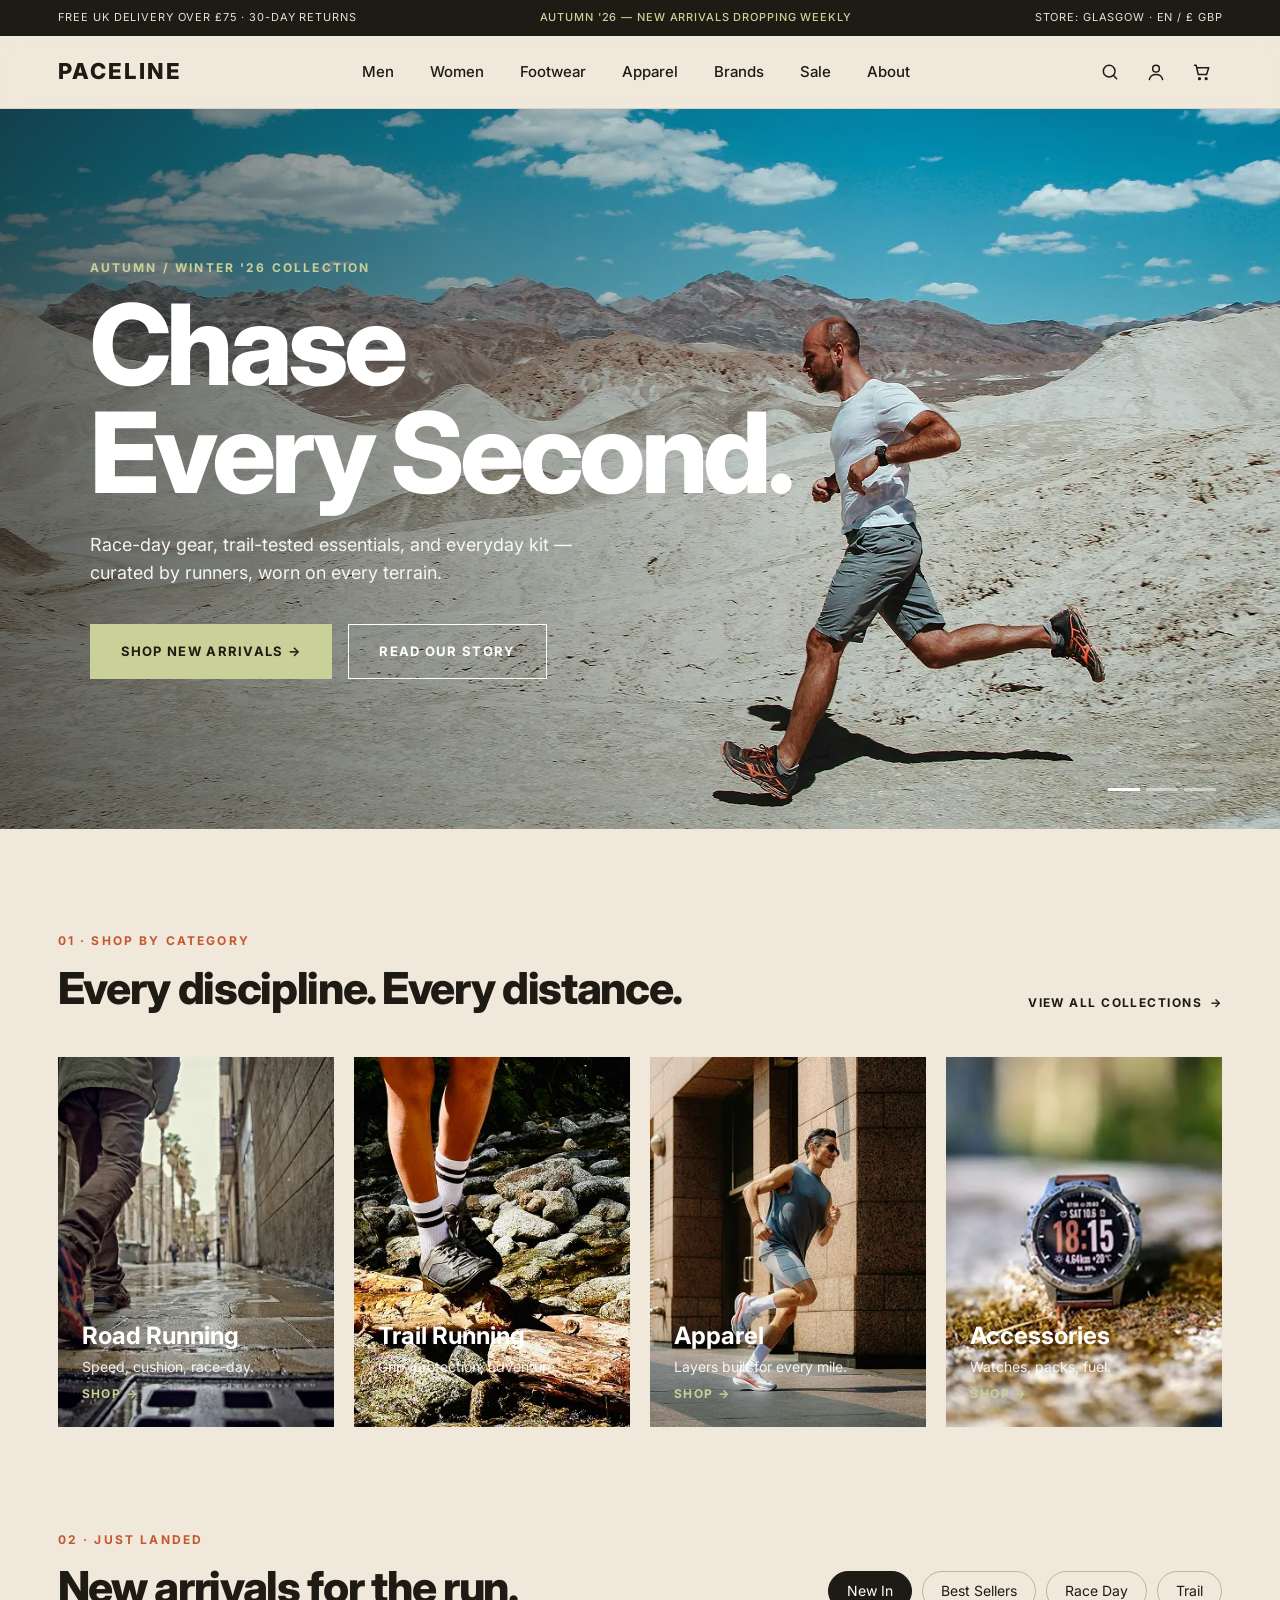
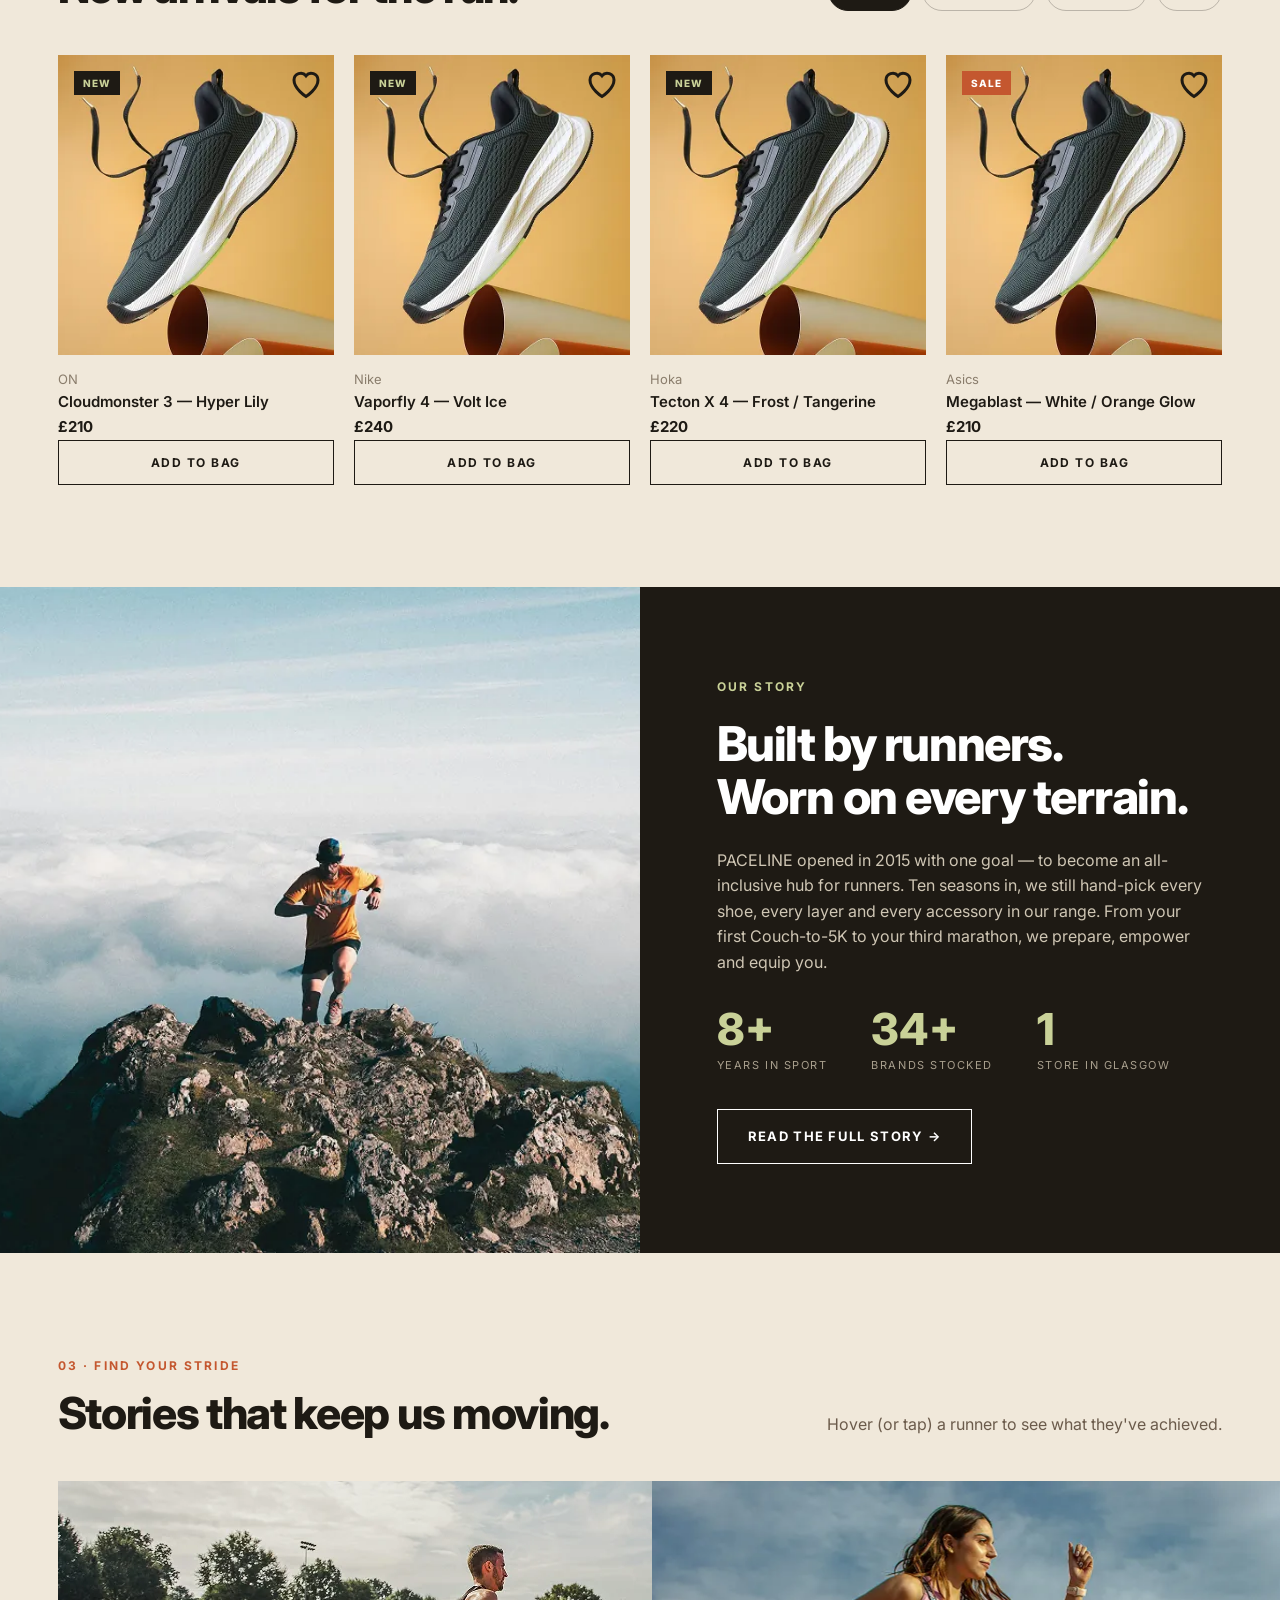
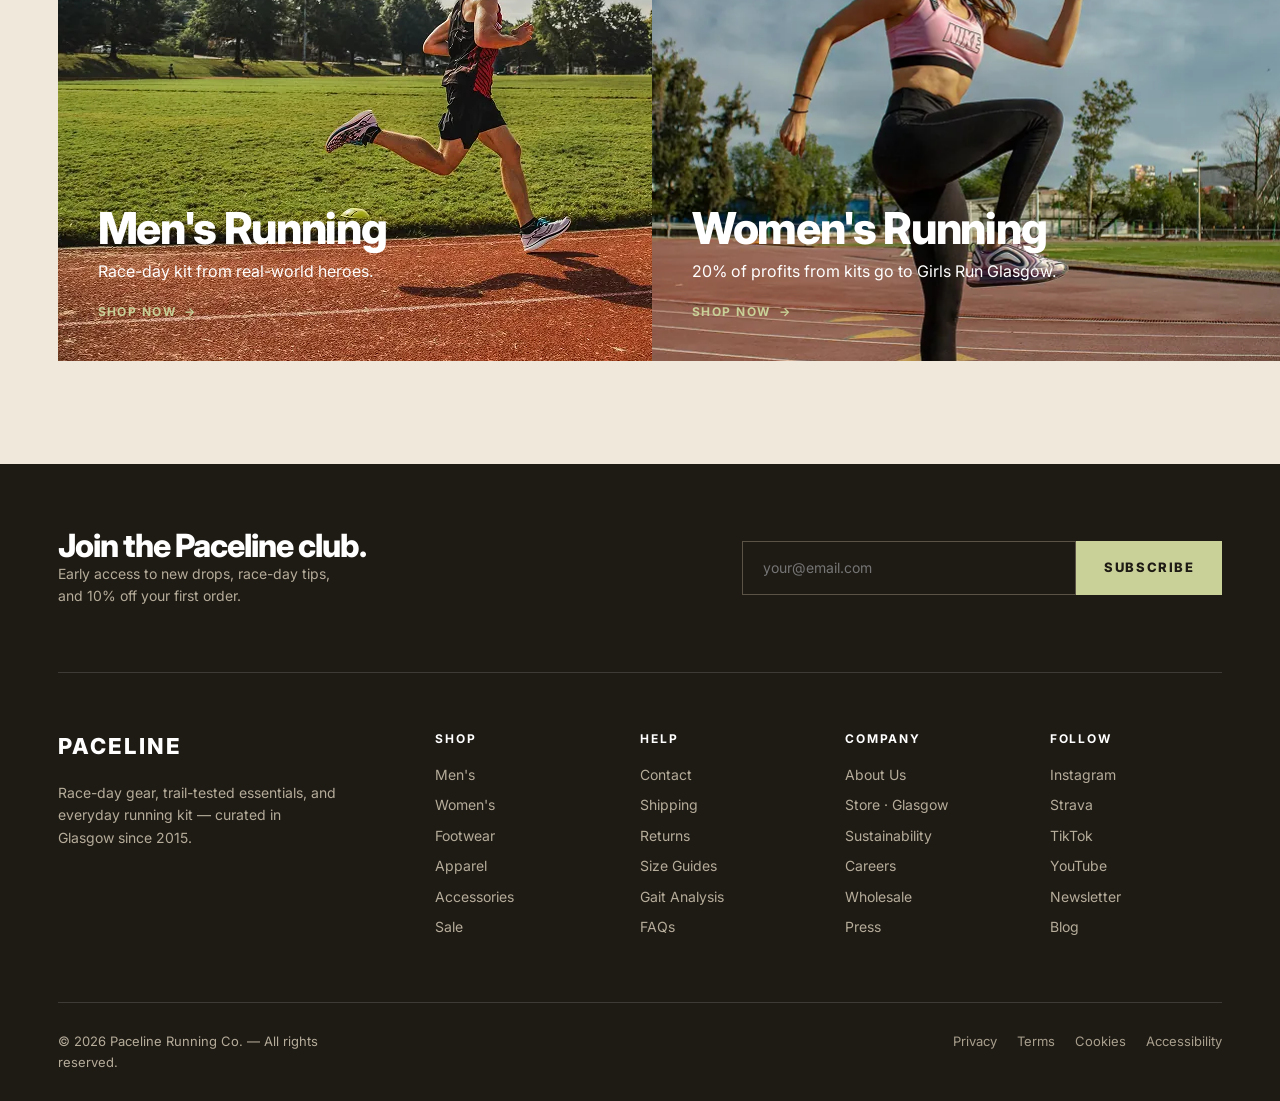
<file: index.html>
<!DOCTYPE html>
<html lang="en">
<head>
<meta charset="utf-8">
<meta name="viewport" content="width=device-width, initial-scale=1">
<title>Paceline — Chase Every Second</title>
<meta name="description" content="Race-day gear, trail-tested essentials and everyday running kit, curated by runners in Glasgow.">
<meta name="theme-color" content="#f0e8da">
<link rel="preconnect" href="https://fonts.googleapis.com"><link rel="preconnect" href="https://fonts.gstatic.com" crossorigin>
<link href="https://fonts.googleapis.com/css2?family=Inter:wght@400;500;600;700;800&display=swap" rel="stylesheet">
<link rel="stylesheet" href="css/style.css">
<script defer src="js/store.js"></script>
<script defer src="js/products.js"></script>
<script defer src="js/main.js"></script>
<script defer src="js/ui.js"></script>
</head>
<body data-page="home">
<a class="skip" href="#main">Skip to content</a>
<div id="top"></div>
<main id="main">

<!-- HERO: rotating, motivating captions over one image -->
<div class="hero">
  <img src="src/Home/hero_section/image1.webp" width="1440" height="720" alt="A runner striding across a sunlit desert ridge" fetchpriority="high">
  <div class="slide">
    <div class="eyebrow">Autumn / Winter '26 collection</div>
    <h1>Chase<br>Every Second.</h1>
    <p>Race-day gear, trail-tested essentials, and everyday kit — curated by runners, worn on every terrain.</p>
    <div class="cta"><a class="btn b-p" href="#arrivals">Shop new arrivals →</a><a class="btn b-o" href="about.html">Read our story</a></div>
  </div>
  <div class="slide">
    <div class="eyebrow">Progress over perfection</div>
    <h1>Every Step<br>Counts.</h1>
    <p>Your first mile matters as much as your thousandth. Lace up — future you is already proud.</p>
    <div class="cta"><a class="btn b-p" href="#categories">Find your discipline →</a><a class="btn b-o" href="#explore">Meet the runners</a></div>
  </div>
  <div class="slide">
    <div class="eyebrow">Your pace. Your race.</div>
    <h1>Run Your<br>Own Race.</h1>
    <p>Slow days, strong days, rainy days — they all move you forward. We'll keep the road beneath you.</p>
    <div class="cta"><a class="btn b-p" href="#arrivals">Shop new arrivals →</a><a class="btn b-o" href="about.html">Visit the store</a></div>
  </div>
  <div class="dots" role="group" aria-label="Choose slide"></div>
</div>

<!-- 01 CATEGORIES -->
<section id="categories"><div class="wrap">
  <div class="sh rv"><div><div class="eyebrow">01 · Shop by category</div><h2>Every discipline. Every distance.</h2></div><a class="link" href="brands.html">View all collections <span>→</span></a></div>
  <div class="grid4 rv">
    <a class="cat" href="footwear.html"><img loading="lazy" src="src/Home/category_section/image1.webp" width="313" height="420" alt=""><h3>Road Running</h3><p>Speed, cushion, race-day.</p><span class="link">Shop →</span></a>
    <a class="cat" href="footwear.html?type=Shoes"><img loading="lazy" src="src/Home/category_section/image2.webp" width="313" height="420" alt=""><h3>Trail Running</h3><p>Grip, protection, adventure.</p><span class="link">Shop →</span></a>
    <a class="cat" href="apparel.html"><img loading="lazy" src="src/Home/category_section/image3.webp" width="313" height="420" alt=""><h3>Apparel</h3><p>Layers built for every mile.</p><span class="link">Shop →</span></a>
    <a class="cat" href="apparel.html?type=Accessories"><img loading="lazy" src="src/Home/category_section/image4.webp" width="313" height="420" alt=""><h3>Accessories</h3><p>Watches, packs, fuel.</p><span class="link">Shop →</span></a>
  </div>
</div></section>

<!-- 02 NEW ARRIVALS -->
<section id="arrivals" style="padding-top:0"><div class="wrap">
  <div class="sh rv"><div><div class="eyebrow">02 · Just landed</div><h2>New arrivals for the run.</h2></div>
    <div class="tabs" role="group" aria-label="Filter products">
      <button data-f="new" aria-pressed="true">New In</button><button data-f="bs" aria-pressed="false">Best Sellers</button><button data-f="race" aria-pressed="false">Race Day</button><button data-f="trail" aria-pressed="false">Trail</button>
    </div></div>
  <div class="grid4 rv">
    <article class="pc" data-tags="new bs"><div class="ph"><span class="tag">NEW</span><button class="heart" aria-pressed="false" aria-label="Save to wishlist"><svg width="18" height="18" viewBox="0 0 24 24" fill="none" stroke="currentColor" stroke-width="2"><path d="M12 21s-8-5-8-11a4.5 4.5 0 0 1 8-2.8A4.5 4.5 0 0 1 20 10c0 6-8 11-8 11z"/></svg></button><img loading="lazy" src="src/Home/arrivals_section/image.webp" width="313" height="340" alt="Dark running shoe with white midsole"></div><small>ON</small><h3>Cloudmonster 3 — Hyper Lily</h3><b>£210</b><button class="add" data-add data-id="p0">Add to bag</button></article>
    <article class="pc" data-tags="new race"><div class="ph"><span class="tag">NEW</span><button class="heart" aria-pressed="false" aria-label="Save to wishlist"><svg width="18" height="18" viewBox="0 0 24 24" fill="none" stroke="currentColor" stroke-width="2"><path d="M12 21s-8-5-8-11a4.5 4.5 0 0 1 8-2.8A4.5 4.5 0 0 1 20 10c0 6-8 11-8 11z"/></svg></button><img loading="lazy" src="src/Home/arrivals_section/image.webp" width="313" height="340" alt="Dark running shoe with white midsole"></div><small>Nike</small><h3>Vaporfly 4 — Volt Ice</h3><b>£240</b><button class="add" data-add data-id="p1">Add to bag</button></article>
    <article class="pc" data-tags="new bs trail"><div class="ph"><span class="tag">NEW</span><button class="heart" aria-pressed="false" aria-label="Save to wishlist"><svg width="18" height="18" viewBox="0 0 24 24" fill="none" stroke="currentColor" stroke-width="2"><path d="M12 21s-8-5-8-11a4.5 4.5 0 0 1 8-2.8A4.5 4.5 0 0 1 20 10c0 6-8 11-8 11z"/></svg></button><img loading="lazy" src="src/Home/arrivals_section/image.webp" width="313" height="340" alt="Dark running shoe with white midsole"></div><small>Hoka</small><h3>Tecton X 4 — Frost / Tangerine</h3><b>£220</b><button class="add" data-add data-id="p2">Add to bag</button></article>
    <article class="pc" data-tags="new race"><div class="ph"><span class="tag s">SALE</span><button class="heart" aria-pressed="false" aria-label="Save to wishlist"><svg width="18" height="18" viewBox="0 0 24 24" fill="none" stroke="currentColor" stroke-width="2"><path d="M12 21s-8-5-8-11a4.5 4.5 0 0 1 8-2.8A4.5 4.5 0 0 1 20 10c0 6-8 11-8 11z"/></svg></button><img loading="lazy" src="src/Home/arrivals_section/image.webp" width="313" height="340" alt="Dark running shoe with white midsole"></div><small>Asics</small><h3>Megablast — White / Orange Glow</h3><b>£210</b><button class="add" data-add data-id="p3">Add to bag</button></article>
  </div>
</div></section>

<!-- STORY -->
<section class="story dark">
  <img loading="lazy" src="src/Home/story_section/image.webp" width="720" height="620" alt="A trail runner on a rocky summit above the clouds">
  <div class="txt rv">
    <div class="eyebrow">Our story</div>
    <h2>Built by runners.<br>Worn on every terrain.</h2>
    <p>PACELINE opened in 2015 with one goal — to become an all-inclusive hub for runners. Ten seasons in, we still hand-pick every shoe, every layer and every accessory in our range. From your first Couch-to-5K to your third marathon, we prepare, empower and equip you.</p>
    <div class="stats"><div><b data-n="10" data-s="+">10+</b><span>Years in sport</span></div><div><b data-n="40" data-s="+">40+</b><span>Brands stocked</span></div><div><b data-n="1">1</b><span>Store in Glasgow</span></div></div>
    <div><a class="btn b-o" href="about.html">Read the full story →</a></div>
  </div>
</section>

<!-- EXPLORE: hover for runner achievements -->
<section id="explore"><div class="wrap">
  <div class="sh rv"><div><div class="eyebrow">03 · Find your stride</div><h2>Stories that keep us moving.</h2></div><p style="color:var(--clay)">Hover (or tap) a runner to see what they've achieved.</p></div>
  <div class="fgrid rv">
    <div class="hv" tabindex="0"><img loading="lazy" src="src/Home/explore_section/image_male.webp" width="644" height="480" alt="Male runner sprinting on a running track">
      <h3>Men's Running</h3><p>Race-day kit from real-world heroes.</p><a class="link" href="men.html">Shop now <span>→</span></a>
      <div class="tip"><strong>Dan K. · Club pacer</strong>Took 9 minutes off his marathon in one season and now paces 3:30 groups every Wednesday.</div></div>
    <div class="hv" tabindex="0"><img loading="lazy" src="src/Home/explore_section/image_female.webp" width="643" height="480" alt="Female runner driving her knee up during a track session">
      <h3>Women's Running</h3><p>20% of profits from kits go to Girls Run Glasgow.</p><a class="link" href="women.html">Shop now <span>→</span></a>
      <div class="tip"><strong>Maya T. · Paceline club captain</strong>Went from Couch-to-5K to a 3:12 marathon in 18 months — now she coaches 40+ first-time runners every season. Your turn next.</div></div>
  </div>
</div></section>

</main>
<div id="ftr"></div>
</body>
</html>
</file>
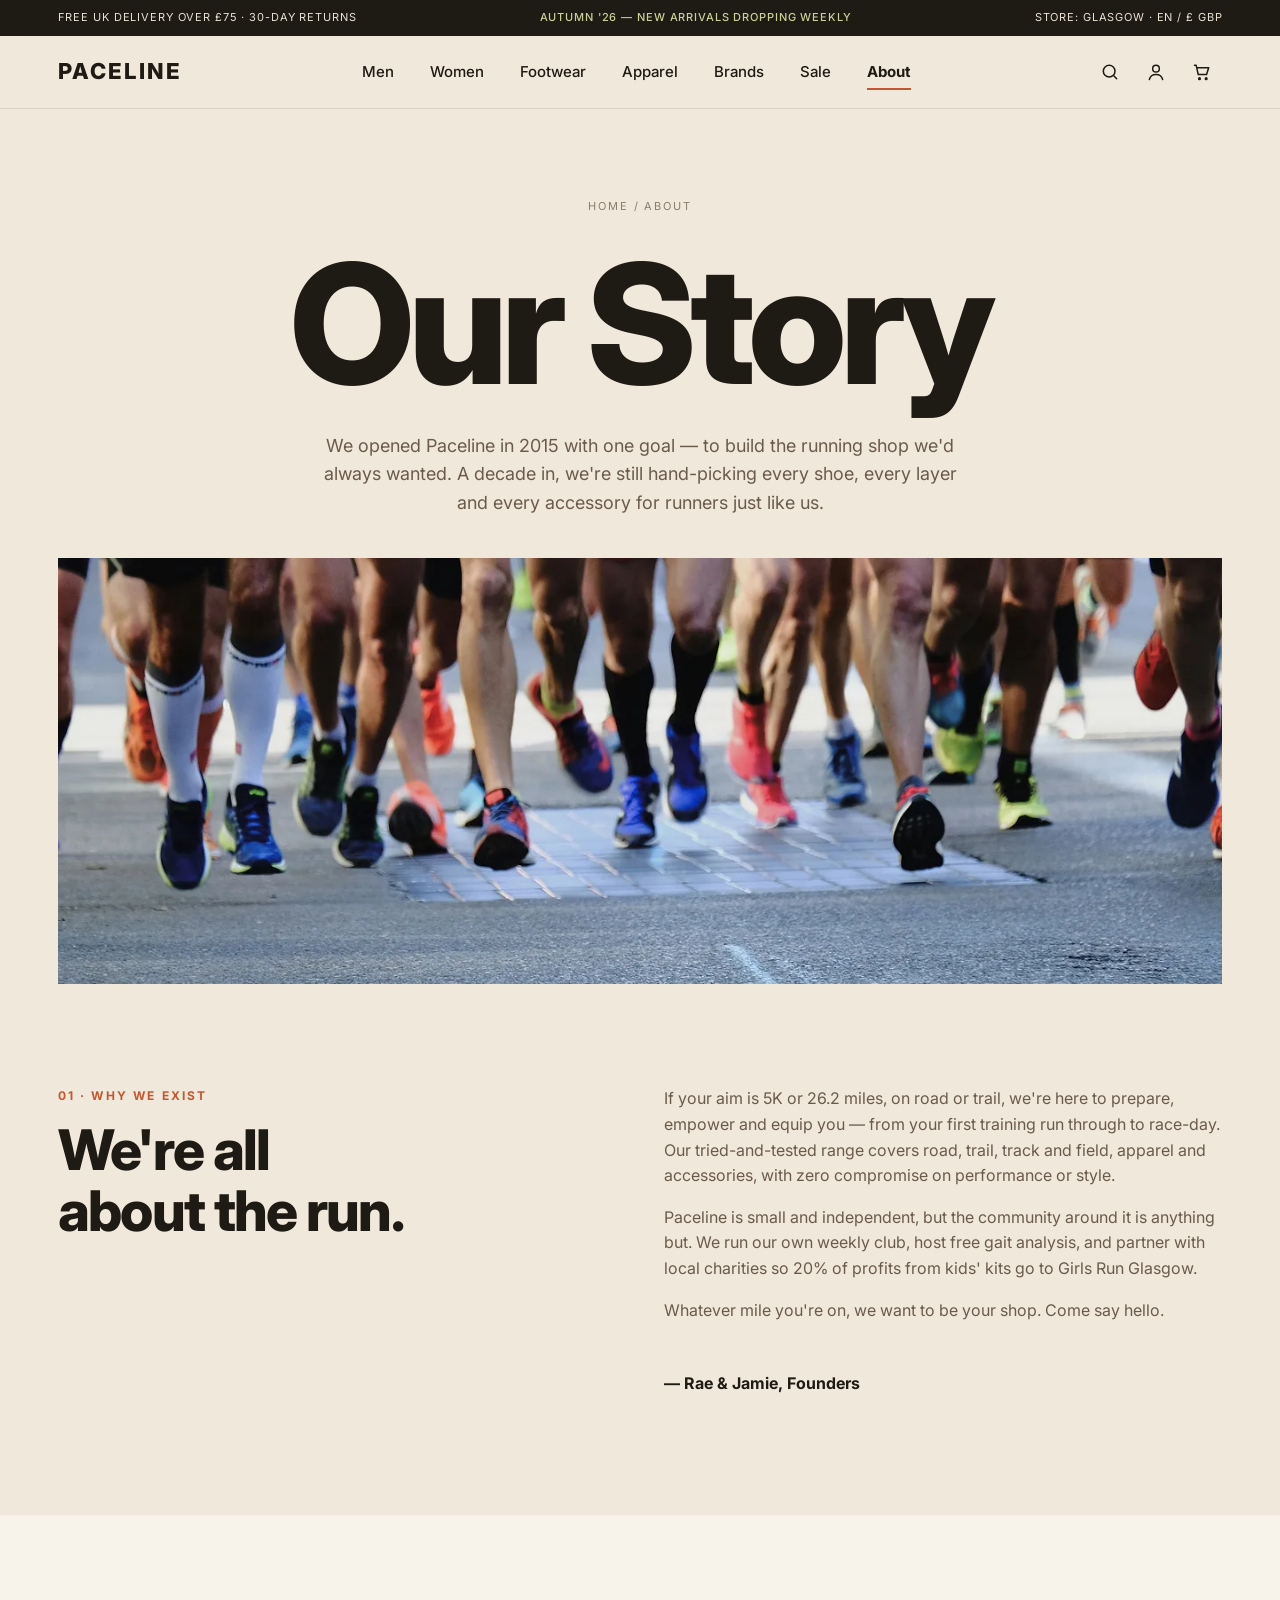
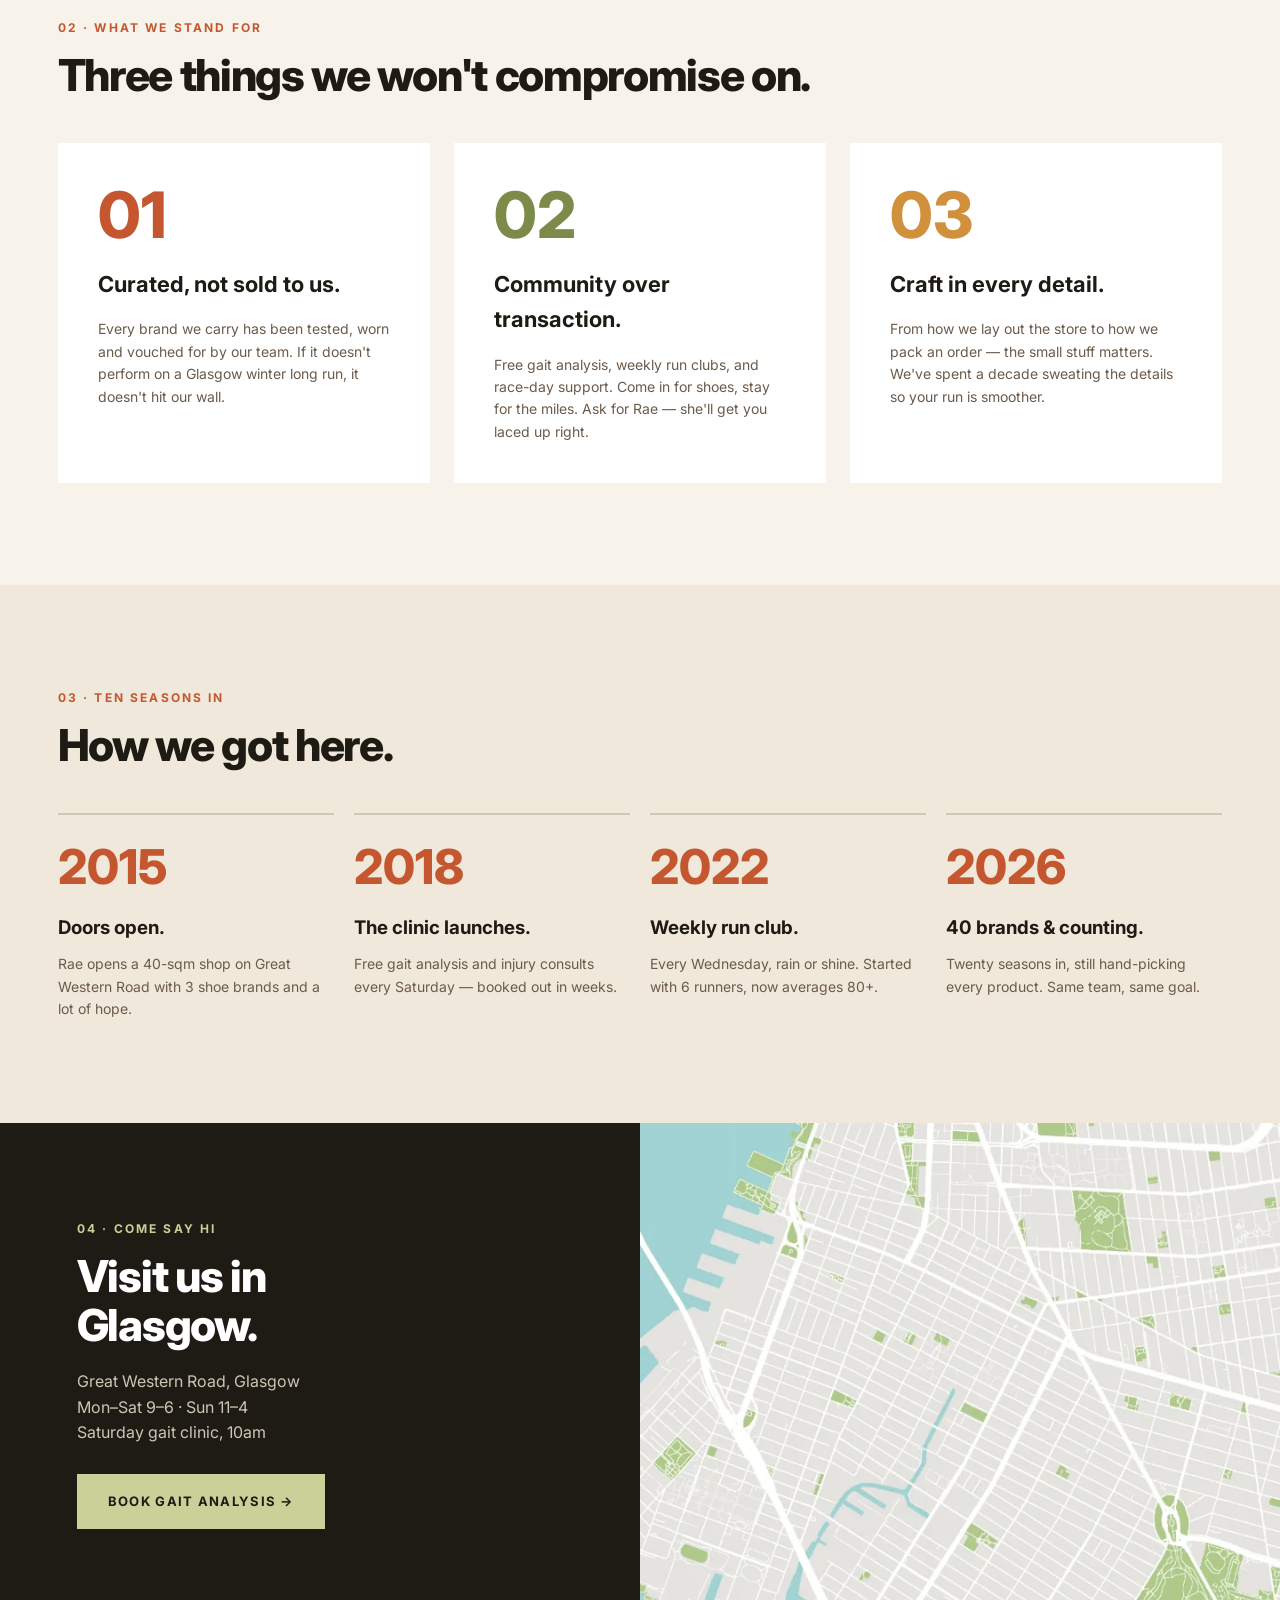
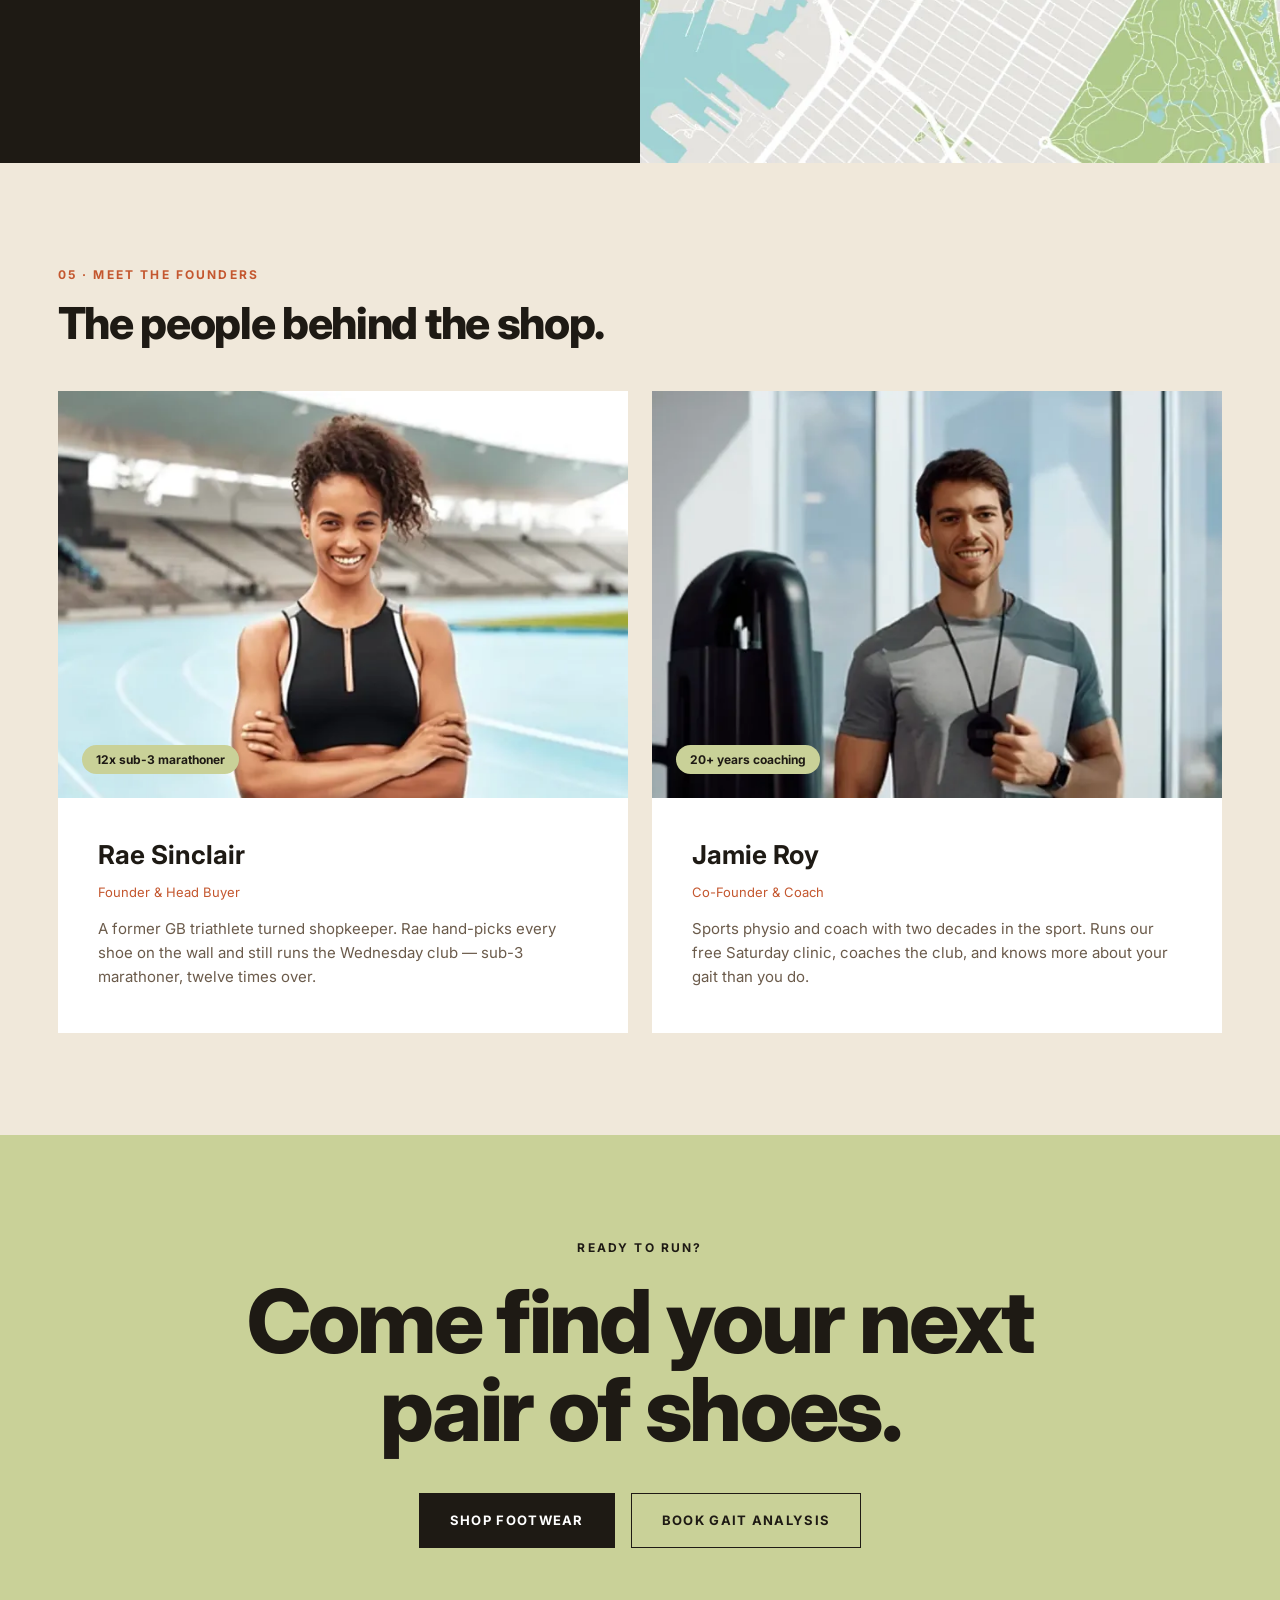
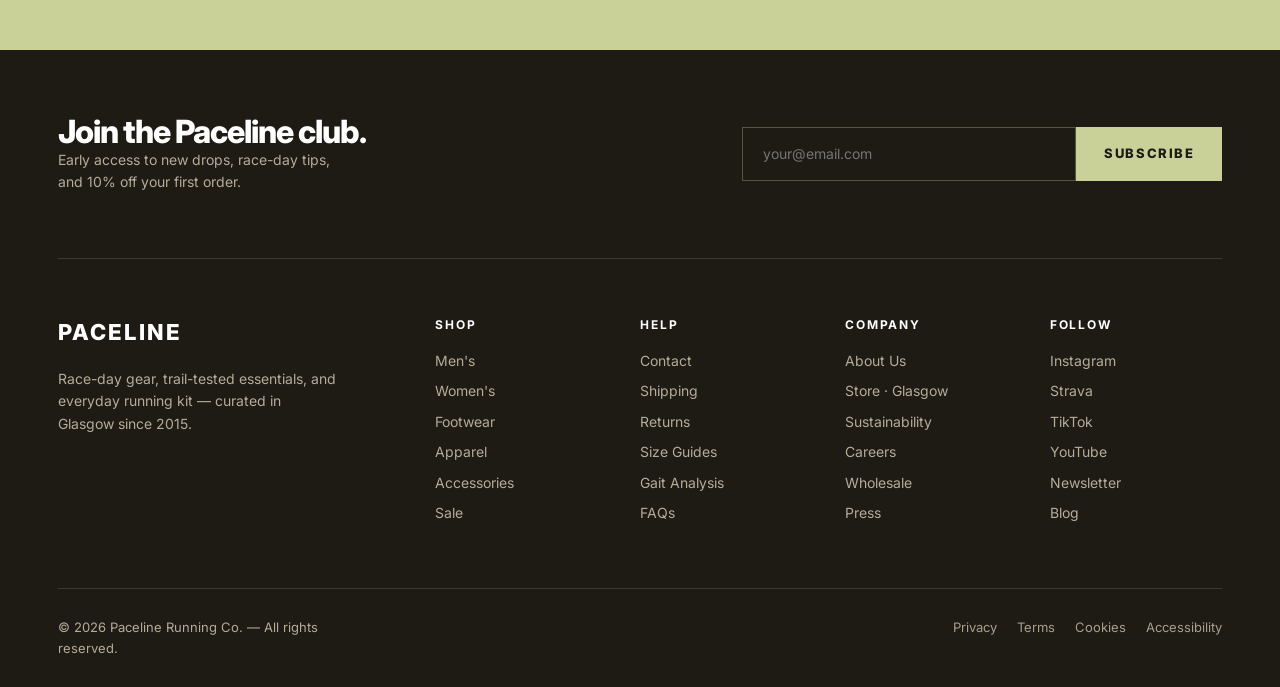
<file: about.html>
<!DOCTYPE html>
<html lang="en">
<head>
<meta charset="utf-8">
<meta name="viewport" content="width=device-width, initial-scale=1">
<title>Our Story — Paceline</title>
<meta name="description" content="Meet the runners behind Paceline, Glasgow's independent running shop since 2015.">
<meta name="theme-color" content="#f0e8da">
<link rel="preconnect" href="https://fonts.googleapis.com"><link rel="preconnect" href="https://fonts.gstatic.com" crossorigin>
<link href="https://fonts.googleapis.com/css2?family=Inter:wght@400;500;600;700;800&display=swap" rel="stylesheet">
<link rel="stylesheet" href="css/style.css">
<script defer src="js/store.js"></script>
<script defer src="js/products.js"></script>
<script defer src="js/main.js"></script>
<script defer src="js/ui.js"></script>
</head>
<body data-page="about">
<a class="skip" href="#main">Skip to content</a>
<div id="top"></div>
<main id="main">

<div class="wrap ah">
  <div class="crumb"><a href="index.html">Home</a> / About</div>
  <h1>Our Story</h1>
  <p>We opened Paceline in 2015 with one goal — to build the running shop we'd always wanted. A decade in, we're still hand-picking every shoe, every layer and every accessory for runners just like us.</p>
</div>
<div class="wrap wide"><img src="src/About/main_story_section/image_joggers.webp" width="1312" height="480" alt="A pack of marathon runners' legs and shoes mid-stride" fetchpriority="high"></div>

<section><div class="wrap why rv">
  <div><div class="eyebrow">01 · Why we exist</div><h2>We're all<br>about the run.</h2></div>
  <div>
    <p>If your aim is 5K or 26.2 miles, on road or trail, we're here to prepare, empower and equip you — from your first training run through to race-day. Our tried-and-tested range covers road, trail, track and field, apparel and accessories, with zero compromise on performance or style.</p>
    <p>Paceline is small and independent, but the community around it is anything but. We run our own weekly club, host free gait analysis, and partner with local charities so 20% of profits from kids' kits go to Girls Run Glasgow.</p>
    <p>Whatever mile you're on, we want to be your shop. Come say hello.</p>
    <p style="margin-top:48px;color:var(--bark)"><b>— Rae &amp; Jamie, Founders</b></p>
  </div>
</div></section>

<section class="alt"><div class="wrap">
  <div class="eyebrow rv">02 · What we stand for</div><h2 class="rv" style="margin-bottom:44px">Three things we won't compromise on.</h2>
  <div class="vals rv">
    <div class="card"><b class="n" style="color:var(--terra)">01</b><h3>Curated, not sold to us.</h3><p>Every brand we carry has been tested, worn and vouched for by our team. If it doesn't perform on a Glasgow winter long run, it doesn't hit our wall.</p></div>
    <div class="card"><b class="n" style="color:var(--moss)">02</b><h3>Community over transaction.</h3><p>Free gait analysis, weekly run clubs, and race-day support. Come in for shoes, stay for the miles. Ask for Rae — she'll get you laced up right.</p></div>
    <div class="card"><b class="n" style="color:var(--ochre)">03</b><h3>Craft in every detail.</h3><p>From how we lay out the store to how we pack an order — the small stuff matters. We've spent a decade sweating the details so your run is smoother.</p></div>
  </div>
</div></section>

<section><div class="wrap">
  <div class="eyebrow rv">03 · Ten seasons in</div><h2 class="rv" style="margin-bottom:44px">How we got here.</h2>
  <div class="tl rv">
    <div><b>2015</b><h3>Doors open.</h3><p>Rae opens a 40-sqm shop on Great Western Road with 3 shoe brands and a lot of hope.</p></div>
    <div><b>2018</b><h3>The clinic launches.</h3><p>Free gait analysis and injury consults every Saturday — booked out in weeks.</p></div>
    <div><b>2022</b><h3>Weekly run club.</h3><p>Every Wednesday, rain or shine. Started with 6 runners, now averages 80+.</p></div>
    <div><b>2026</b><h3>40 brands &amp; counting.</h3><p>Twenty seasons in, still hand-picking every product. Same team, same goal.</p></div>
  </div>
</div></section>

<section class="visit dark">
  <div class="txt rv"><div class="eyebrow">04 · Come say hi</div><h2>Visit us in<br>Glasgow.</h2><address>Great Western Road, Glasgow<br>Mon–Sat 9–6 · Sun 11–4<br>Saturday gait clinic, 10am</address><p style="margin-top:28px"><a class="btn b-p" href="gait.html">Book gait analysis →</a></p></div>
  <img loading="lazy" src="src/About/visit_us_section/map.webp" width="720" height="720" alt="Map showing the Paceline store location">
</section>

<!-- FOUNDERS: hover for achievements -->
<section><div class="wrap">
  <div class="eyebrow rv">05 · Meet the founders</div><h2 class="rv" style="margin-bottom:44px">The people behind the shop.</h2>
  <div class="fgrid rv">
    <article class="fc"><div class="hv" tabindex="0"><img loading="lazy" src="src/About/founders_section/image1.webp" width="644" height="460" alt="Rae Sinclair smiling with arms crossed on a running track"><span class="pill">12x sub-3 marathoner</span>
      <div class="tip"><strong>Achievements</strong>Former GB triathlete · twelve sub-3 marathons · still leads the Wednesday club and proves every runner can go further.</div></div>
      <div><h3>Rae Sinclair</h3><em>Founder &amp; Head Buyer</em><p>A former GB triathlete turned shopkeeper. Rae hand-picks every shoe on the wall and still runs the Wednesday club — sub-3 marathoner, twelve times over.</p></div></article>
    <article class="fc"><div class="hv" tabindex="0"><img loading="lazy" src="src/About/founders_section/image2.webp" width="644" height="460" alt="Jamie Roy holding a tablet and stopwatch"><span class="pill">20+ years coaching</span>
      <div class="tip"><strong>Achievements</strong>Sports physio &amp; coach · two decades guiding runners to PBs · runs our free Saturday gait clinic.</div></div>
      <div><h3>Jamie Roy</h3><em>Co-Founder &amp; Coach</em><p>Sports physio and coach with two decades in the sport. Runs our free Saturday clinic, coaches the club, and knows more about your gait than you do.</p></div></article>
  </div>
</div></section>

<section class="band"><div class="wrap rv">
  <div class="eyebrow">Ready to run?</div><h2>Come find your next<br>pair of shoes.</h2>
  <div class="cta"><a class="btn b-k" href="index.html#arrivals">Shop footwear</a><a class="btn b-d" href="gait.html">Book gait analysis</a></div>
</div></section>

</main>
<div id="ftr"></div>
</body>
</html>
</file>
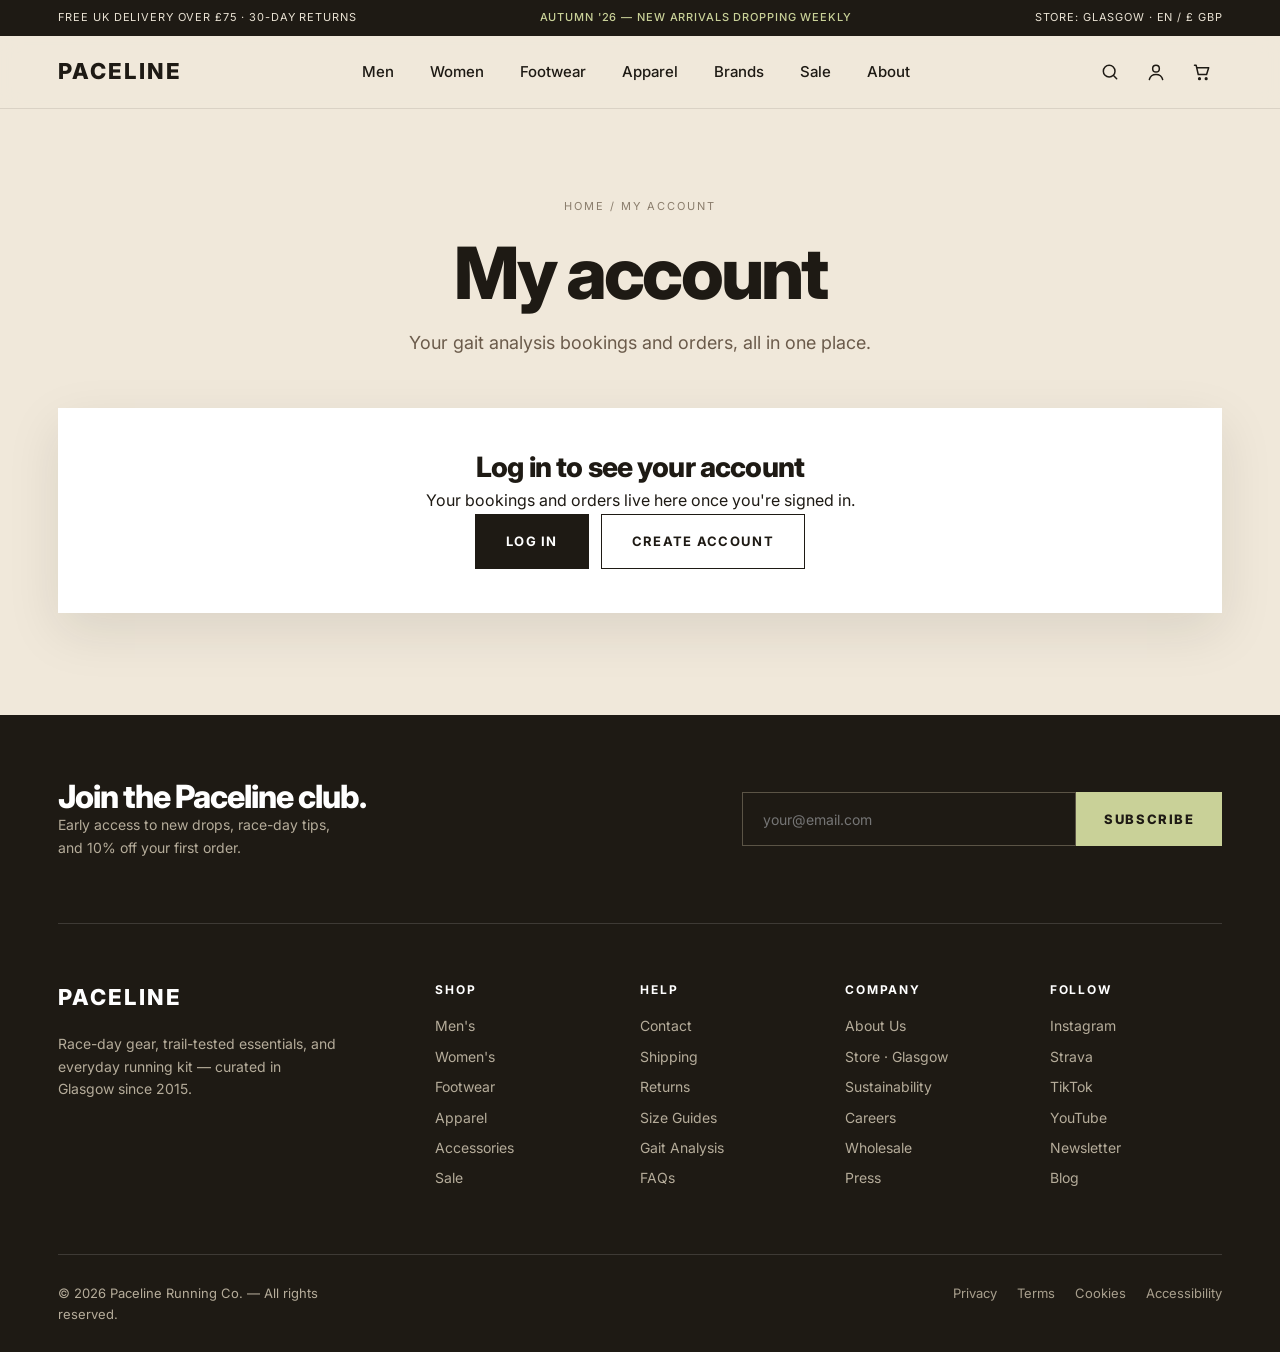
<file: account.html>
<!DOCTYPE html>
<html lang="en">
<head>
<meta charset="utf-8">
<meta name="viewport" content="width=device-width, initial-scale=1">
<title>My Account — Paceline</title>
<meta name="description" content="Manage your Paceline bookings and orders.">
<meta name="theme-color" content="#f0e8da">
<link rel="preconnect" href="https://fonts.googleapis.com"><link rel="preconnect" href="https://fonts.gstatic.com" crossorigin>
<link href="https://fonts.googleapis.com/css2?family=Inter:wght@400;500;600;700;800&display=swap" rel="stylesheet">
<link rel="stylesheet" href="css/style.css">
<script defer src="js/store.js"></script>
<script defer src="js/products.js"></script>
<script defer src="js/main.js"></script>
<script defer src="js/ui.js"></script>
<script defer src="js/account.js"></script>
</head>
<body data-page="account">
<a class="skip" href="#main">Skip to content</a>
<div id="top"></div>
<main id="main">

<div class="wrap ah sp">
  <div class="crumb"><a href="index.html">Home</a> / My account</div>
  <h1 class="long">My account</h1>
  <p>Your gait analysis bookings and orders, all in one place.</p>
</div>
<section style="padding-top:10px"><div class="wrap" id="acc"></div></section>
</main>
<div id="ftr"></div>
</body>
</html>
</file>
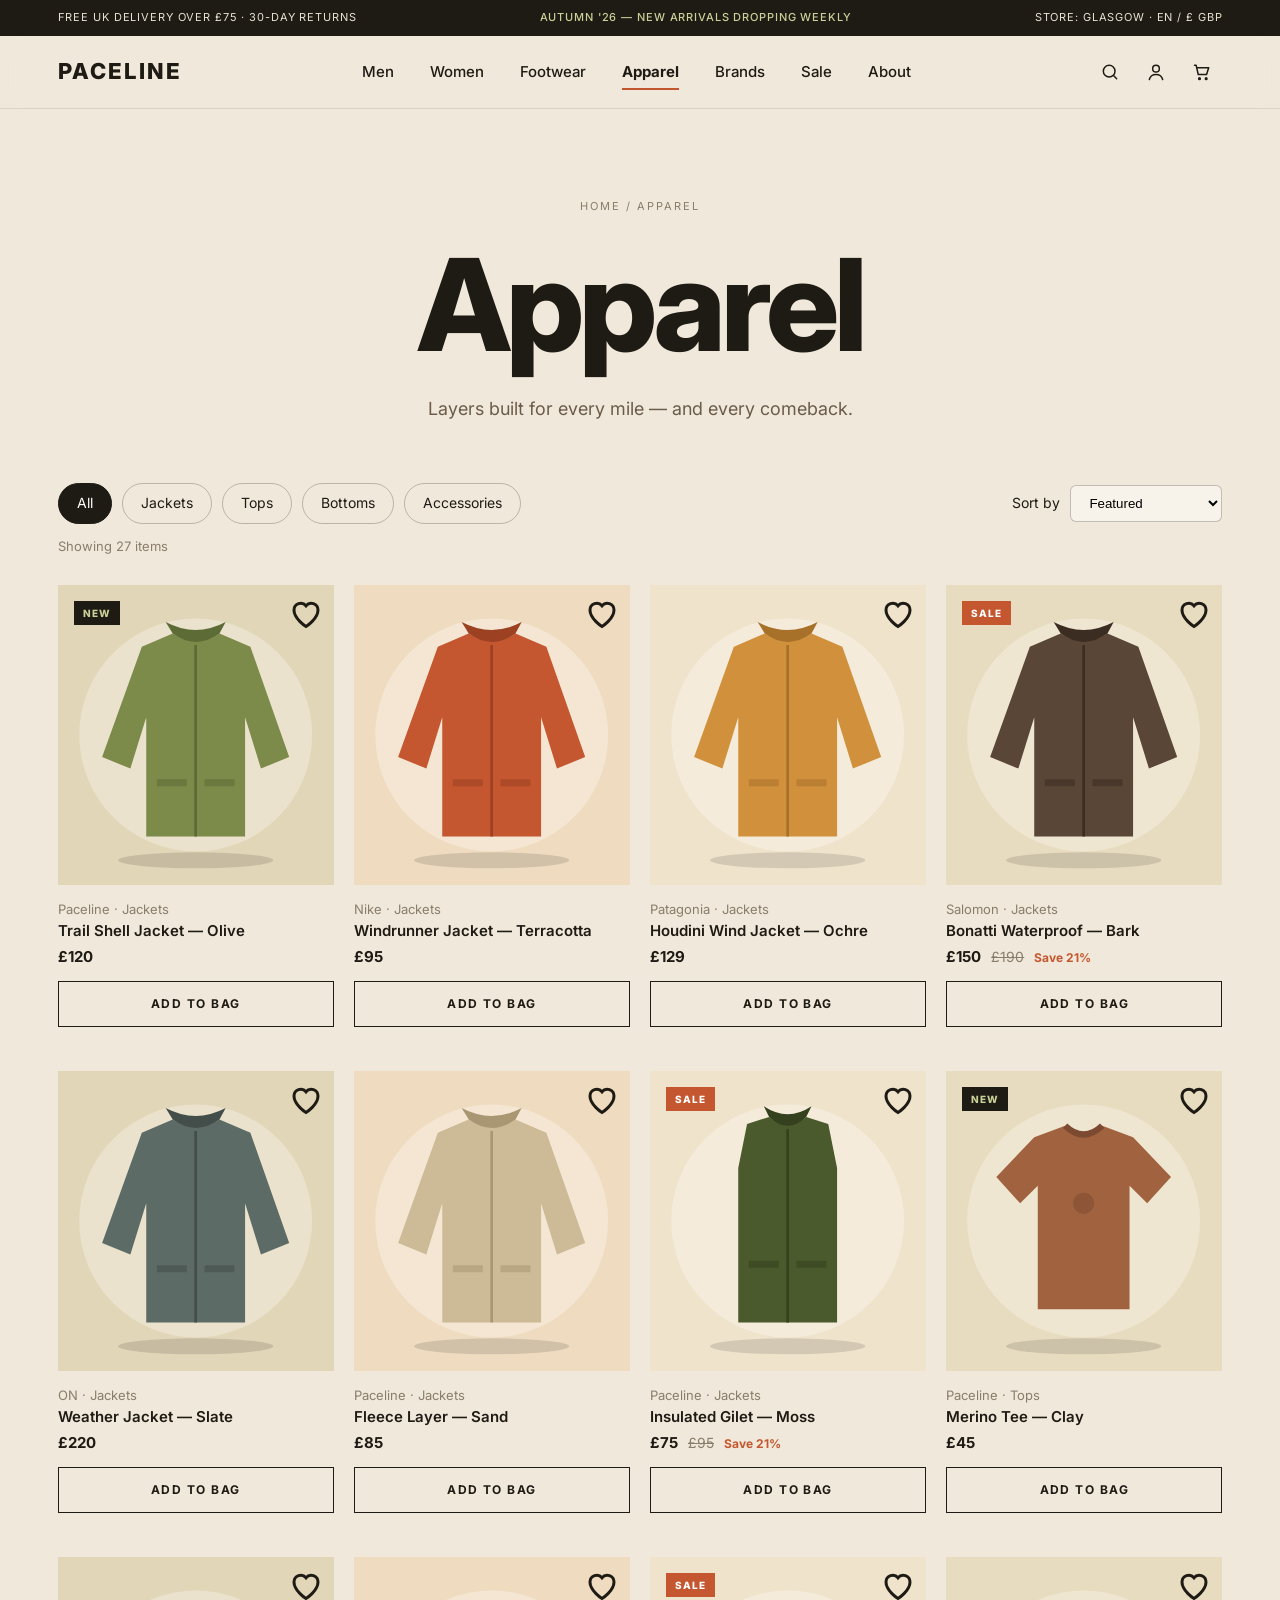
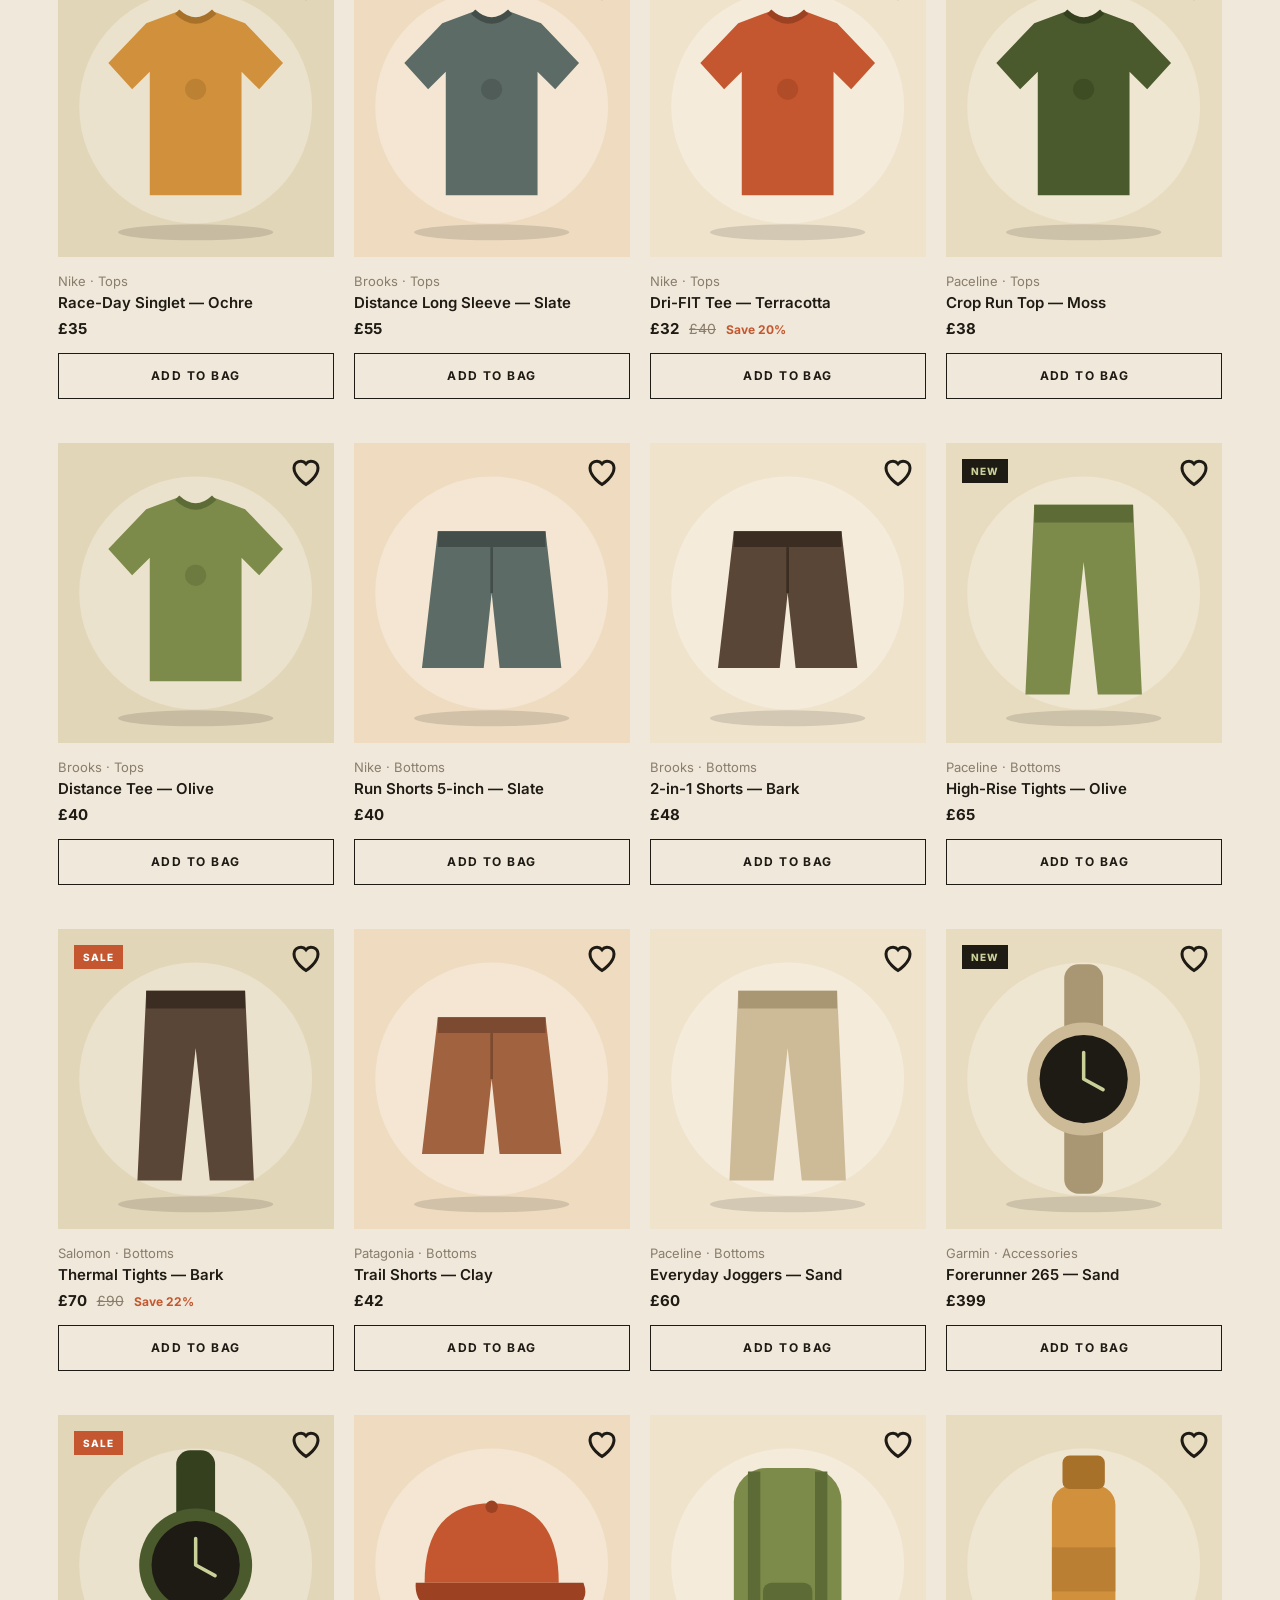
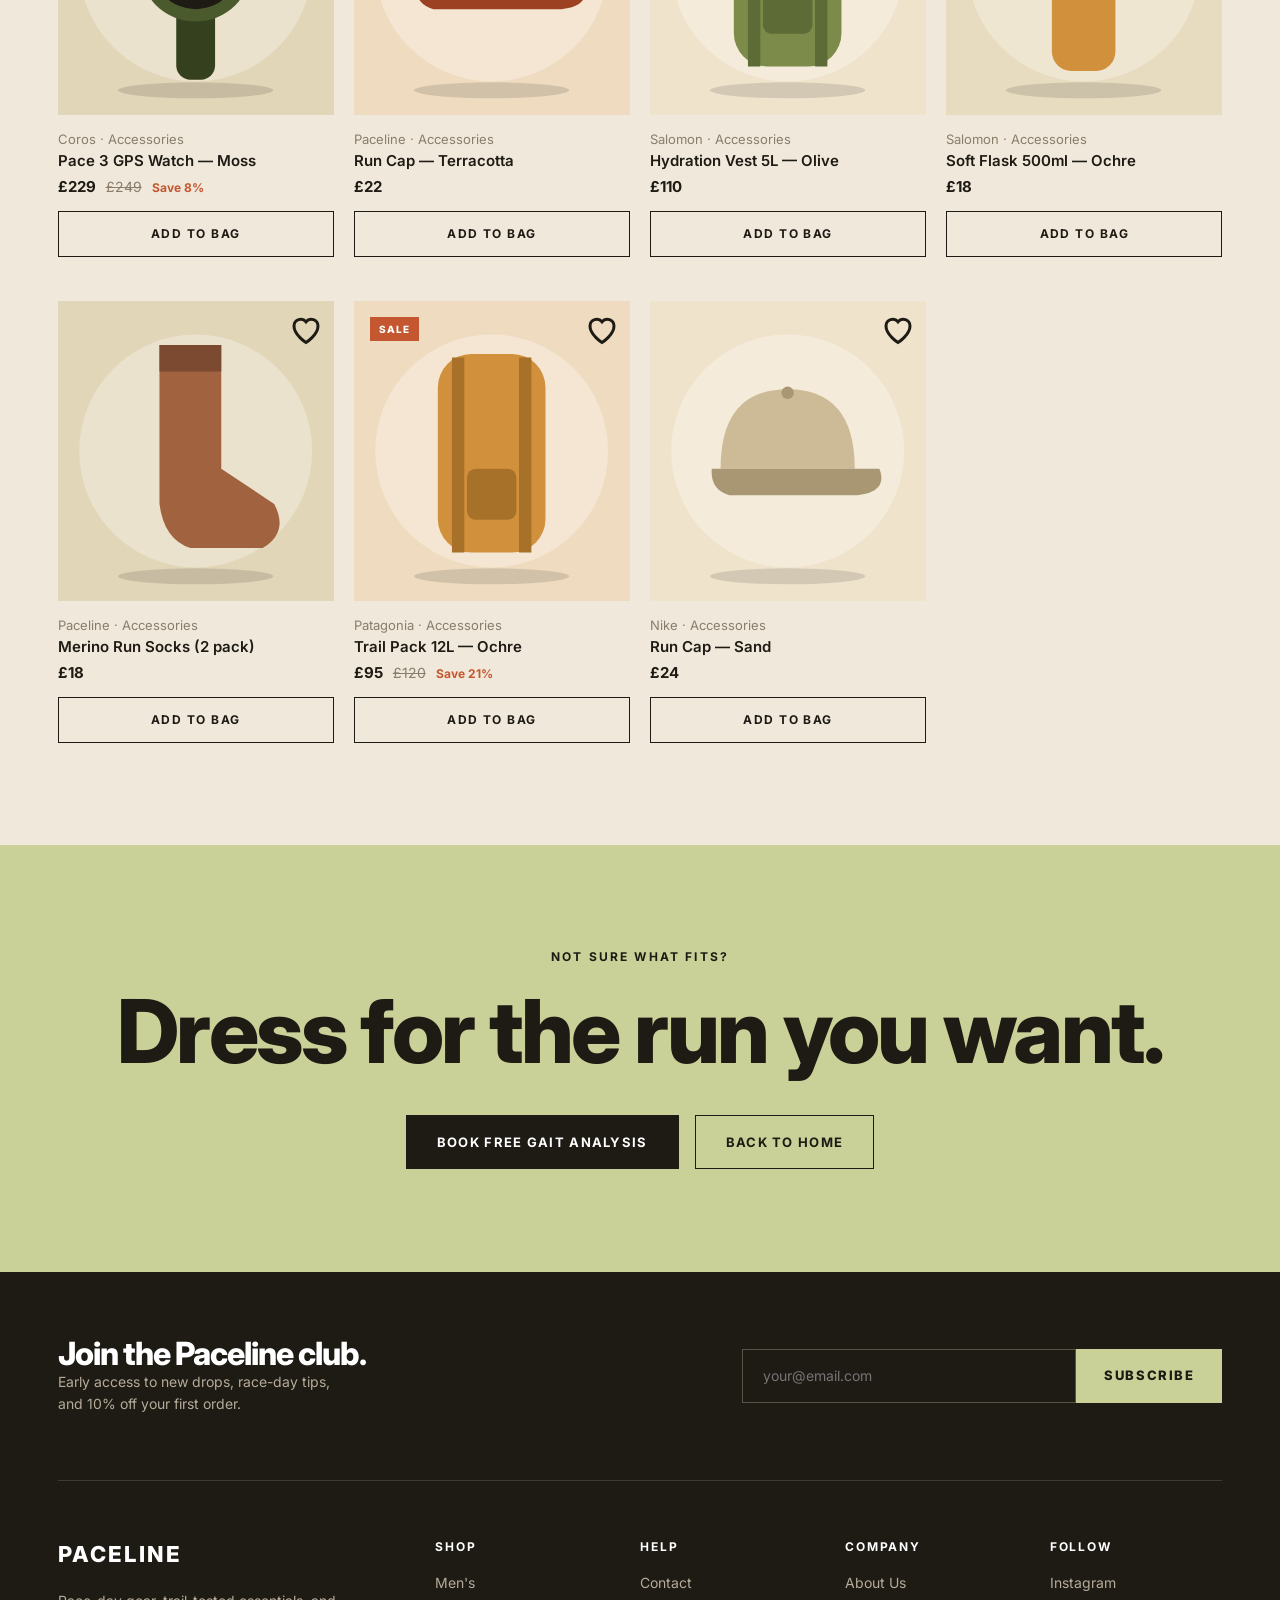
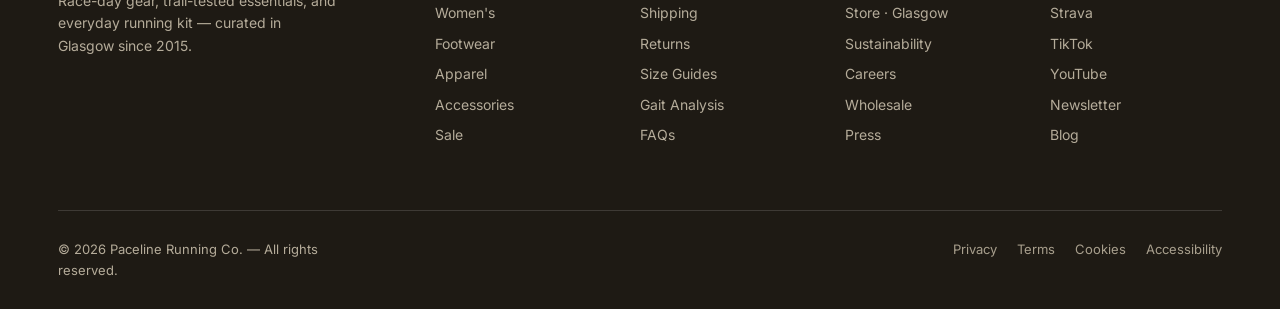
<file: apparel.html>
<!DOCTYPE html>
<html lang="en">
<head>
<meta charset="utf-8">
<meta name="viewport" content="width=device-width, initial-scale=1">
<title>Apparel — Paceline</title>
<meta name="description" content="Jackets, tops, bottoms and accessories for runners.">
<meta name="theme-color" content="#f0e8da">
<link rel="preconnect" href="https://fonts.googleapis.com"><link rel="preconnect" href="https://fonts.gstatic.com" crossorigin>
<link href="https://fonts.googleapis.com/css2?family=Inter:wght@400;500;600;700;800&display=swap" rel="stylesheet">
<link rel="stylesheet" href="css/style.css">
<script defer src="js/store.js"></script>
<script defer src="js/products.js"></script>
<script defer src="js/main.js"></script>
<script defer src="js/ui.js"></script>
<script defer src="js/shop.js"></script>
</head>
<body data-page="apparel" data-cat="apparel" data-filter="group">
<a class="skip" href="#main">Skip to content</a>
<div id="top"></div>
<main id="main">

<div class="wrap ah sp">
  <div class="crumb"><a href="index.html">Home</a> / Apparel</div>
  <h1>Apparel</h1>
  <p id="pcap">Layers built for every mile — and every comeback.</p>
  
</div>

<section style="padding-top:20px"><div class="wrap">
  <div class="shopbar">
    <div class="fl" id="filters" role="group" aria-label="Filter products"></div>
    <label class="srt">Sort by
      <select id="sort"><option value="feat">Featured</option><option value="low">Price: low to high</option><option value="high">Price: high to low</option><option value="az">Name: A–Z</option></select>
    </label>
  </div>
  <p id="count" role="status"></p>
  <div class="grid4" id="grid"></div>
</div></section>

<section class="band"><div class="wrap rv">
  <div class="eyebrow">Not sure what fits?</div><h2>Dress for the run you want.</h2>
  <div class="cta"><a class="btn b-k" href="gait.html">Book free gait analysis</a><a class="btn b-d" href="index.html">Back to home</a></div>
</div></section>
</main>
<div id="ftr"></div>
</body>
</html>
</file>
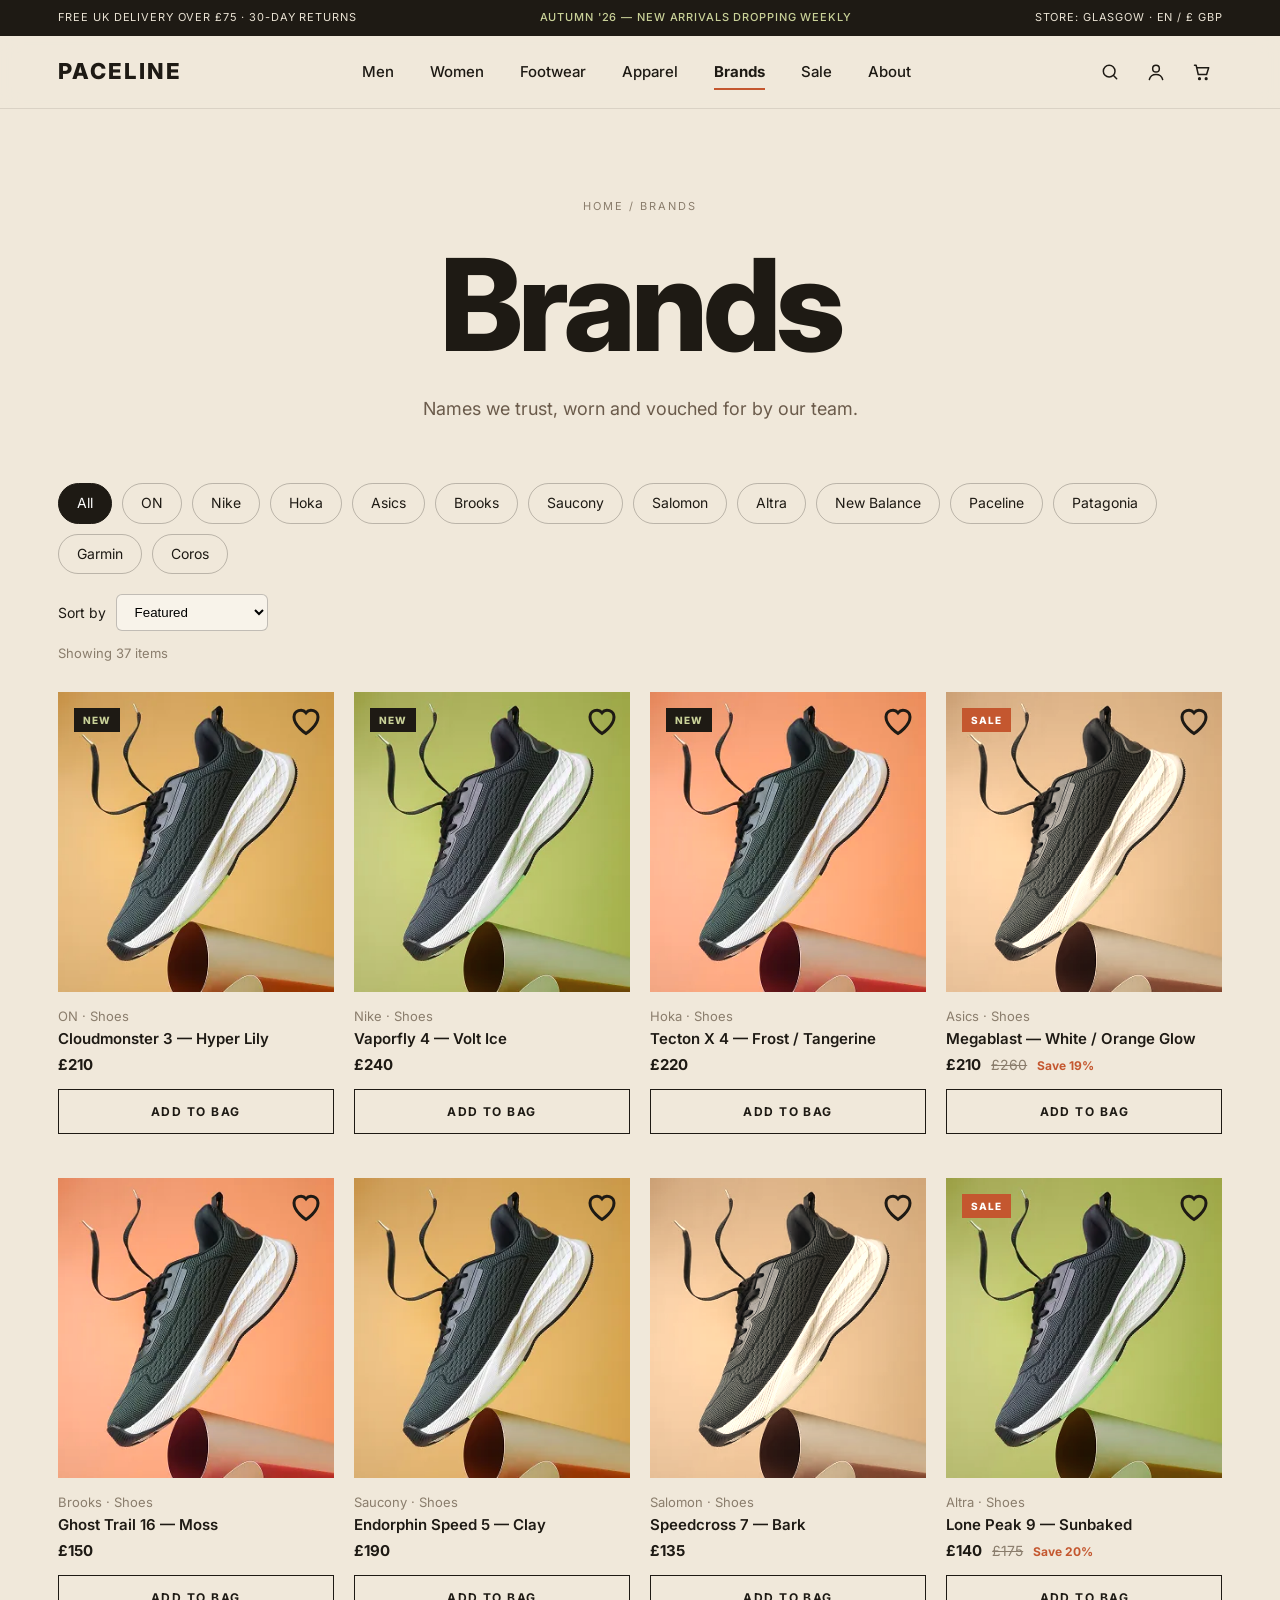
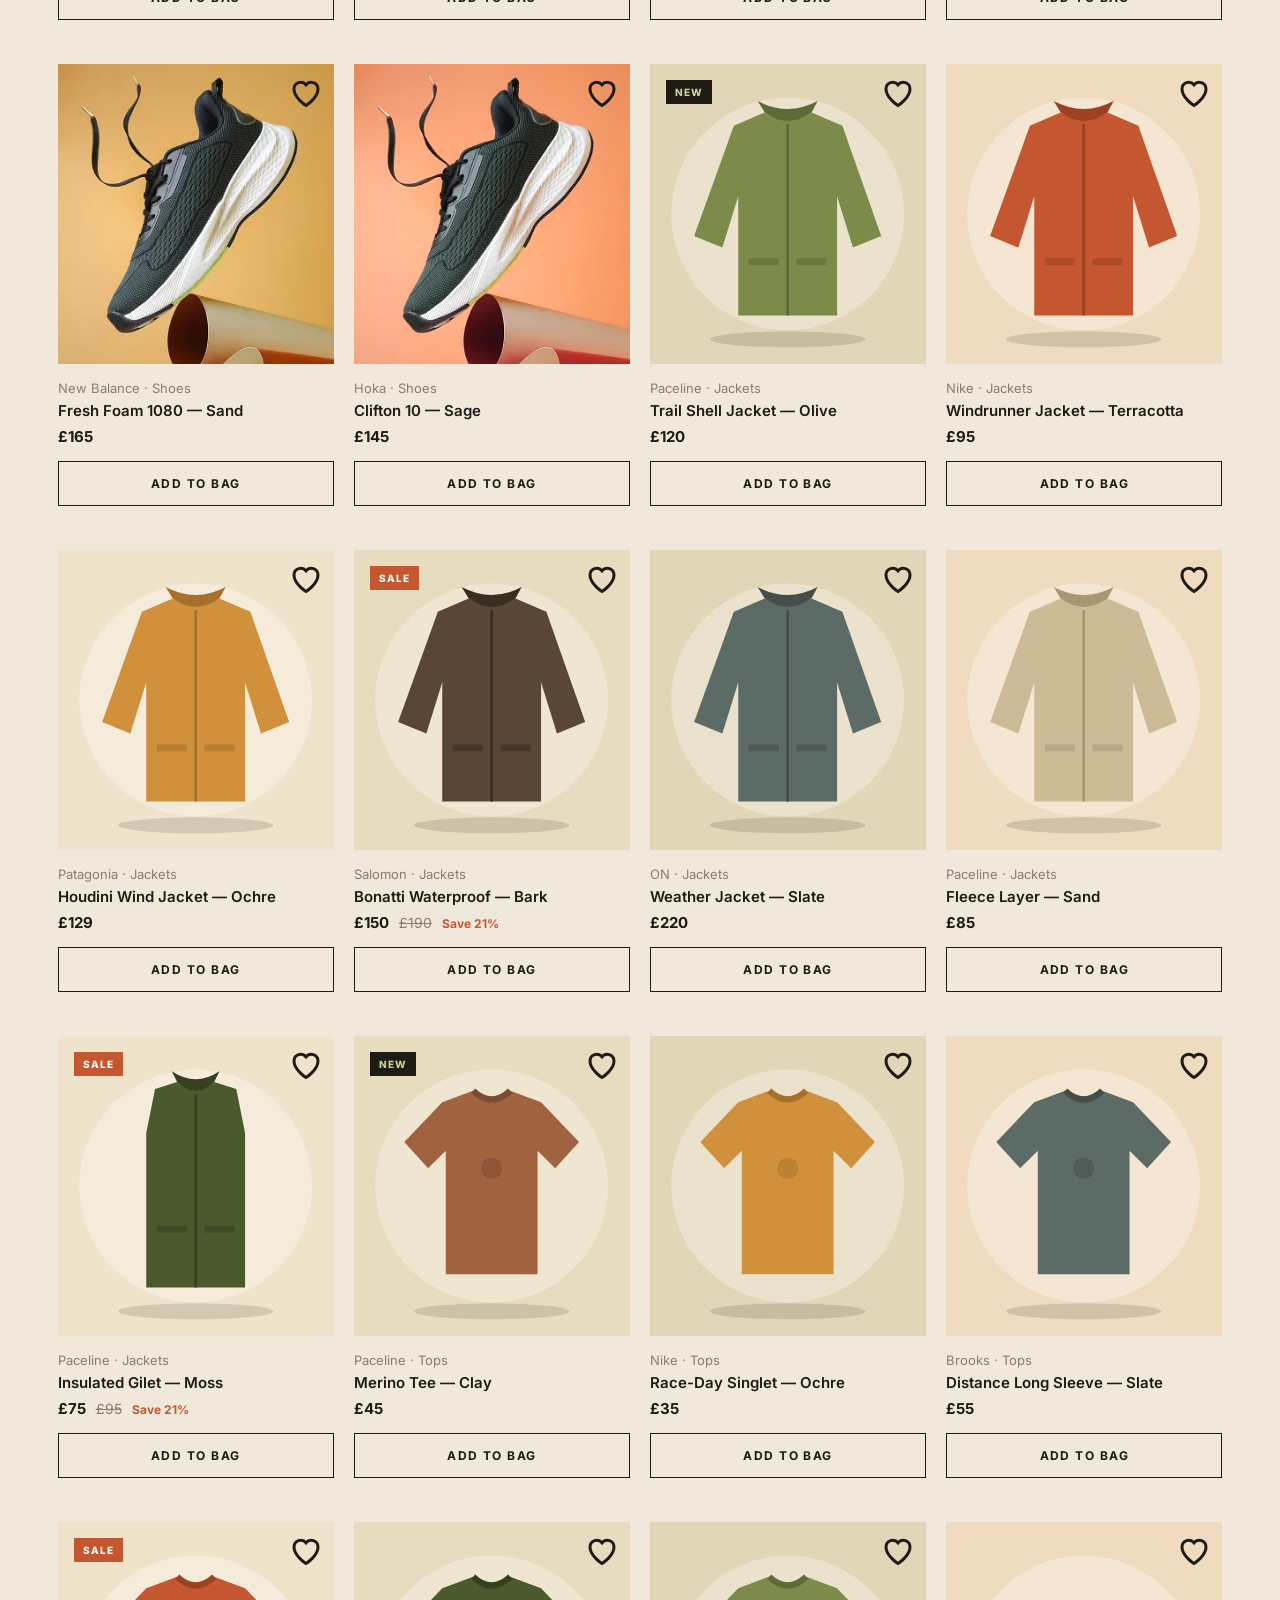
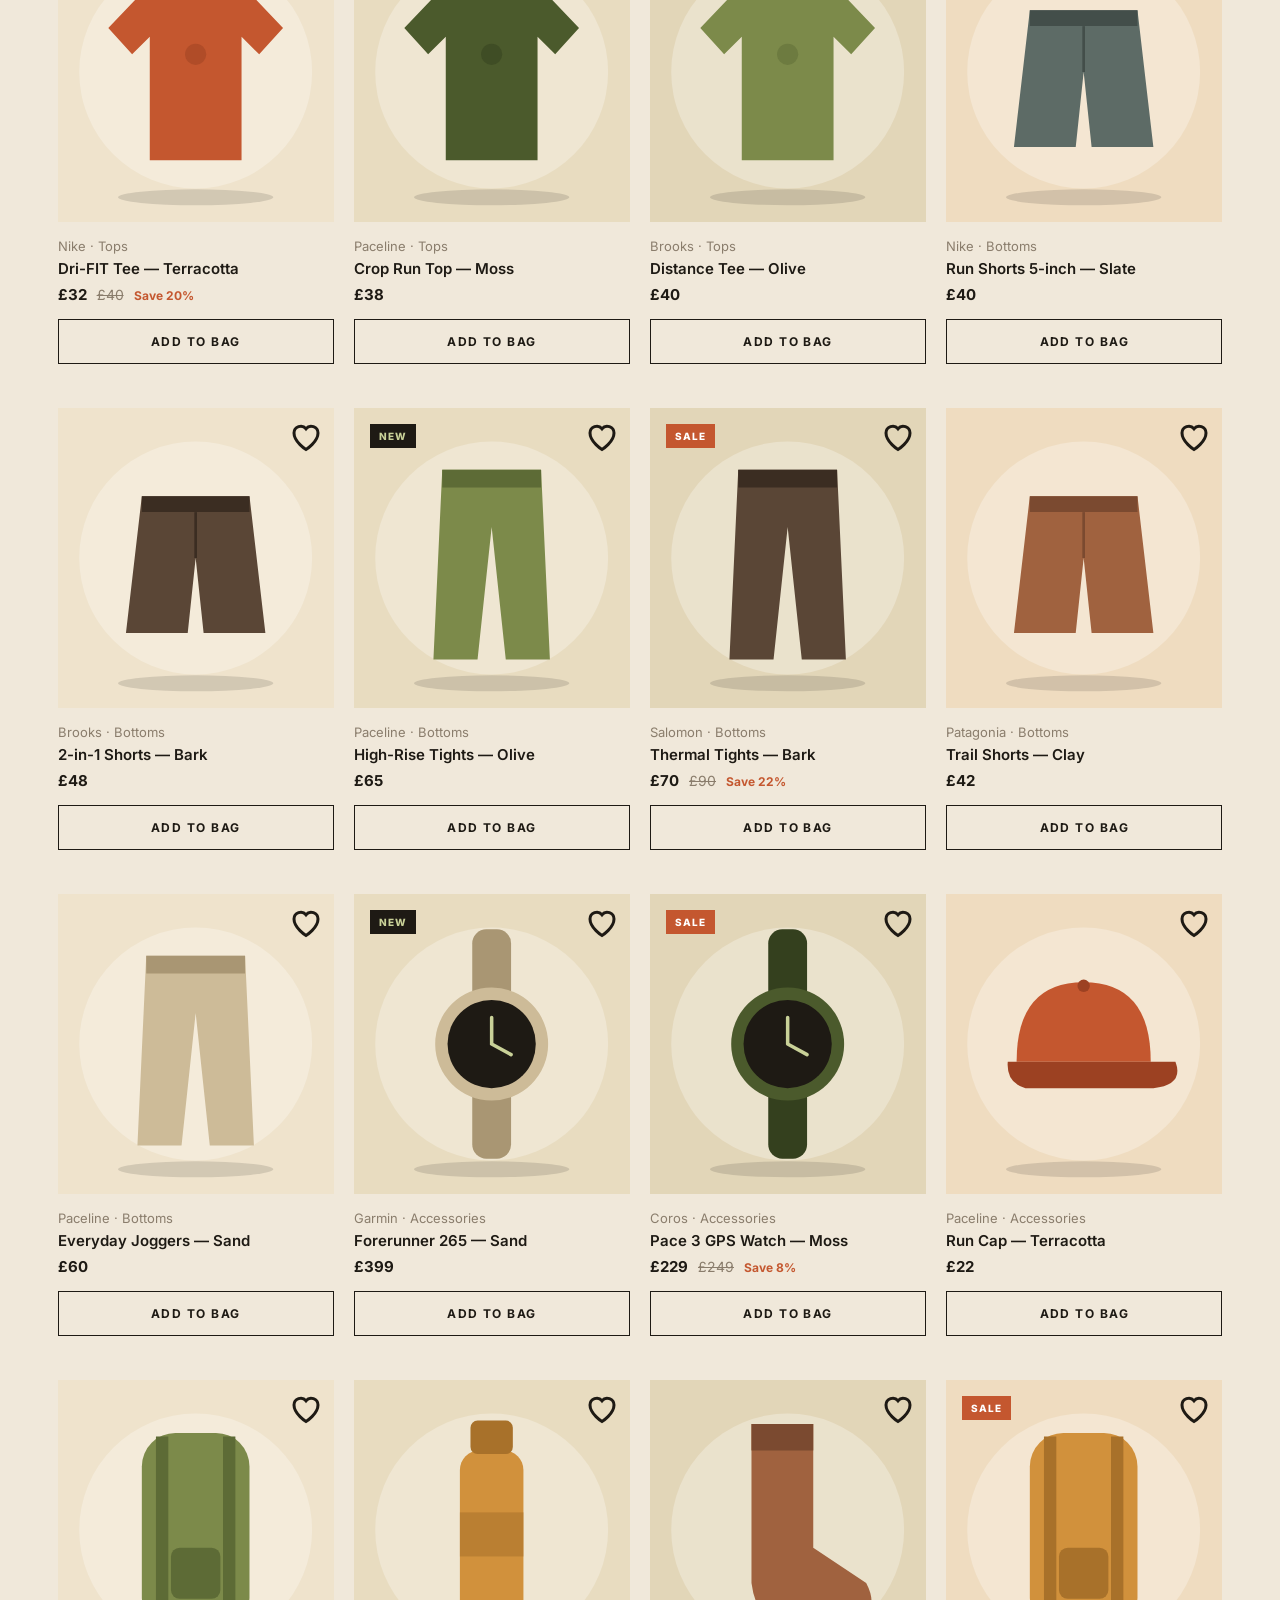
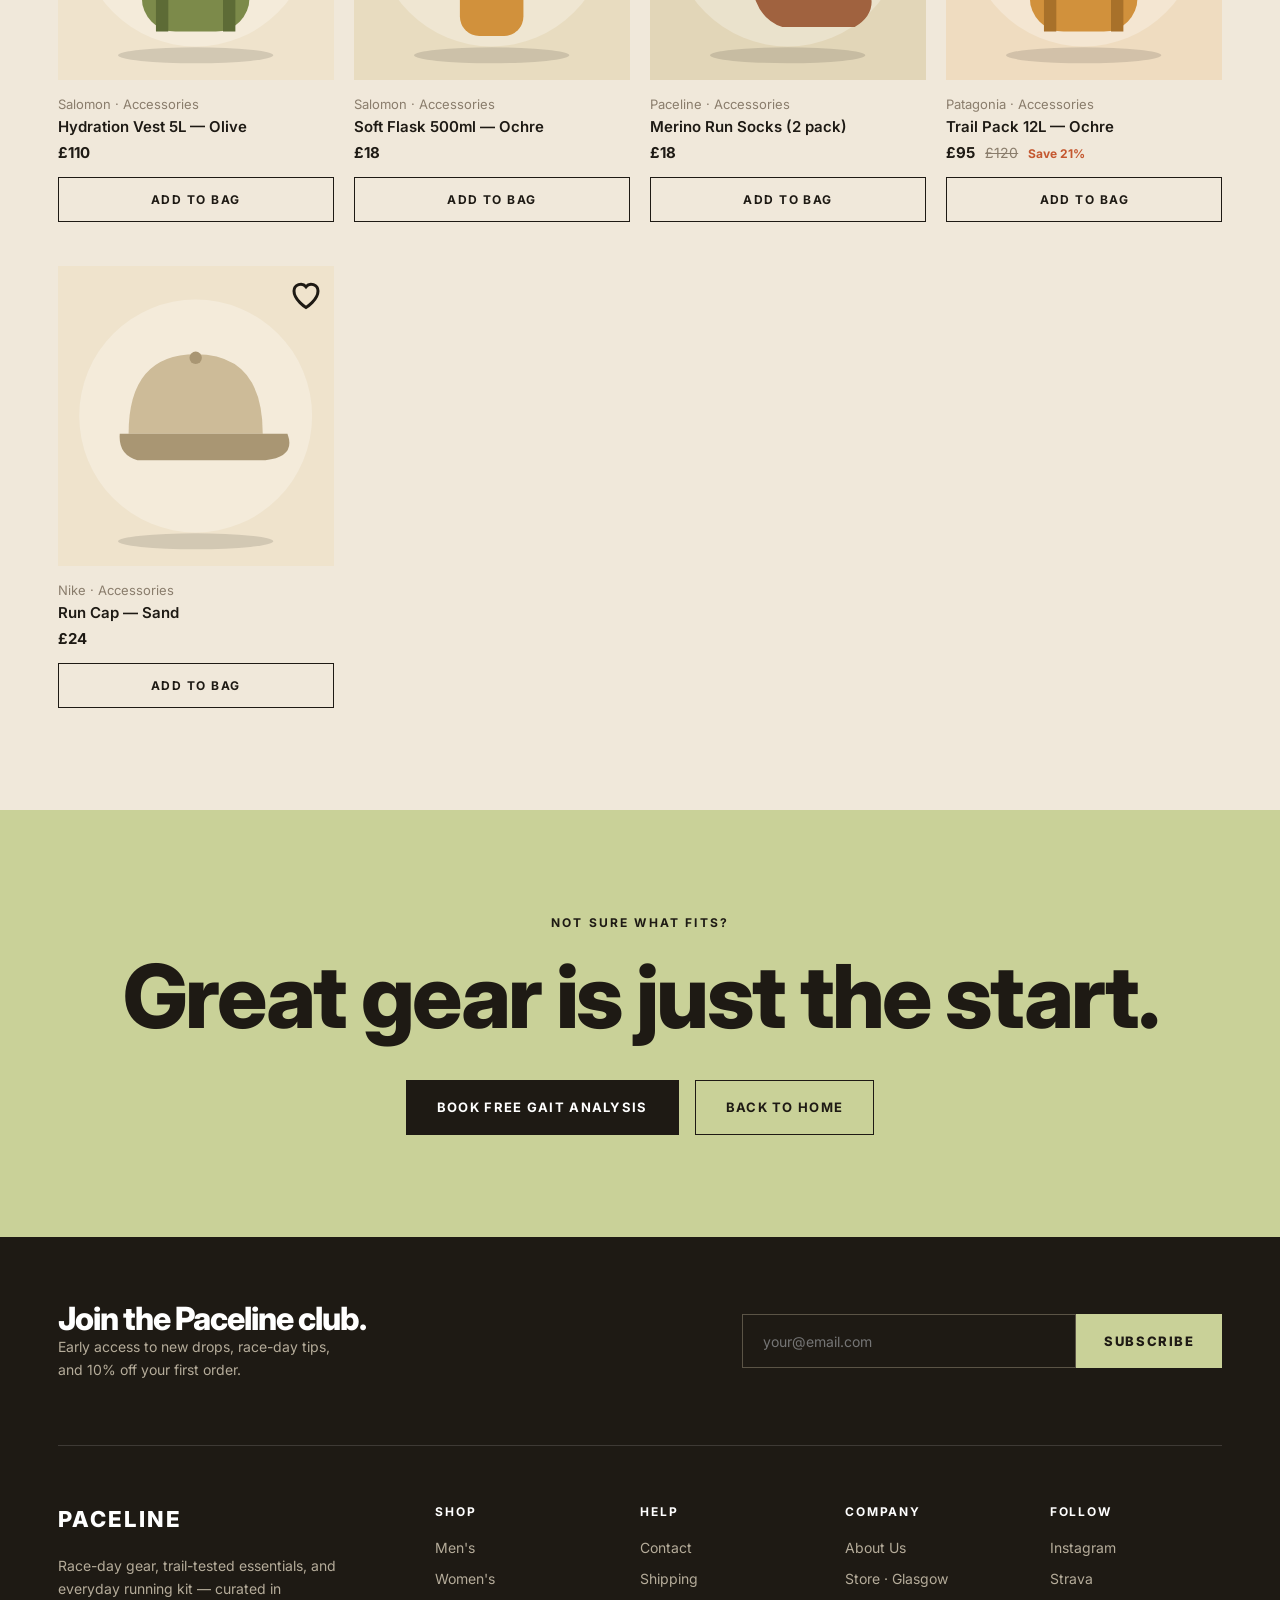
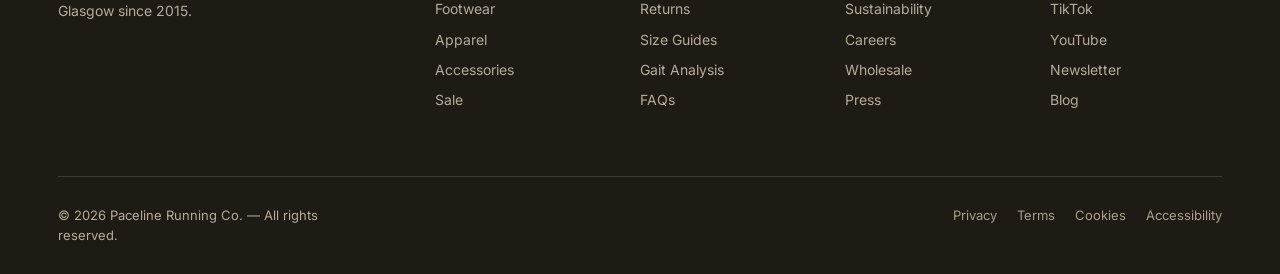
<file: brands.html>
<!DOCTYPE html>
<html lang="en">
<head>
<meta charset="utf-8">
<meta name="viewport" content="width=device-width, initial-scale=1">
<title>Brands — Paceline</title>
<meta name="description" content="Shop running brands including ON, Nike, Hoka, Asics, Brooks and more.">
<meta name="theme-color" content="#f0e8da">
<link rel="preconnect" href="https://fonts.googleapis.com"><link rel="preconnect" href="https://fonts.gstatic.com" crossorigin>
<link href="https://fonts.googleapis.com/css2?family=Inter:wght@400;500;600;700;800&display=swap" rel="stylesheet">
<link rel="stylesheet" href="css/style.css">
<script defer src="js/store.js"></script>
<script defer src="js/products.js"></script>
<script defer src="js/main.js"></script>
<script defer src="js/ui.js"></script>
<script defer src="js/shop.js"></script>
</head>
<body data-page="brands" data-cat="brands" data-filter="brand">
<a class="skip" href="#main">Skip to content</a>
<div id="top"></div>
<main id="main">

<div class="wrap ah sp">
  <div class="crumb"><a href="index.html">Home</a> / Brands</div>
  <h1>Brands</h1>
  <p id="pcap">Names we trust, worn and vouched for by our team.</p>
  
</div>

<section style="padding-top:20px"><div class="wrap">
  <div class="shopbar">
    <div class="fl" id="filters" role="group" aria-label="Filter products"></div>
    <label class="srt">Sort by
      <select id="sort"><option value="feat">Featured</option><option value="low">Price: low to high</option><option value="high">Price: high to low</option><option value="az">Name: A–Z</option></select>
    </label>
  </div>
  <p id="count" role="status"></p>
  <div class="grid4" id="grid"></div>
</div></section>

<section class="band"><div class="wrap rv">
  <div class="eyebrow">Not sure what fits?</div><h2>Great gear is just the start.</h2>
  <div class="cta"><a class="btn b-k" href="gait.html">Book free gait analysis</a><a class="btn b-d" href="index.html">Back to home</a></div>
</div></section>
</main>
<div id="ftr"></div>
</body>
</html>
</file>
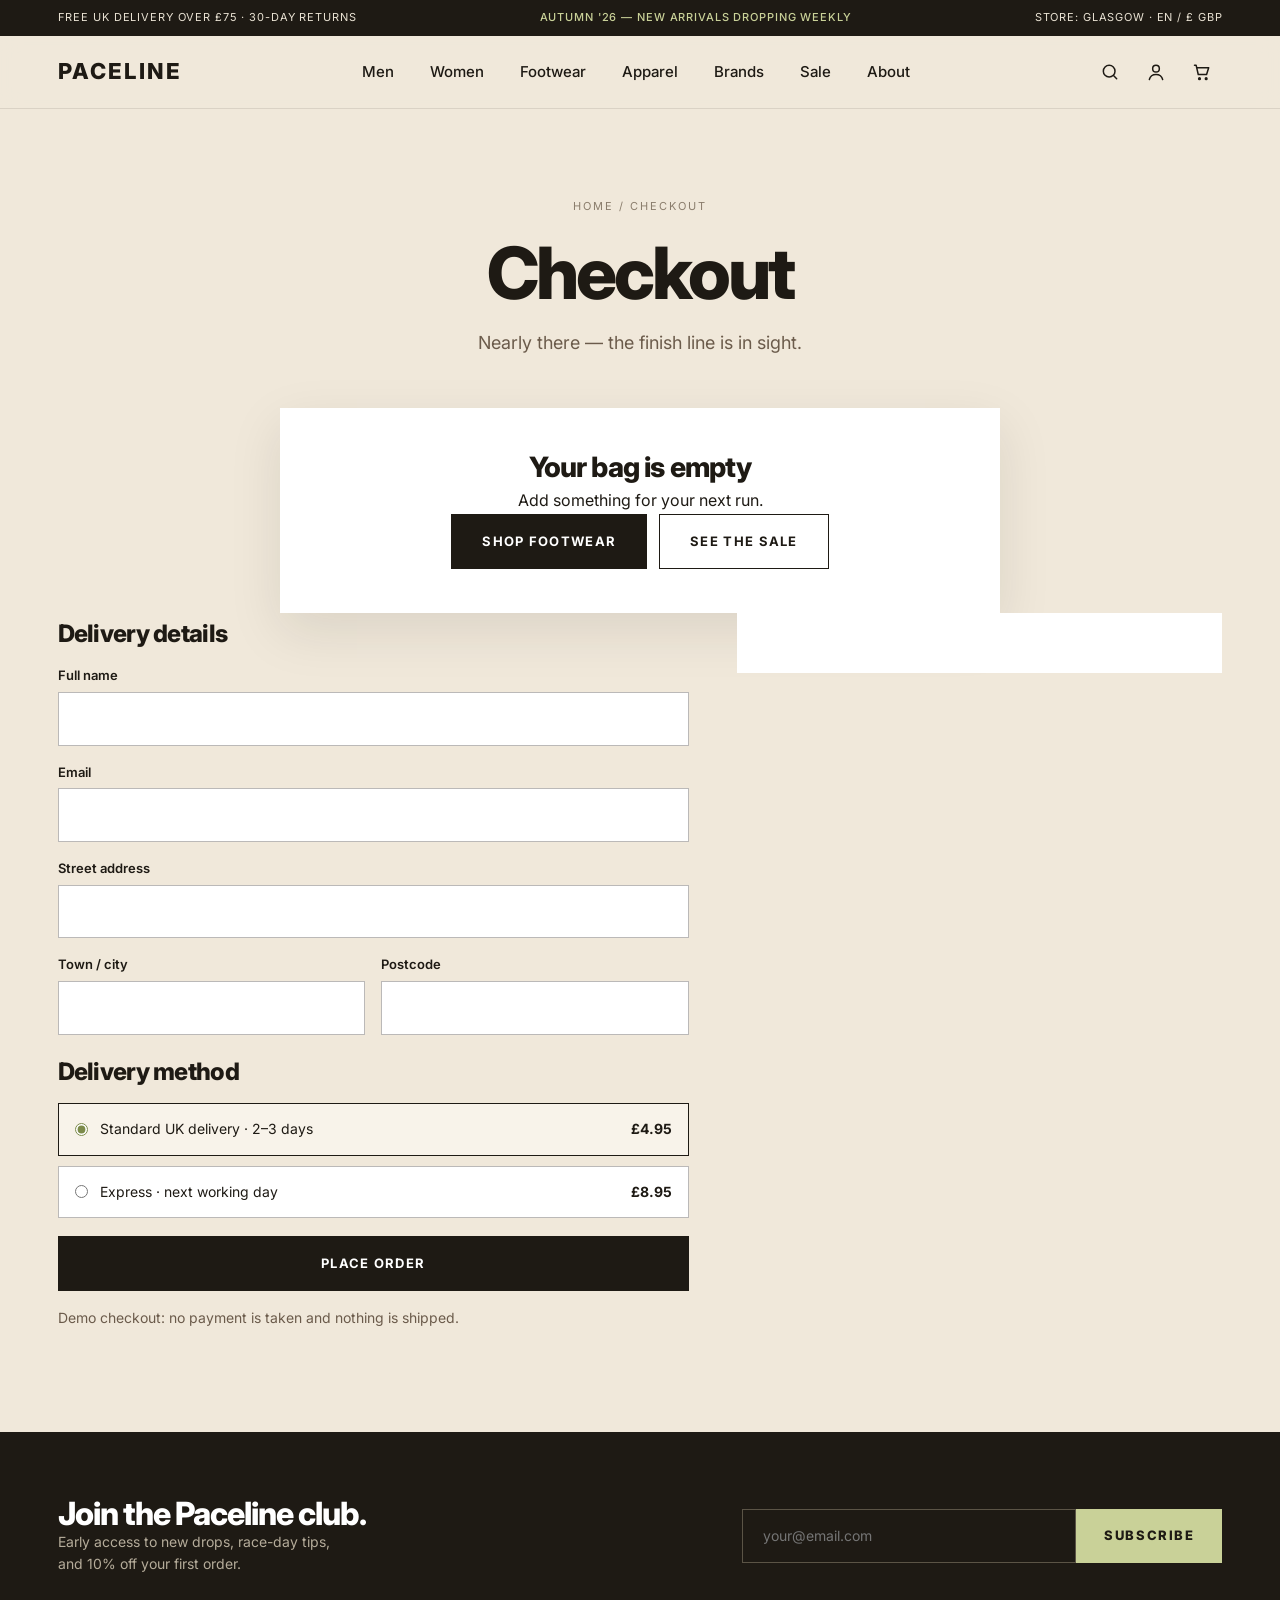
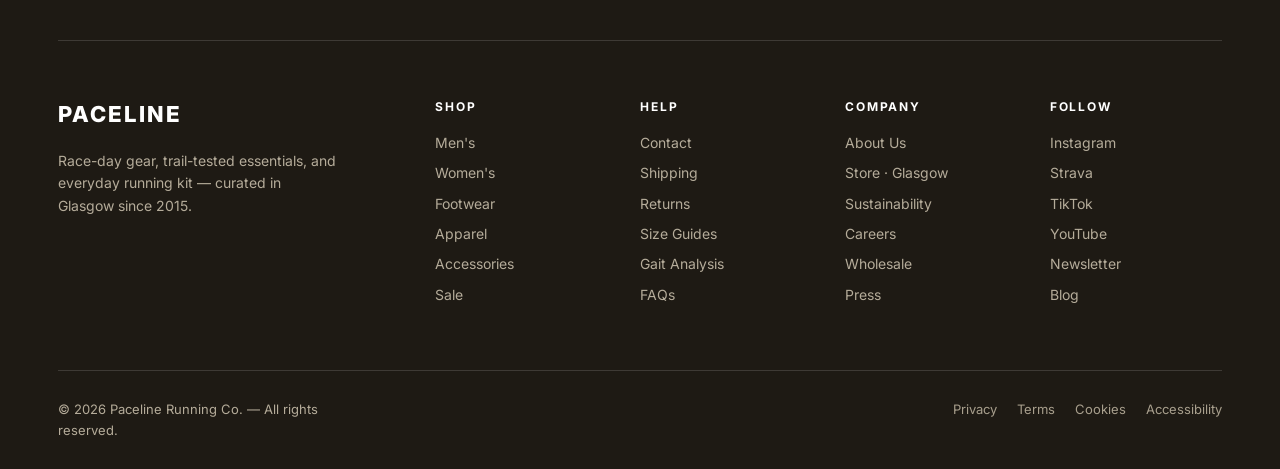
<file: checkout.html>
<!DOCTYPE html>
<html lang="en">
<head>
<meta charset="utf-8">
<meta name="viewport" content="width=device-width, initial-scale=1">
<title>Checkout — Paceline</title>
<meta name="description" content="Checkout – Paceline">
<meta name="theme-color" content="#f0e8da">
<link rel="preconnect" href="https://fonts.googleapis.com"><link rel="preconnect" href="https://fonts.gstatic.com" crossorigin>
<link href="https://fonts.googleapis.com/css2?family=Inter:wght@400;500;600;700;800&display=swap" rel="stylesheet">
<link rel="stylesheet" href="css/style.css">
<script defer src="js/store.js"></script>
<script defer src="js/products.js"></script>
<script defer src="js/main.js"></script>
<script defer src="js/ui.js"></script>
<script defer src="js/checkout.js"></script>
</head>
<body data-page="checkout">
<a class="skip" href="#main">Skip to content</a>
<div id="top"></div>
<main id="main">

<div class="wrap ah sp">
  <div class="crumb"><a href="index.html">Home</a> / Checkout</div>
  <h1 class="long">Checkout</h1>
  <p>Nearly there — the finish line is in sight.</p>
</div>
<section style="padding-top:10px"><div class="wrap">
  <div id="cempty" class="gcard conf cwrap" hidden><h2>Your bag is empty</h2><p>Add something for your next run.</p><div class="acts"><a class="btn b-k" href="footwear.html">Shop footwear</a><a class="btn b-d" href="sale.html">See the sale</a></div></div>
  <div id="cdone" class="gcard conf cwrap" hidden tabindex="-1" aria-live="polite"></div>
  <div class="co" id="co">
    <form id="cform" novalidate>
      <h2>Delivery details</h2>
      <div class="fld"><label for="name">Full name</label><input id="name" autocomplete="name" aria-describedby="e-name"><span class="err" id="e-name" aria-live="polite"></span></div>
      <div class="fld"><label for="email">Email</label><input id="email" type="email" autocomplete="email" aria-describedby="e-email"><span class="err" id="e-email" aria-live="polite"></span></div>
      <div class="fld"><label for="address">Street address</label><input id="address" autocomplete="street-address" aria-describedby="e-address"><span class="err" id="e-address" aria-live="polite"></span></div>
      <div class="row2">
        <div class="fld"><label for="city">Town / city</label><input id="city" autocomplete="address-level2" aria-describedby="e-city"><span class="err" id="e-city" aria-live="polite"></span></div>
        <div class="fld"><label for="postcode">Postcode</label><input id="postcode" autocomplete="postal-code" aria-describedby="e-postcode"><span class="err" id="e-postcode" aria-live="polite"></span></div>
      </div>
      <h2>Delivery method</h2>
      <div class="radios" role="radiogroup" aria-label="Delivery method">
        <label class="rad"><input type="radio" name="method" value="standard" checked><span>Standard UK delivery · 2–3 days</span><b id="d-std">£4.95</b></label>
        <label class="rad"><input type="radio" name="method" value="express"><span>Express · next working day</span><b>£8.95</b></label>
      </div>
      <button class="btn b-k" id="place" style="width:100%;justify-content:center">Place order</button>
      <p class="note">Demo checkout: no payment is taken and nothing is shipped.</p>
    </form>
    <aside class="cs" id="csum" aria-label="Order summary"></aside>
  </div>
</div></section>
</main>
<div id="ftr"></div>
</body>
</html>
</file>
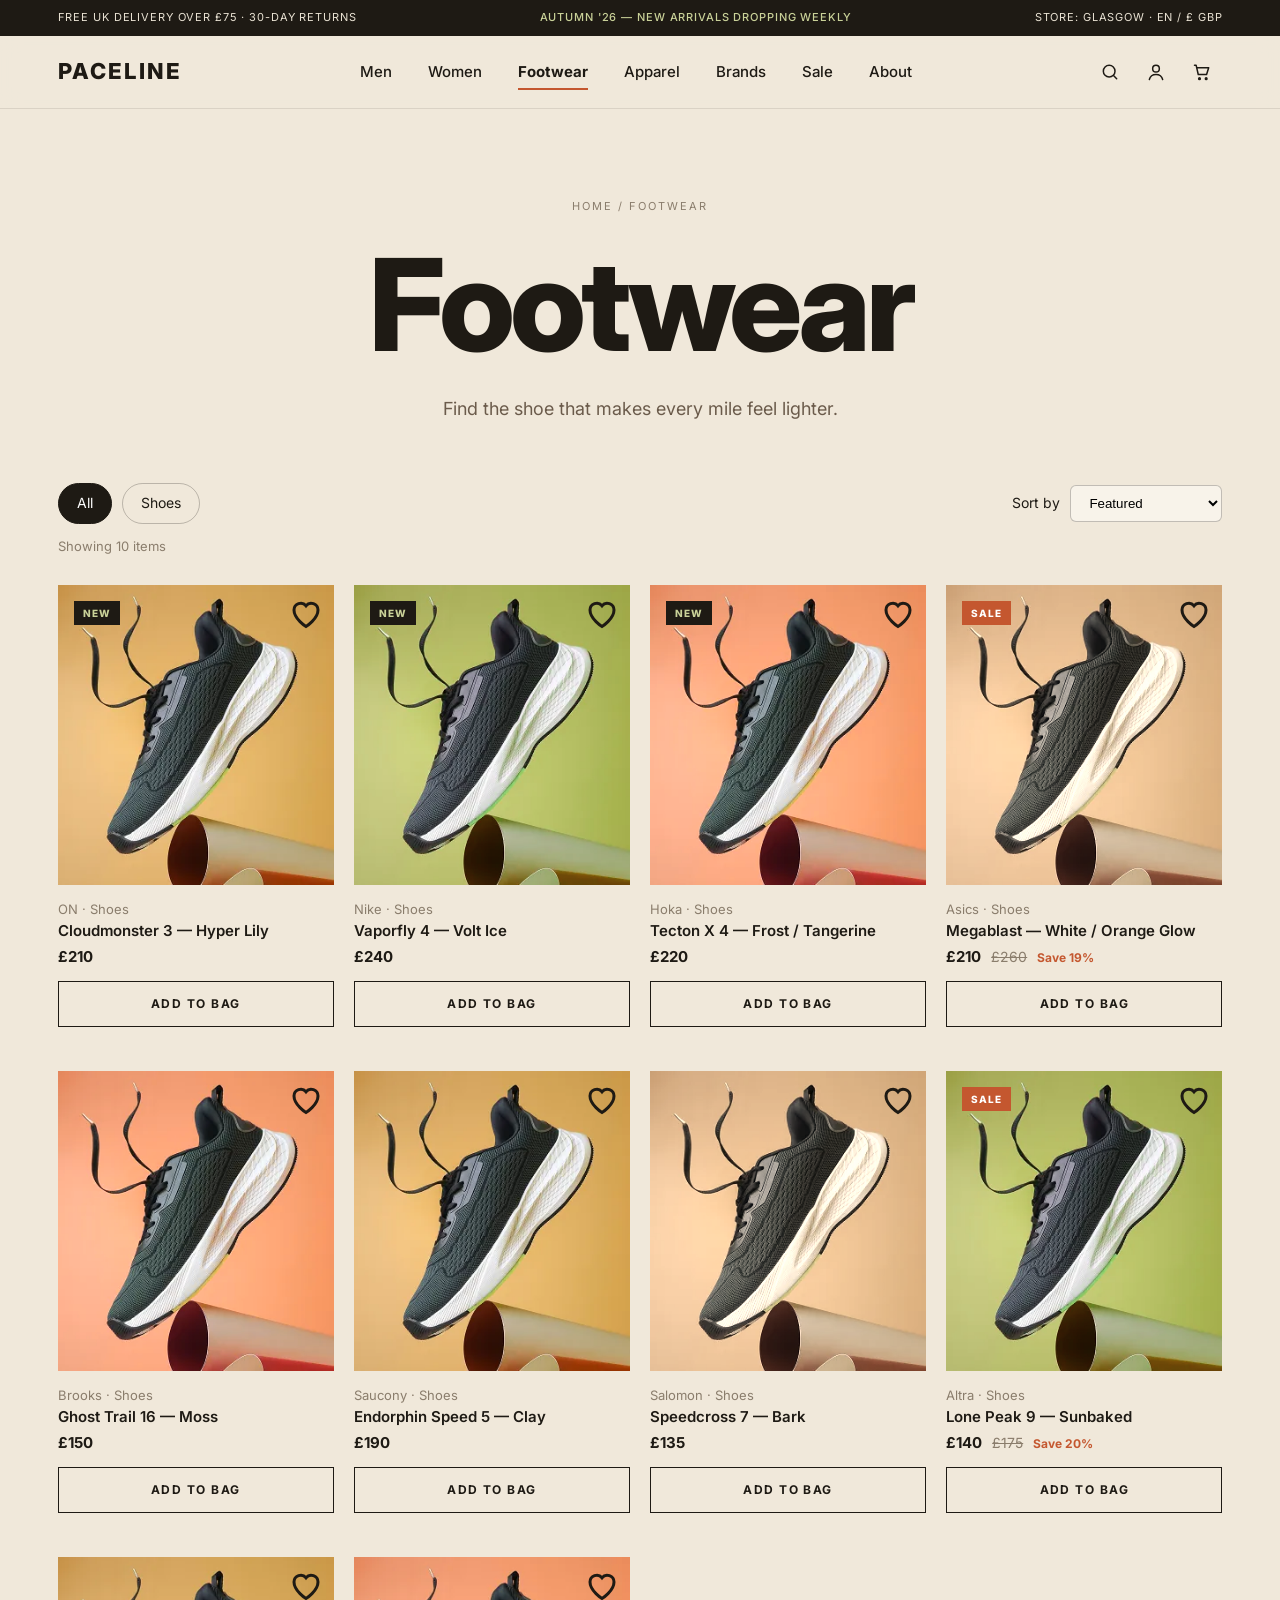
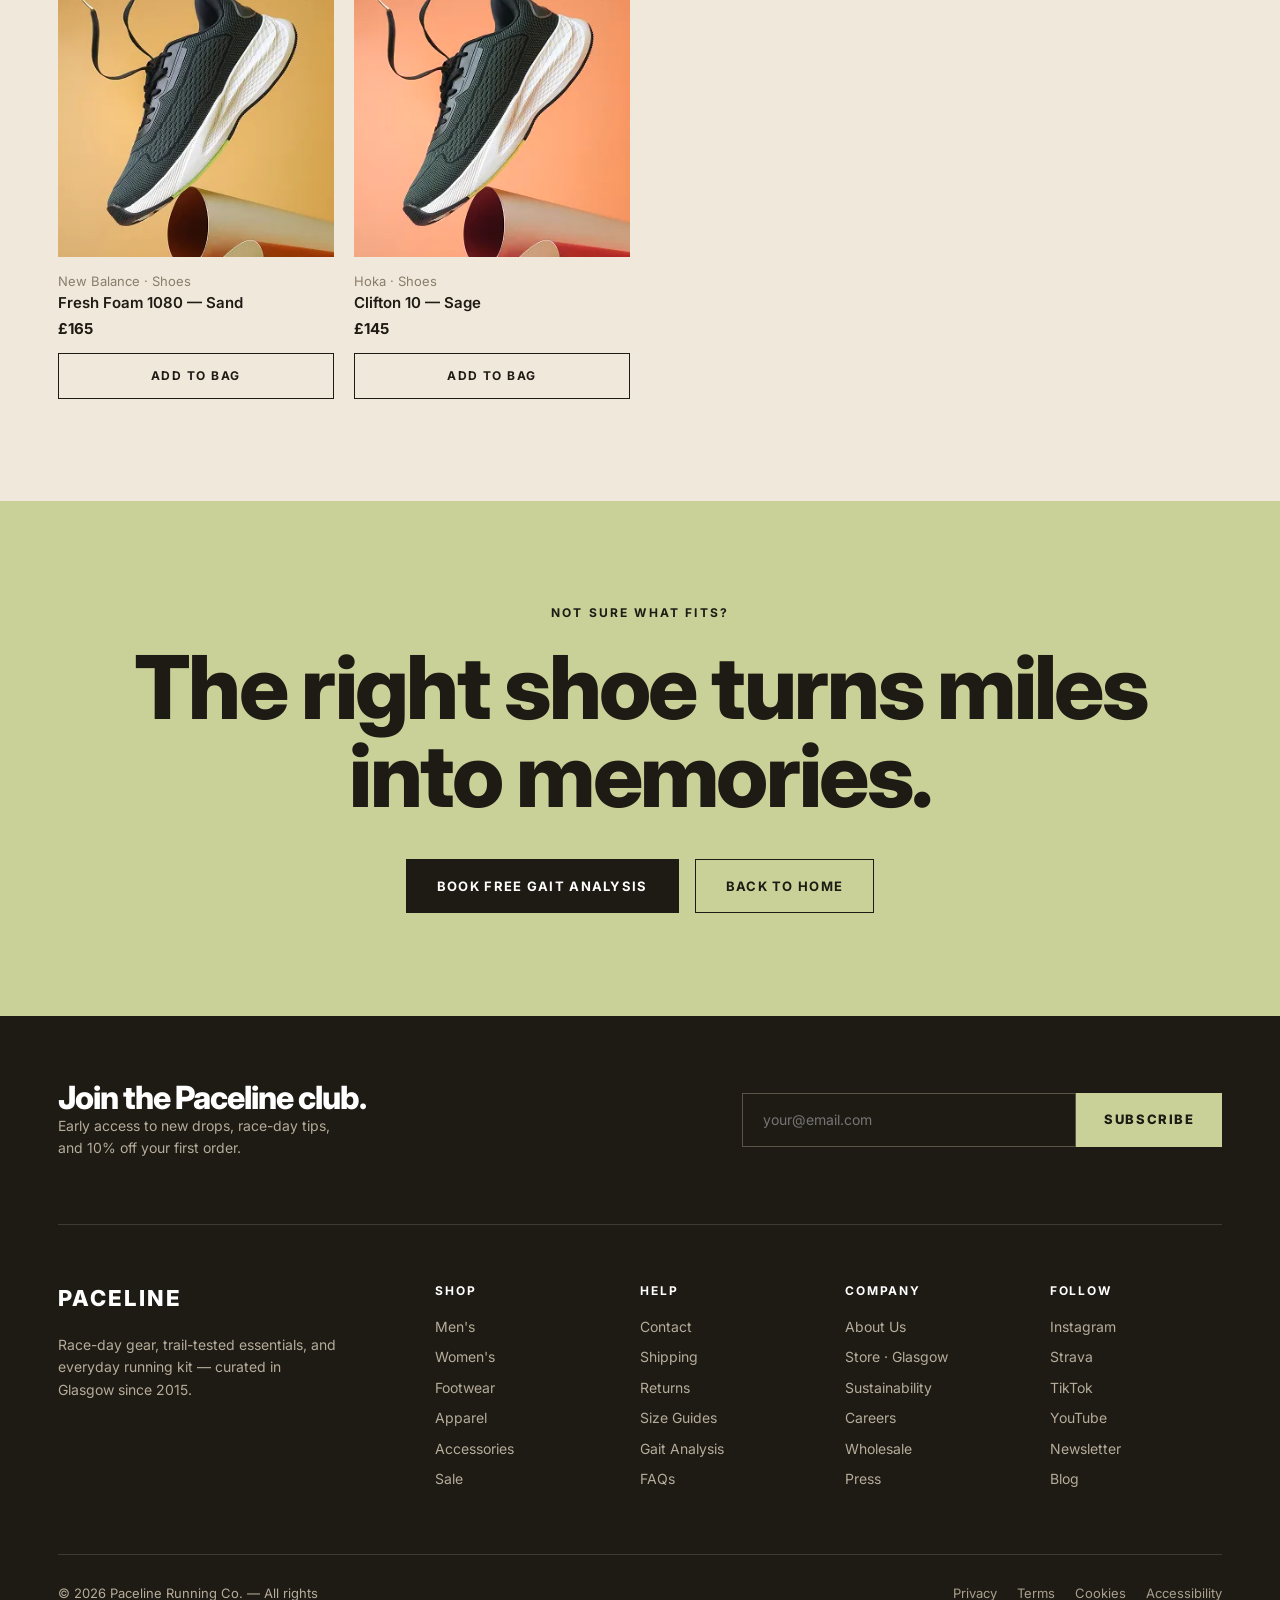
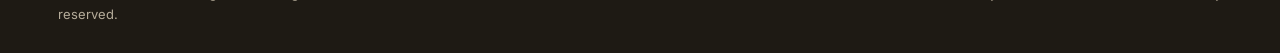
<file: footwear.html>
<!DOCTYPE html>
<html lang="en">
<head>
<meta charset="utf-8">
<meta name="viewport" content="width=device-width, initial-scale=1">
<title>Footwear — Paceline</title>
<meta name="description" content="Road and trail running shoes from the brands we trust.">
<meta name="theme-color" content="#f0e8da">
<link rel="preconnect" href="https://fonts.googleapis.com"><link rel="preconnect" href="https://fonts.gstatic.com" crossorigin>
<link href="https://fonts.googleapis.com/css2?family=Inter:wght@400;500;600;700;800&display=swap" rel="stylesheet">
<link rel="stylesheet" href="css/style.css">
<script defer src="js/store.js"></script>
<script defer src="js/products.js"></script>
<script defer src="js/main.js"></script>
<script defer src="js/ui.js"></script>
<script defer src="js/shop.js"></script>
</head>
<body data-page="footwear" data-cat="footwear" data-filter="group">
<a class="skip" href="#main">Skip to content</a>
<div id="top"></div>
<main id="main">

<div class="wrap ah sp">
  <div class="crumb"><a href="index.html">Home</a> / Footwear</div>
  <h1>Footwear</h1>
  <p id="pcap">Find the shoe that makes every mile feel lighter.</p>
  
</div>

<section style="padding-top:20px"><div class="wrap">
  <div class="shopbar">
    <div class="fl" id="filters" role="group" aria-label="Filter products"></div>
    <label class="srt">Sort by
      <select id="sort"><option value="feat">Featured</option><option value="low">Price: low to high</option><option value="high">Price: high to low</option><option value="az">Name: A–Z</option></select>
    </label>
  </div>
  <p id="count" role="status"></p>
  <div class="grid4" id="grid"></div>
</div></section>

<section class="band"><div class="wrap rv">
  <div class="eyebrow">Not sure what fits?</div><h2>The right shoe turns miles into memories.</h2>
  <div class="cta"><a class="btn b-k" href="gait.html">Book free gait analysis</a><a class="btn b-d" href="index.html">Back to home</a></div>
</div></section>
</main>
<div id="ftr"></div>
</body>
</html>
</file>
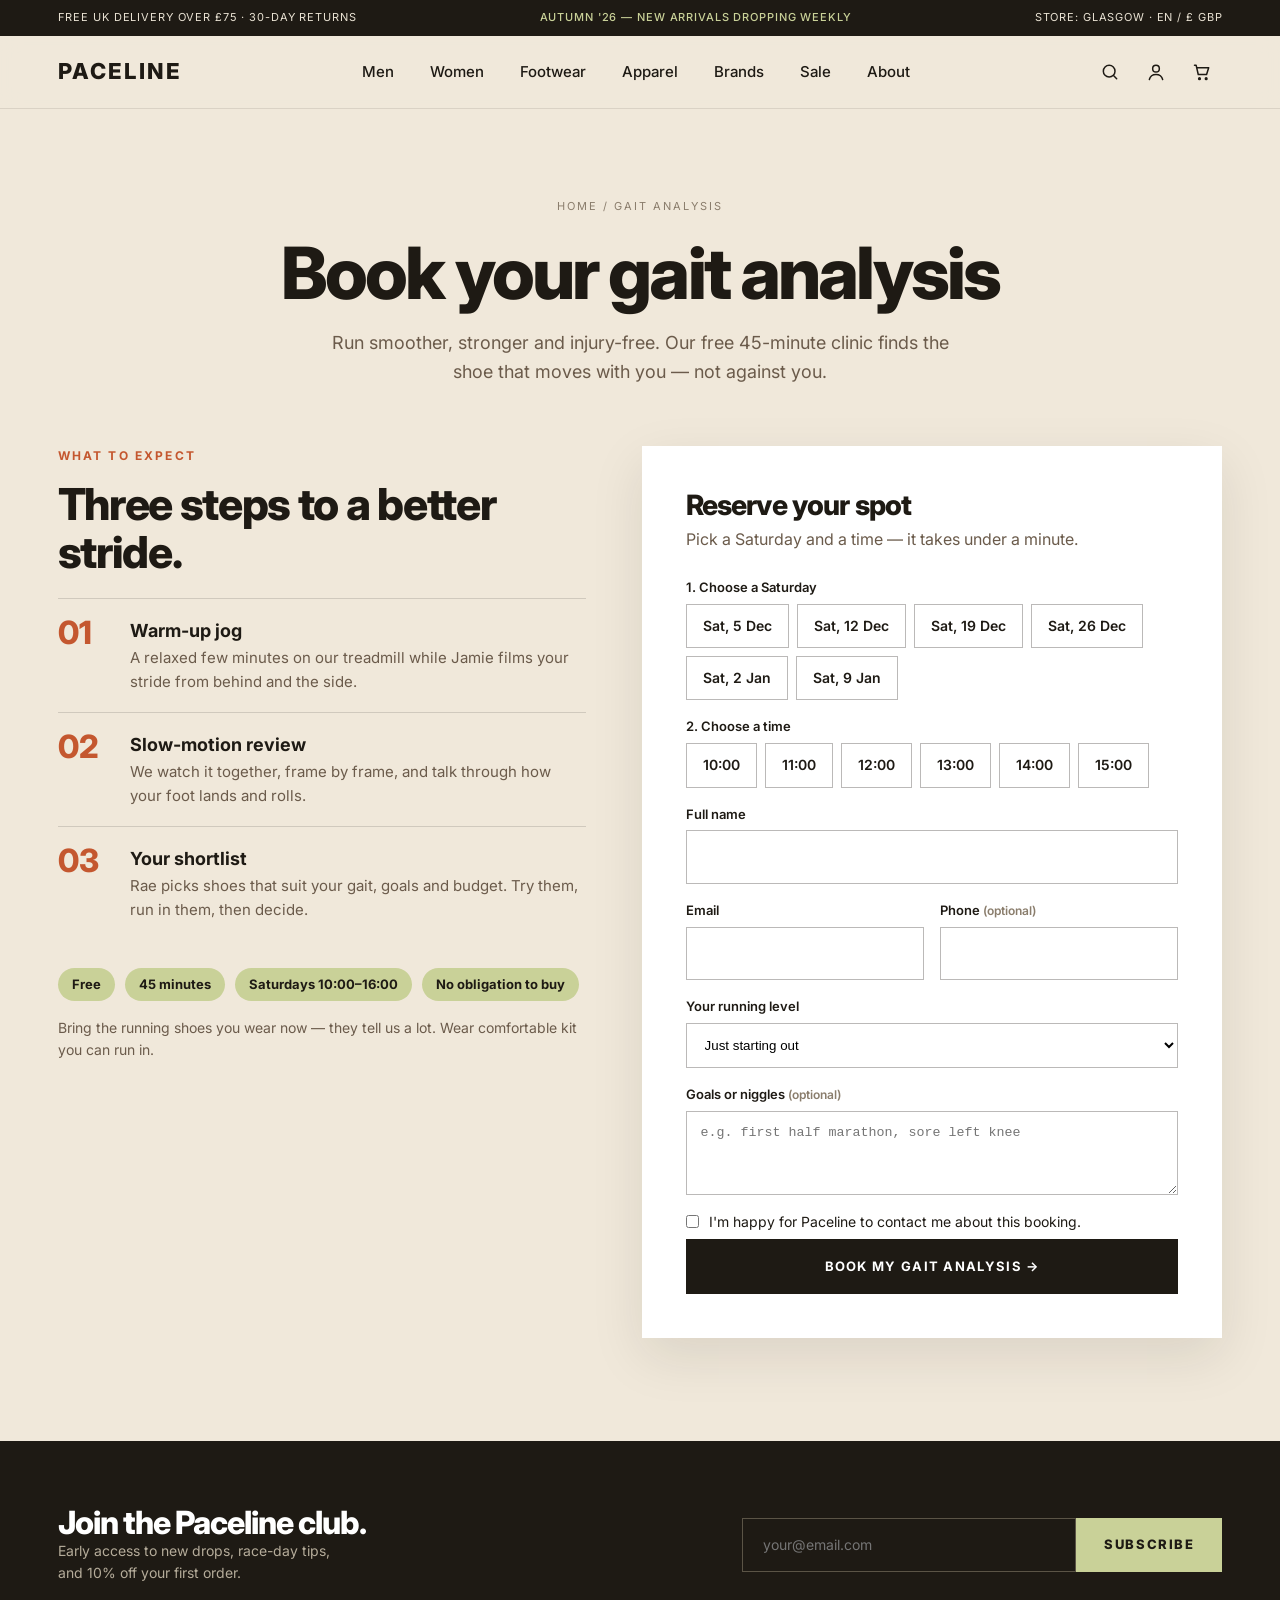
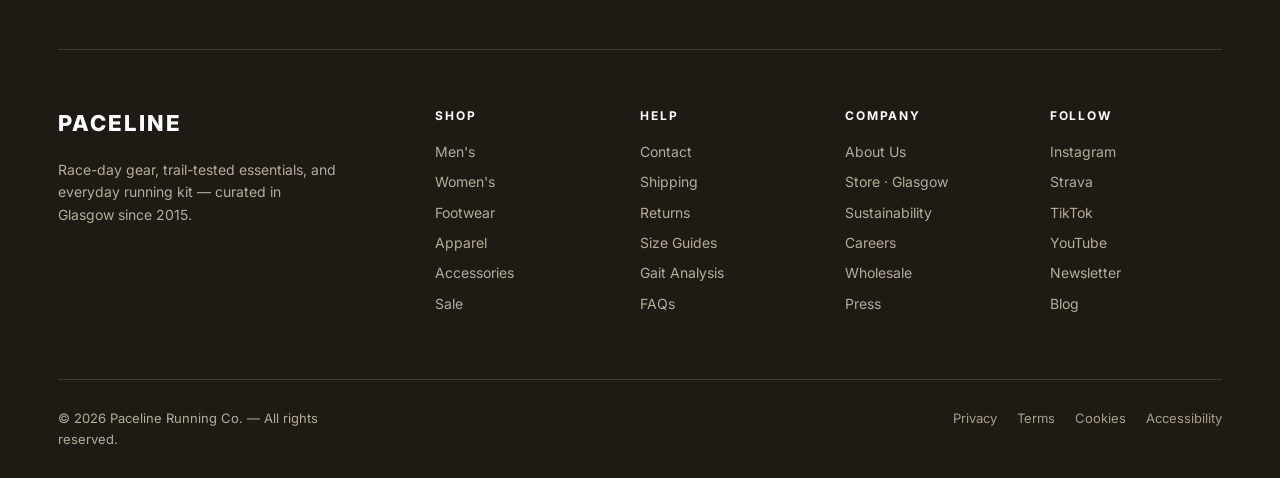
<file: gait.html>
<!DOCTYPE html>
<html lang="en">
<head>
<meta charset="utf-8">
<meta name="viewport" content="width=device-width, initial-scale=1">
<title>Book a Gait Analysis — Paceline</title>
<meta name="description" content="Book a free 45-minute gait analysis at Paceline, Glasgow.">
<meta name="theme-color" content="#f0e8da">
<link rel="preconnect" href="https://fonts.googleapis.com"><link rel="preconnect" href="https://fonts.gstatic.com" crossorigin>
<link href="https://fonts.googleapis.com/css2?family=Inter:wght@400;500;600;700;800&display=swap" rel="stylesheet">
<link rel="stylesheet" href="css/style.css">
<script defer src="js/store.js"></script>
<script defer src="js/products.js"></script>
<script defer src="js/main.js"></script>
<script defer src="js/ui.js"></script>
<script defer src="js/gait.js"></script>
</head>
<body data-page="gait">
<a class="skip" href="#main">Skip to content</a>
<div id="top"></div>
<main id="main">

<div class="wrap ah sp">
  <div class="crumb"><a href="index.html">Home</a> / Gait analysis</div>
  <h1 class="long">Book your gait analysis</h1>
  <p>Run smoother, stronger and injury-free. Our free 45-minute clinic finds the shoe that moves with you — not against you.</p>
</div>
<section style="padding-top:20px"><div class="wrap gait">
  <div>
    <div class="eyebrow">What to expect</div><h2>Three steps to a better stride.</h2>
    <ol class="steps">
      <li><div><b>Warm-up jog</b><p>A relaxed few minutes on our treadmill while Jamie films your stride from behind and the side.</p></div></li>
      <li><div><b>Slow-motion review</b><p>We watch it together, frame by frame, and talk through how your foot lands and rolls.</p></div></li>
      <li><div><b>Your shortlist</b><p>Rae picks shoes that suit your gait, goals and budget. Try them, run in them, then decide.</p></div></li>
    </ol>
    <ul class="facts"><li>Free</li><li>45 minutes</li><li>Saturdays 10:00–16:00</li><li>No obligation to buy</li></ul>
    <p class="note">Bring the running shoes you wear now — they tell us a lot. Wear comfortable kit you can run in.</p>
  </div>
  <div class="gcard" id="gcard">
    <form id="gform" novalidate>
      <h2>Reserve your spot</h2><p class="sub">Pick a Saturday and a time — it takes under a minute.</p>
      <fieldset class="fld"><legend>1. Choose a Saturday</legend><div class="chipset" id="dates"></div><span class="err" id="e-date" aria-live="polite"></span></fieldset>
      <fieldset class="fld"><legend>2. Choose a time</legend><div class="chipset" id="times"></div><span class="err" id="e-time" aria-live="polite"></span></fieldset>
      <div class="fld"><label for="name">Full name</label><input id="name" autocomplete="name" aria-describedby="e-name"><span class="err" id="e-name" aria-live="polite"></span></div>
      <div class="row2">
        <div class="fld"><label for="email">Email</label><input id="email" type="email" autocomplete="email" aria-describedby="e-email"><span class="err" id="e-email" aria-live="polite"></span></div>
        <div class="fld"><label for="phone">Phone <small>(optional)</small></label><input id="phone" type="tel" autocomplete="tel" aria-describedby="e-phone"><span class="err" id="e-phone" aria-live="polite"></span></div>
      </div>
      <div class="fld"><label for="exp">Your running level</label><select id="exp"><option>Just starting out</option><option>Casual runner</option><option>Regular (3+ runs a week)</option><option>Racing / training for an event</option><option>Returning from injury</option></select></div>
      <div class="fld"><label for="goal">Goals or niggles <small>(optional)</small></label><textarea id="goal" maxlength="300" placeholder="e.g. first half marathon, sore left knee"></textarea></div>
      <label class="chk"><input type="checkbox" id="consent" aria-describedby="e-consent"> <span>I'm happy for Paceline to contact me about this booking.</span></label>
      <span class="err" id="e-consent" aria-live="polite" style="display:block;margin:-8px 0 14px"></span>
      <button class="btn b-k" style="width:100%;justify-content:center">Book my gait analysis →</button>
    </form>
    <div id="gdone" class="conf" hidden tabindex="-1" aria-live="polite"></div>
  </div>
</div></section>
</main>
<div id="ftr"></div>
</body>
</html>
</file>
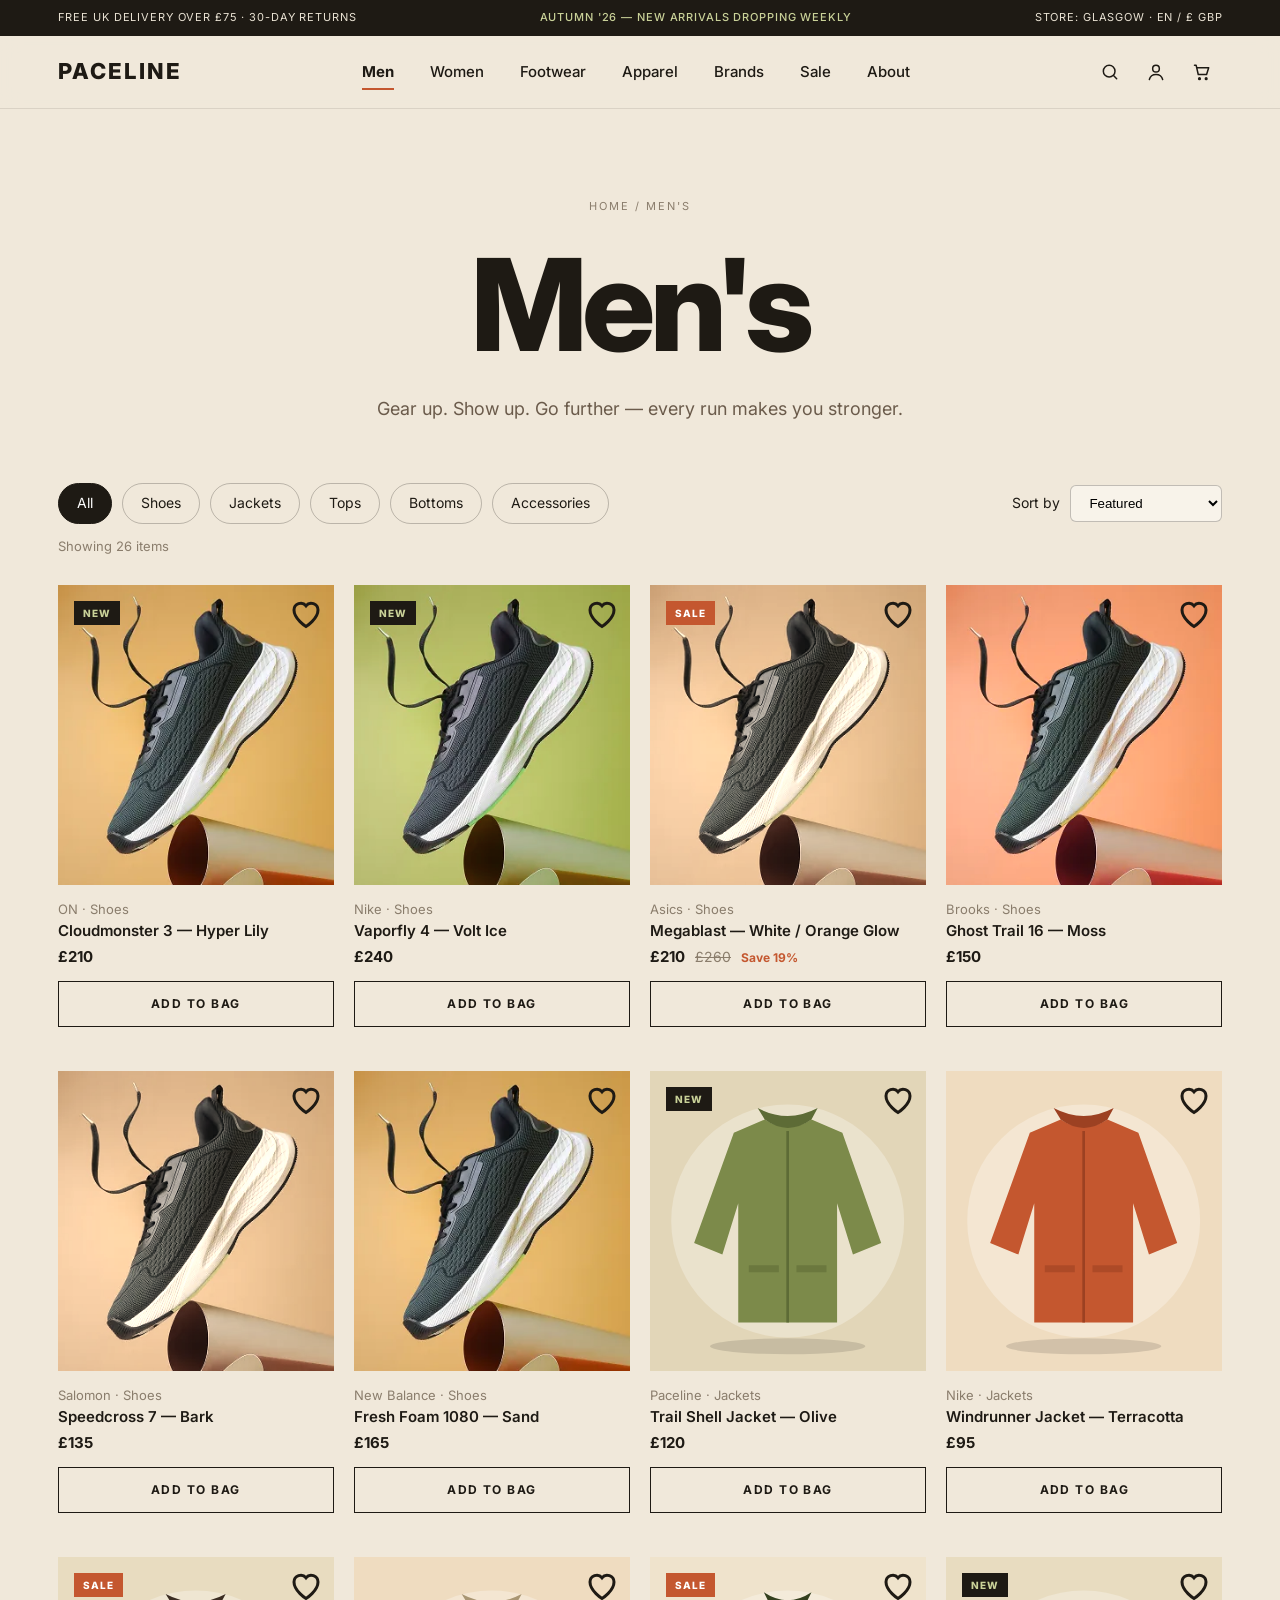
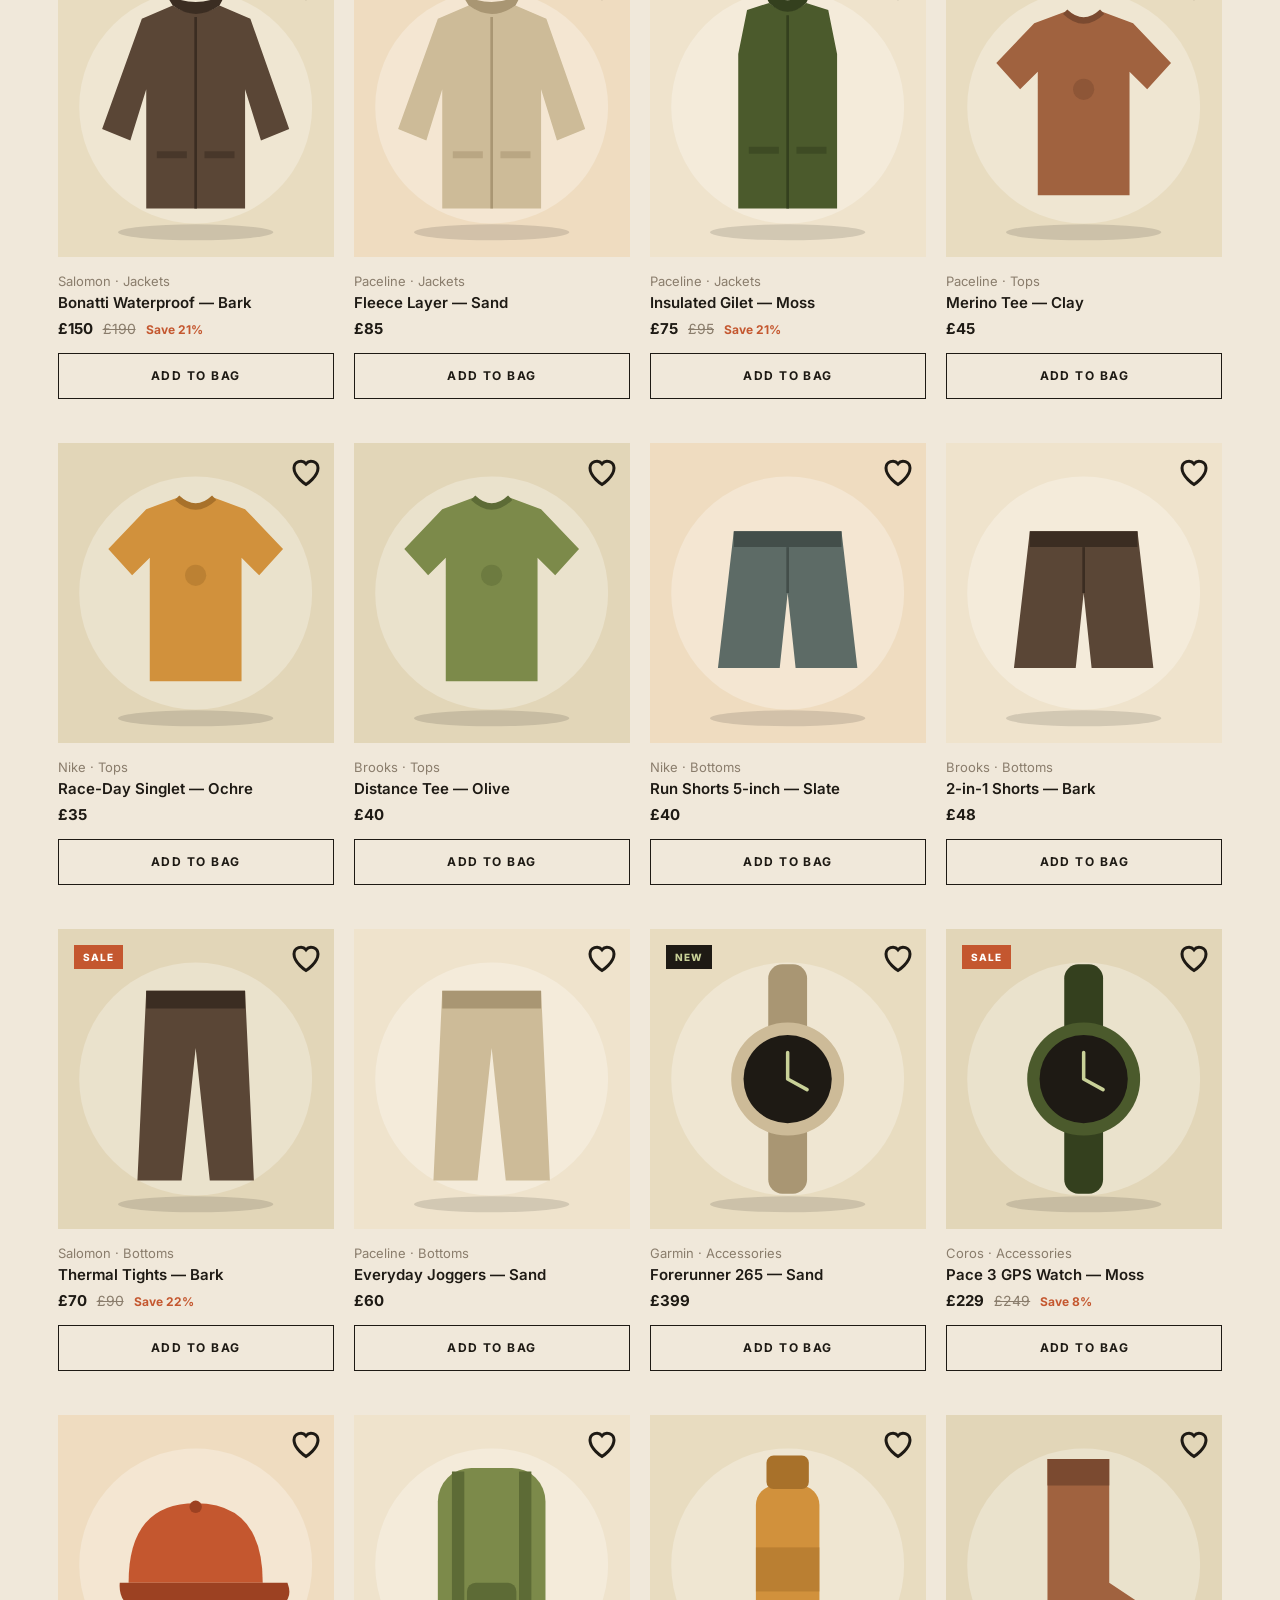
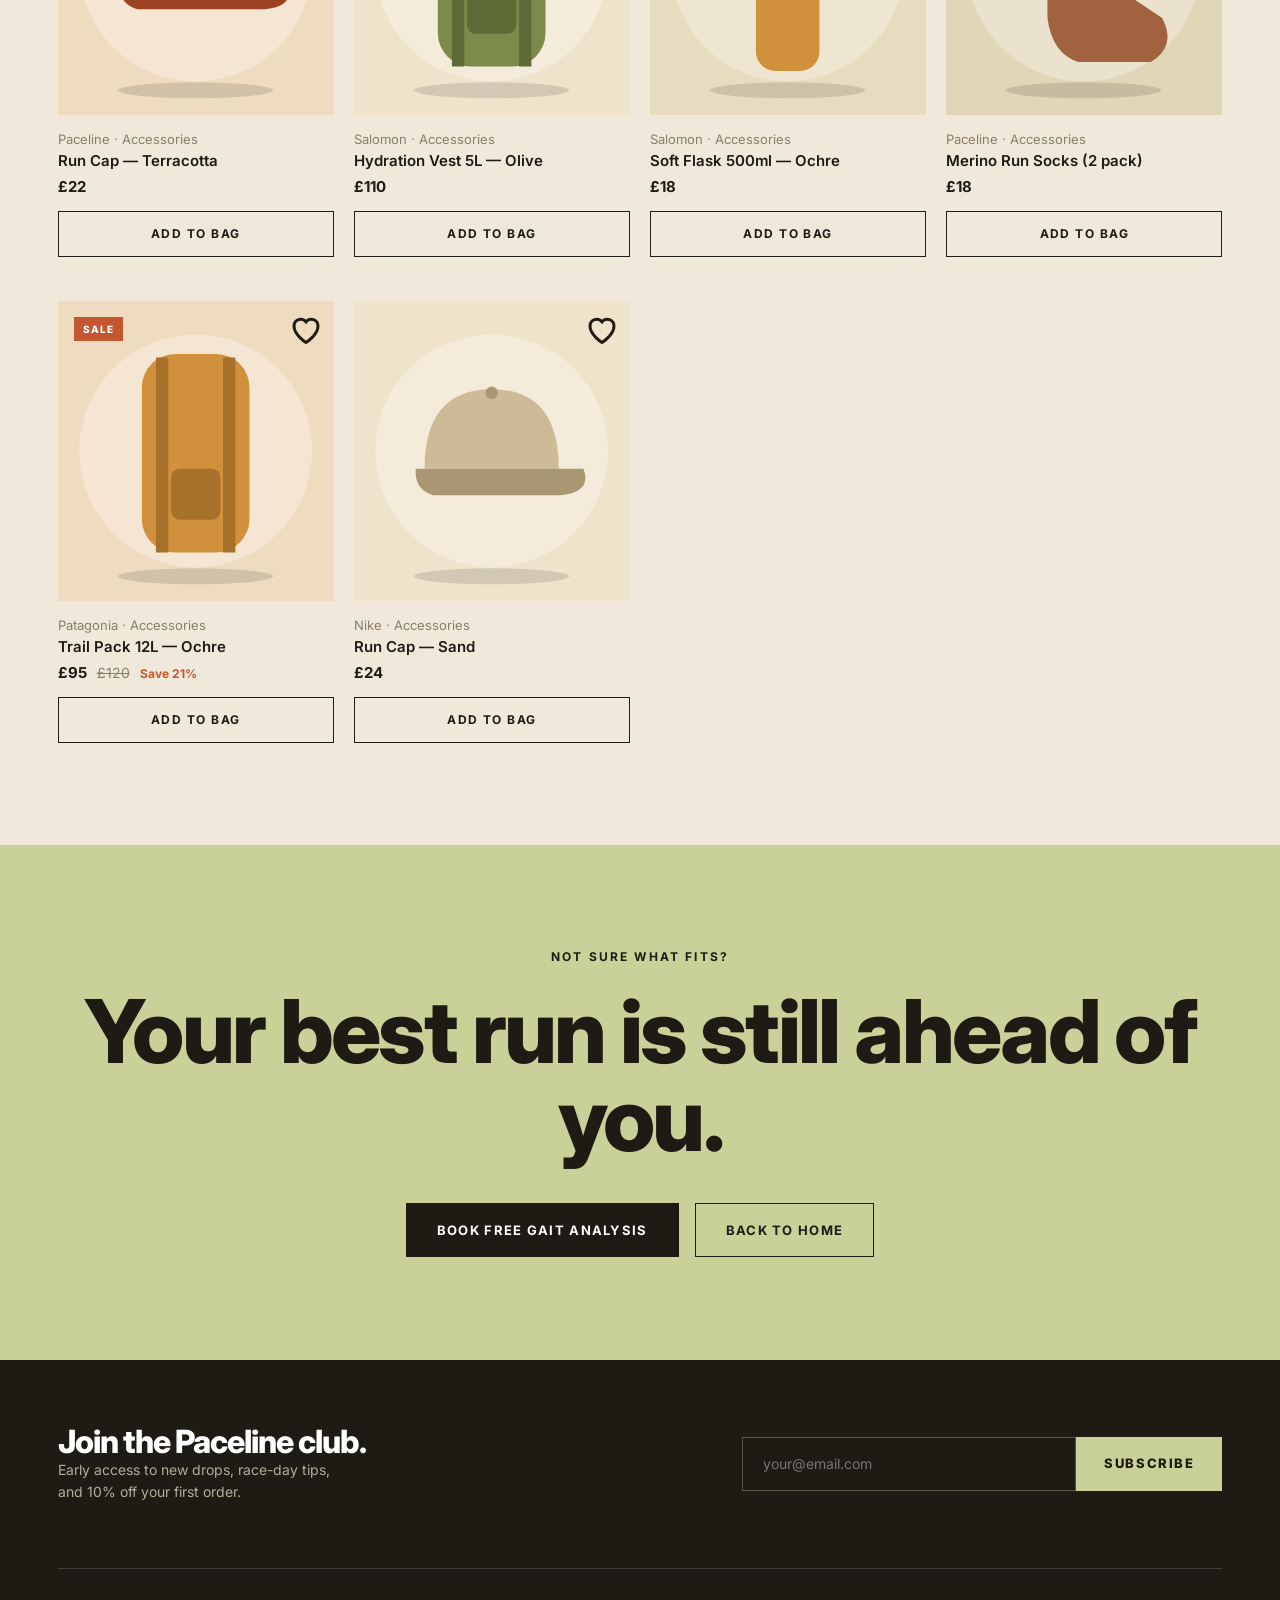
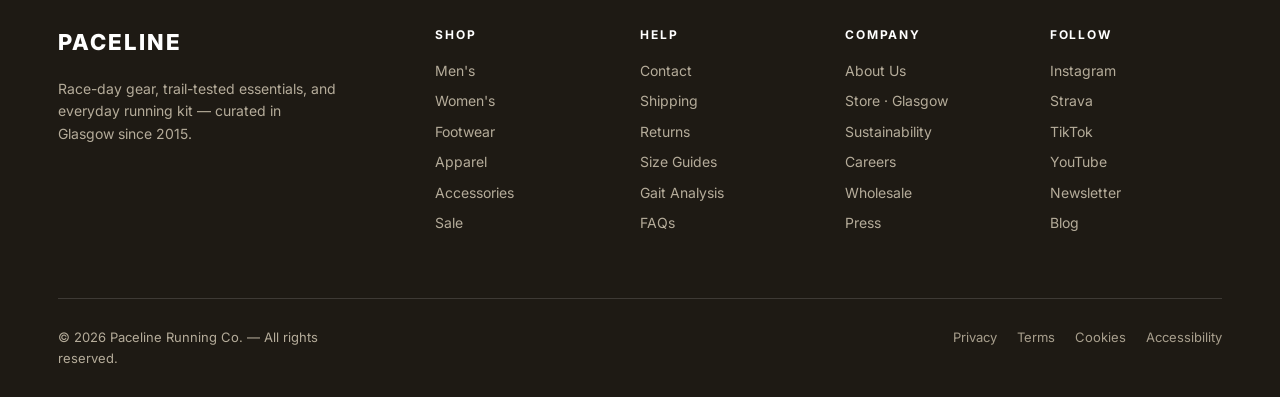
<file: men.html>
<!DOCTYPE html>
<html lang="en">
<head>
<meta charset="utf-8">
<meta name="viewport" content="width=device-width, initial-scale=1">
<title>Men's — Paceline</title>
<meta name="description" content="Shoes, jackets and kit for men, tested on Glasgow roads and trails.">
<meta name="theme-color" content="#f0e8da">
<link rel="preconnect" href="https://fonts.googleapis.com"><link rel="preconnect" href="https://fonts.gstatic.com" crossorigin>
<link href="https://fonts.googleapis.com/css2?family=Inter:wght@400;500;600;700;800&display=swap" rel="stylesheet">
<link rel="stylesheet" href="css/style.css">
<script defer src="js/store.js"></script>
<script defer src="js/products.js"></script>
<script defer src="js/main.js"></script>
<script defer src="js/ui.js"></script>
<script defer src="js/shop.js"></script>
</head>
<body data-page="men" data-cat="men" data-filter="group">
<a class="skip" href="#main">Skip to content</a>
<div id="top"></div>
<main id="main">

<div class="wrap ah sp">
  <div class="crumb"><a href="index.html">Home</a> / Men's</div>
  <h1>Men's</h1>
  <p id="pcap">Gear up. Show up. Go further — every run makes you stronger.</p>
  
</div>

<section style="padding-top:20px"><div class="wrap">
  <div class="shopbar">
    <div class="fl" id="filters" role="group" aria-label="Filter products"></div>
    <label class="srt">Sort by
      <select id="sort"><option value="feat">Featured</option><option value="low">Price: low to high</option><option value="high">Price: high to low</option><option value="az">Name: A–Z</option></select>
    </label>
  </div>
  <p id="count" role="status"></p>
  <div class="grid4" id="grid"></div>
</div></section>

<section class="band"><div class="wrap rv">
  <div class="eyebrow">Not sure what fits?</div><h2>Your best run is still ahead of you.</h2>
  <div class="cta"><a class="btn b-k" href="gait.html">Book free gait analysis</a><a class="btn b-d" href="index.html">Back to home</a></div>
</div></section>
</main>
<div id="ftr"></div>
</body>
</html>
</file>
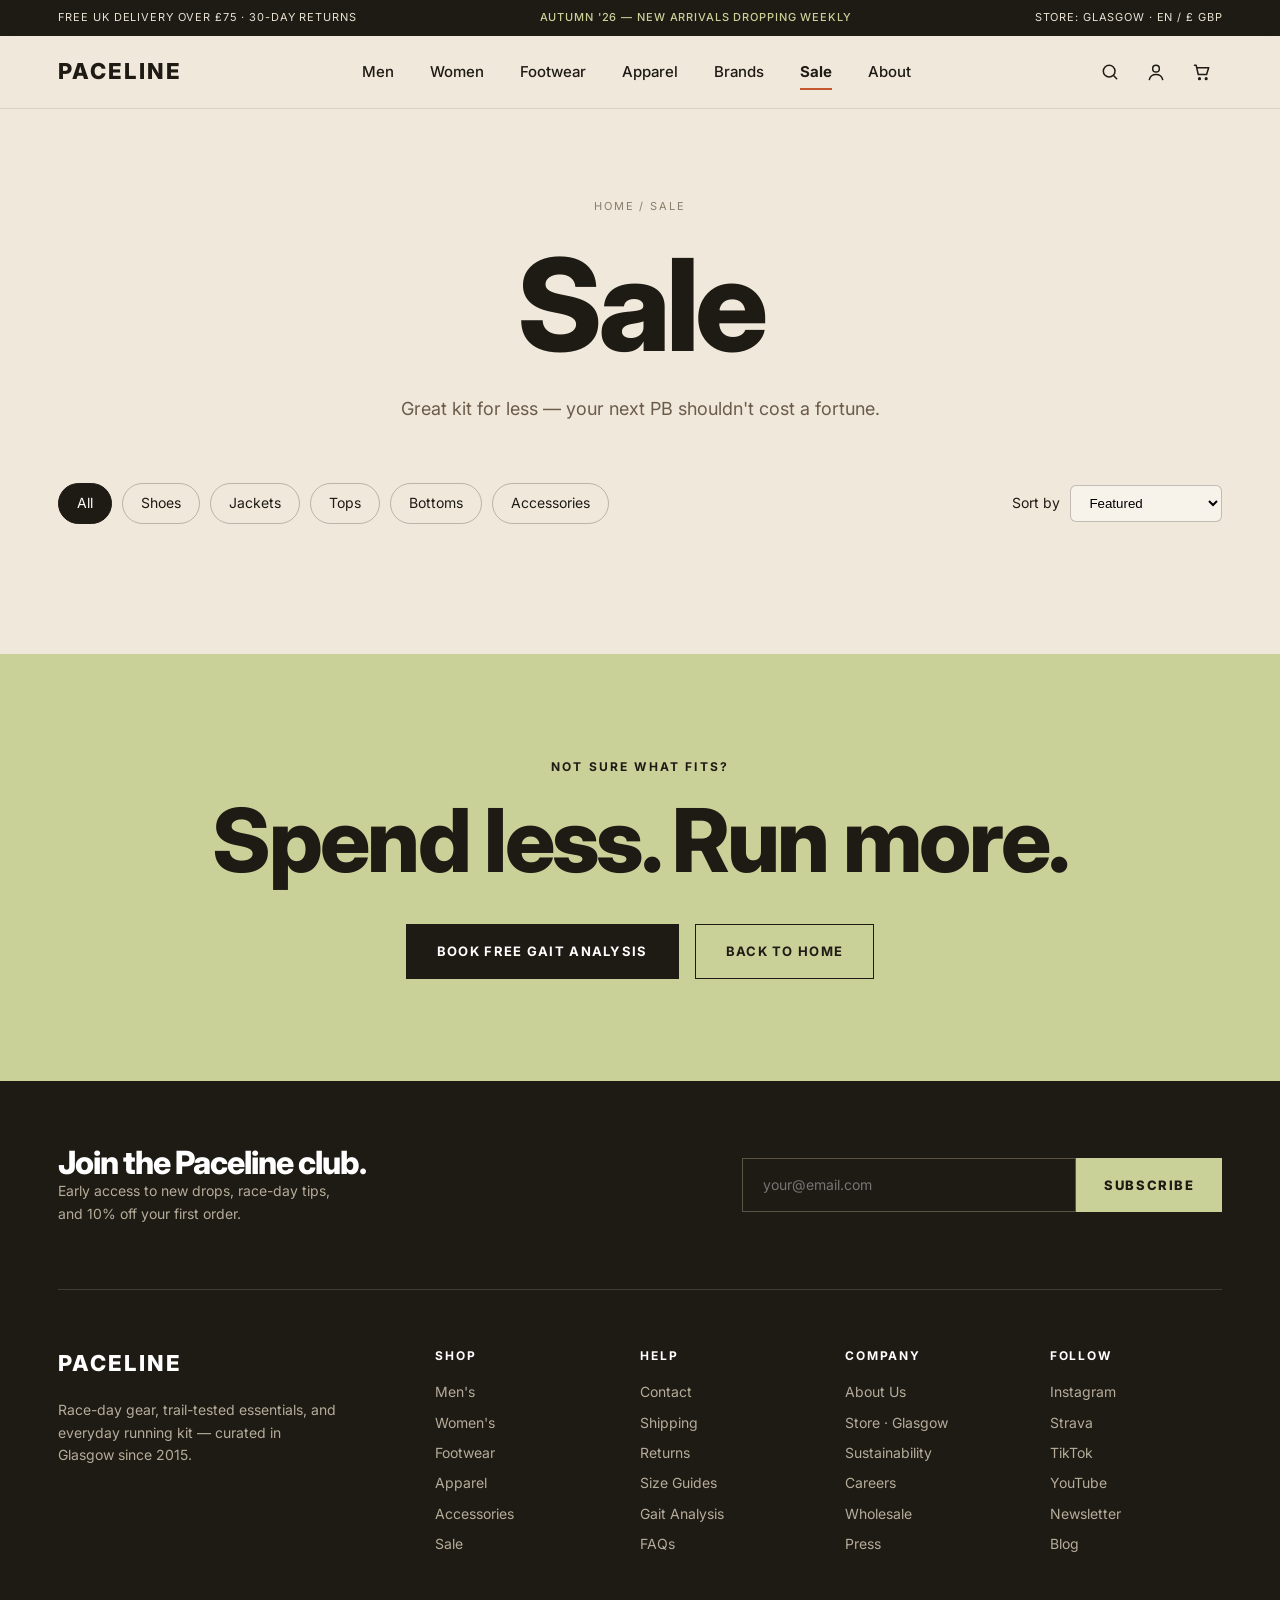
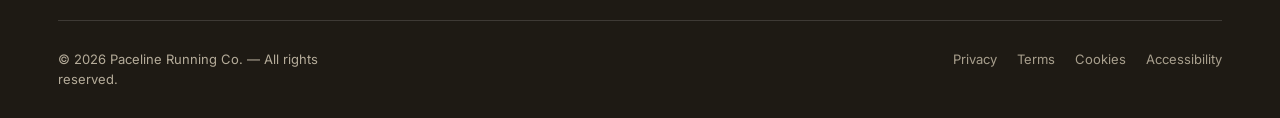
<file: sale.html>
<!DOCTYPE html>
<html lang="en">
<head>
<meta charset="utf-8">
<meta name="viewport" content="width=device-width, initial-scale=1">
<title>Sale — Paceline</title>
<meta name="description" content="Discounted running shoes, jackets and kit.">
<meta name="theme-color" content="#f0e8da">
<link rel="preconnect" href="https://fonts.googleapis.com"><link rel="preconnect" href="https://fonts.gstatic.com" crossorigin>
<link href="https://fonts.googleapis.com/css2?family=Inter:wght@400;500;600;700;800&display=swap" rel="stylesheet">
<link rel="stylesheet" href="css/style.css">
<script defer src="js/main.js"></script>
<script defer src="js/products.js"></script>
<script defer src="js/shop.js"></script>
</head>
<body data-page="sale" data-cat="sale" data-filter="group">
<a class="skip" href="#main">Skip to content</a>
<div id="top"></div>
<main id="main">

<div class="wrap ah sp">
  <div class="crumb"><a href="index.html">Home</a> / Sale</div>
  <h1>Sale</h1>
  <p>Great kit for less — your next PB shouldn't cost a fortune.</p>
</div>

<section style="padding-top:20px"><div class="wrap">
  <div class="shopbar">
    <div class="fl" id="filters" role="group" aria-label="Filter products"></div>
    <label class="srt">Sort by
      <select id="sort"><option value="feat">Featured</option><option value="low">Price: low to high</option><option value="high">Price: high to low</option><option value="az">Name: A–Z</option></select>
    </label>
  </div>
  <p id="count" role="status"></p>
  <div class="grid4" id="grid"></div>
</div></section>

<section class="band"><div class="wrap rv">
  <div class="eyebrow">Not sure what fits?</div><h2>Spend less. Run more.</h2>
  <div class="cta"><a class="btn b-k" href="about.html">Book free gait analysis</a><a class="btn b-d" href="index.html">Back to home</a></div>
</div></section>

</main>
<div id="ftr"></div>
</body>
</html>
</file>
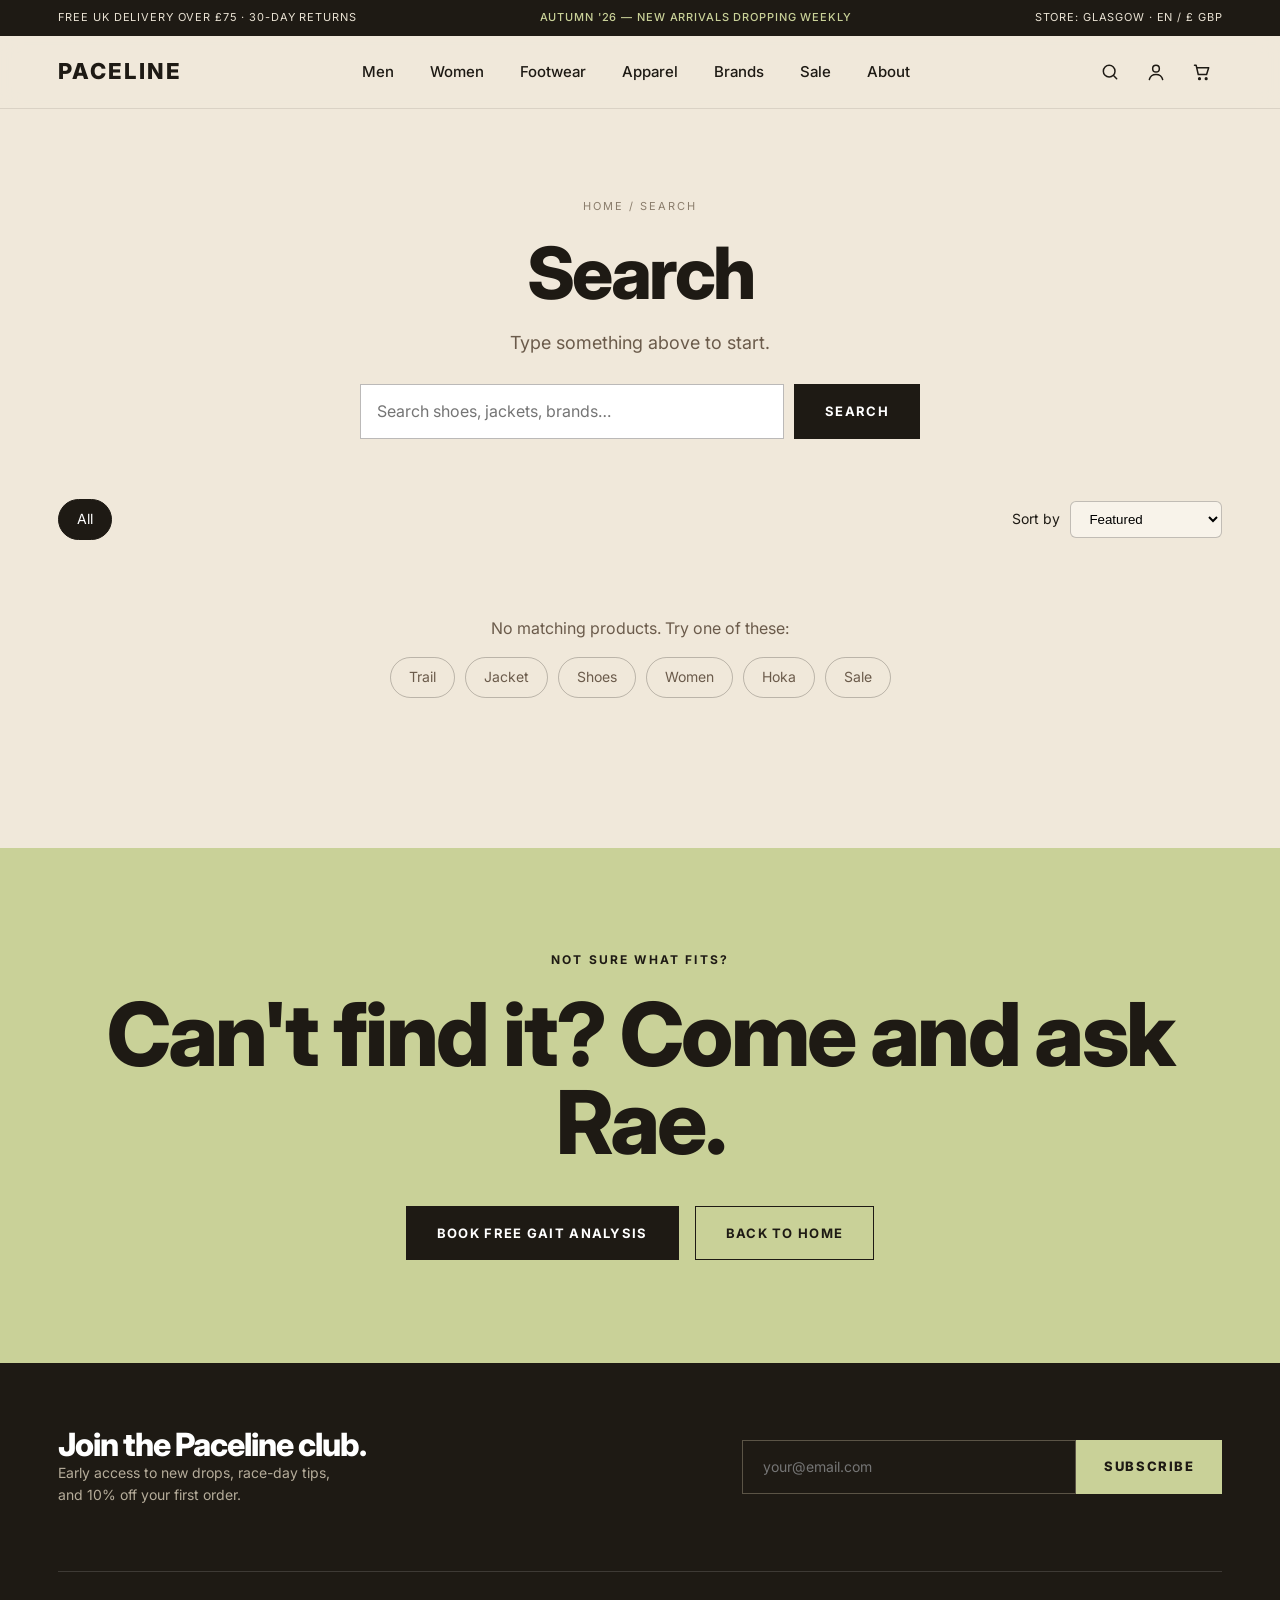
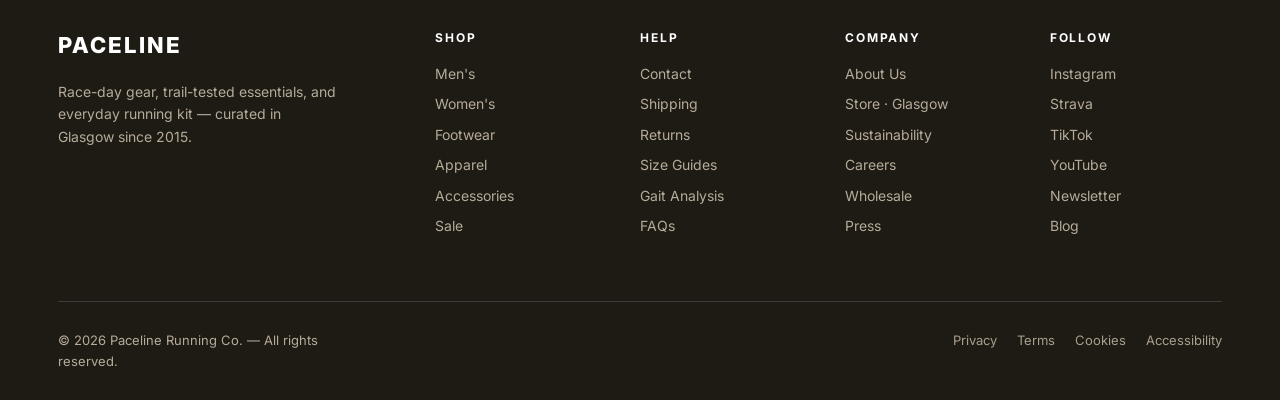
<file: search.html>
<!DOCTYPE html>
<html lang="en">
<head>
<meta charset="utf-8">
<meta name="viewport" content="width=device-width, initial-scale=1">
<title>Search — Paceline</title>
<meta name="description" content="Search Paceline shoes, jackets, apparel and accessories.">
<meta name="theme-color" content="#f0e8da">
<link rel="preconnect" href="https://fonts.googleapis.com"><link rel="preconnect" href="https://fonts.gstatic.com" crossorigin>
<link href="https://fonts.googleapis.com/css2?family=Inter:wght@400;500;600;700;800&display=swap" rel="stylesheet">
<link rel="stylesheet" href="css/style.css">
<script defer src="js/store.js"></script>
<script defer src="js/products.js"></script>
<script defer src="js/main.js"></script>
<script defer src="js/ui.js"></script>
<script defer src="js/shop.js"></script>
</head>
<body data-page="search" data-cat="search" data-filter="group">
<a class="skip" href="#main">Skip to content</a>
<div id="top"></div>
<main id="main">

<div class="wrap ah sp">
  <div class="crumb"><a href="index.html">Home</a> / Search</div>
  <h1 id="ptitle" class="long">Search</h1>
  <p id="pcap">Find your next favourite piece of kit.</p>
  <form class="sfp" role="search" action="search.html"><label class="sr" for="sq2">Search products</label><input id="sq2" name="q" type="search" placeholder="Search shoes, jackets, brands…" autocomplete="off"><button class="btn b-k">Search</button></form>
</div>

<section style="padding-top:20px"><div class="wrap">
  <div class="shopbar">
    <div class="fl" id="filters" role="group" aria-label="Filter products"></div>
    <label class="srt">Sort by
      <select id="sort"><option value="feat">Featured</option><option value="low">Price: low to high</option><option value="high">Price: high to low</option><option value="az">Name: A–Z</option></select>
    </label>
  </div>
  <p id="count" role="status"></p>
  <div class="grid4" id="grid"></div>
</div></section>

<section class="band"><div class="wrap rv">
  <div class="eyebrow">Not sure what fits?</div><h2>Can't find it? Come and ask Rae.</h2>
  <div class="cta"><a class="btn b-k" href="gait.html">Book free gait analysis</a><a class="btn b-d" href="index.html">Back to home</a></div>
</div></section>
</main>
<div id="ftr"></div>
</body>
</html>
</file>
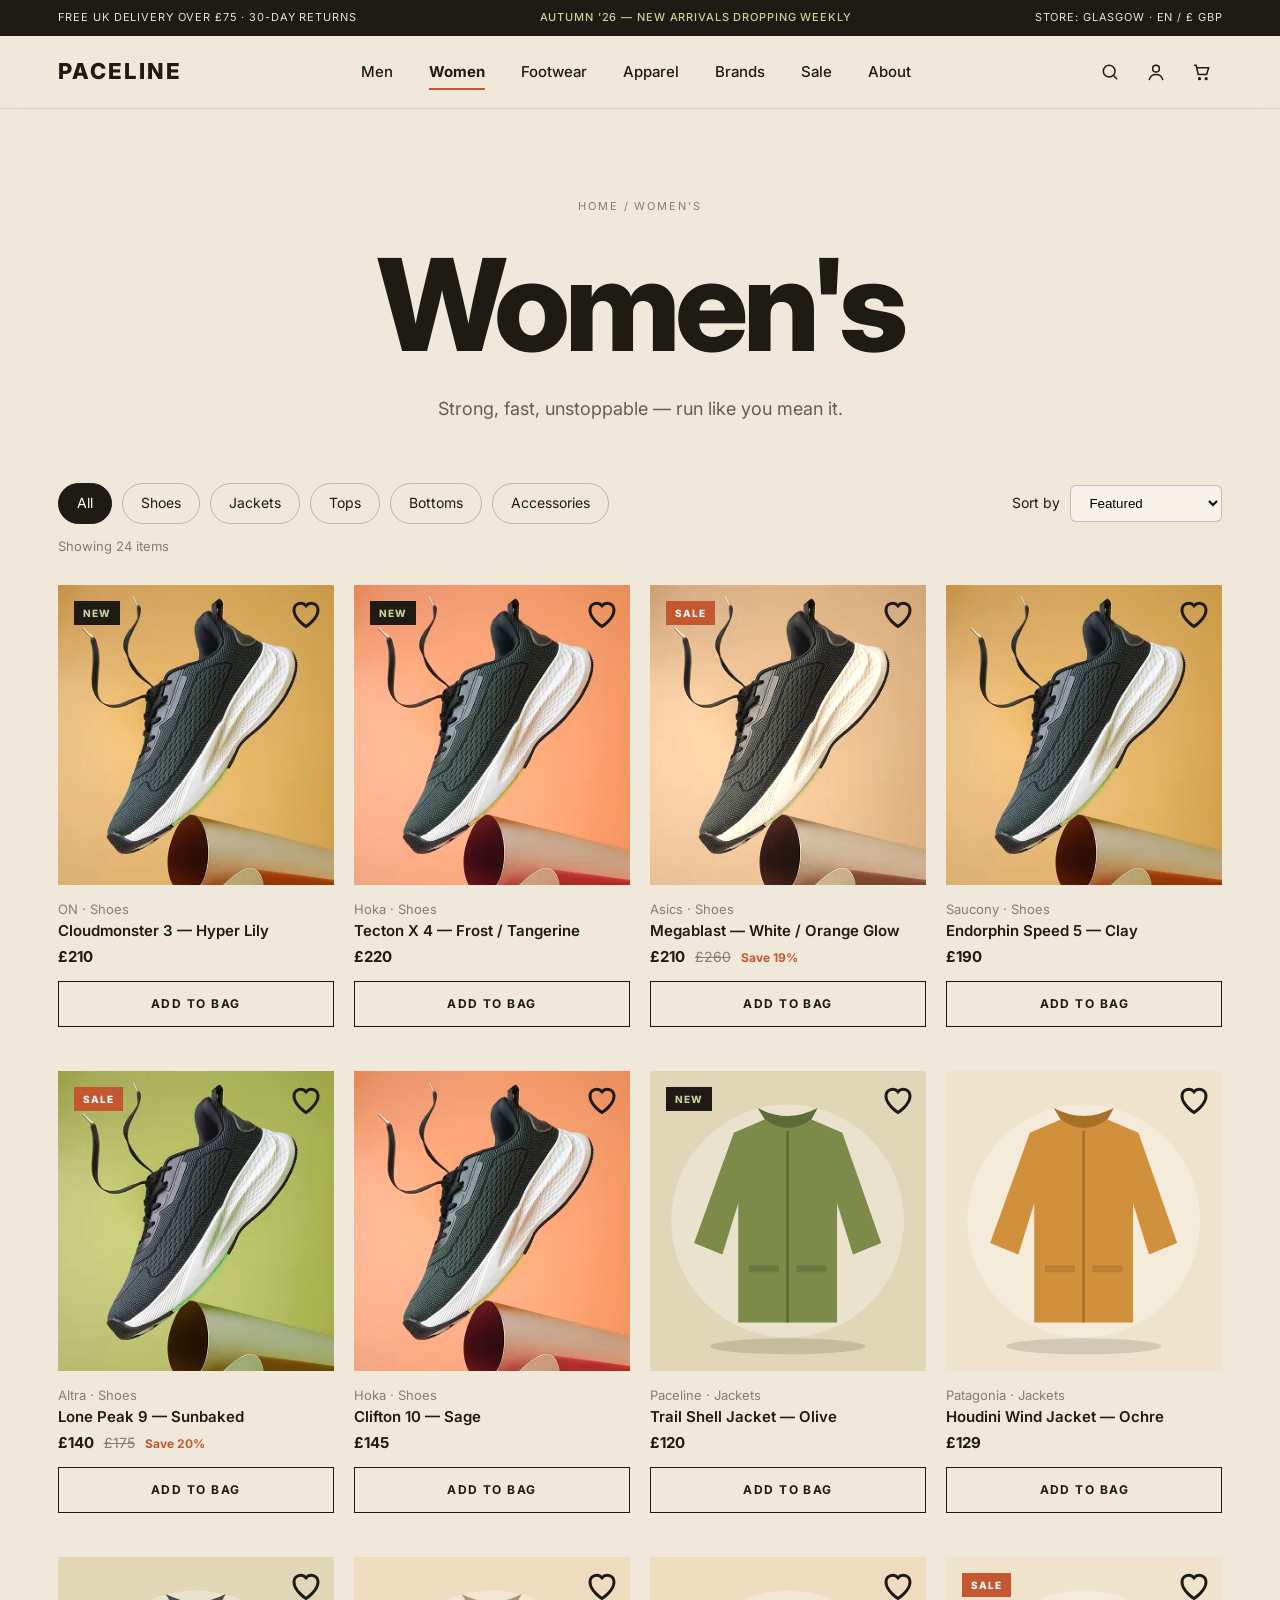
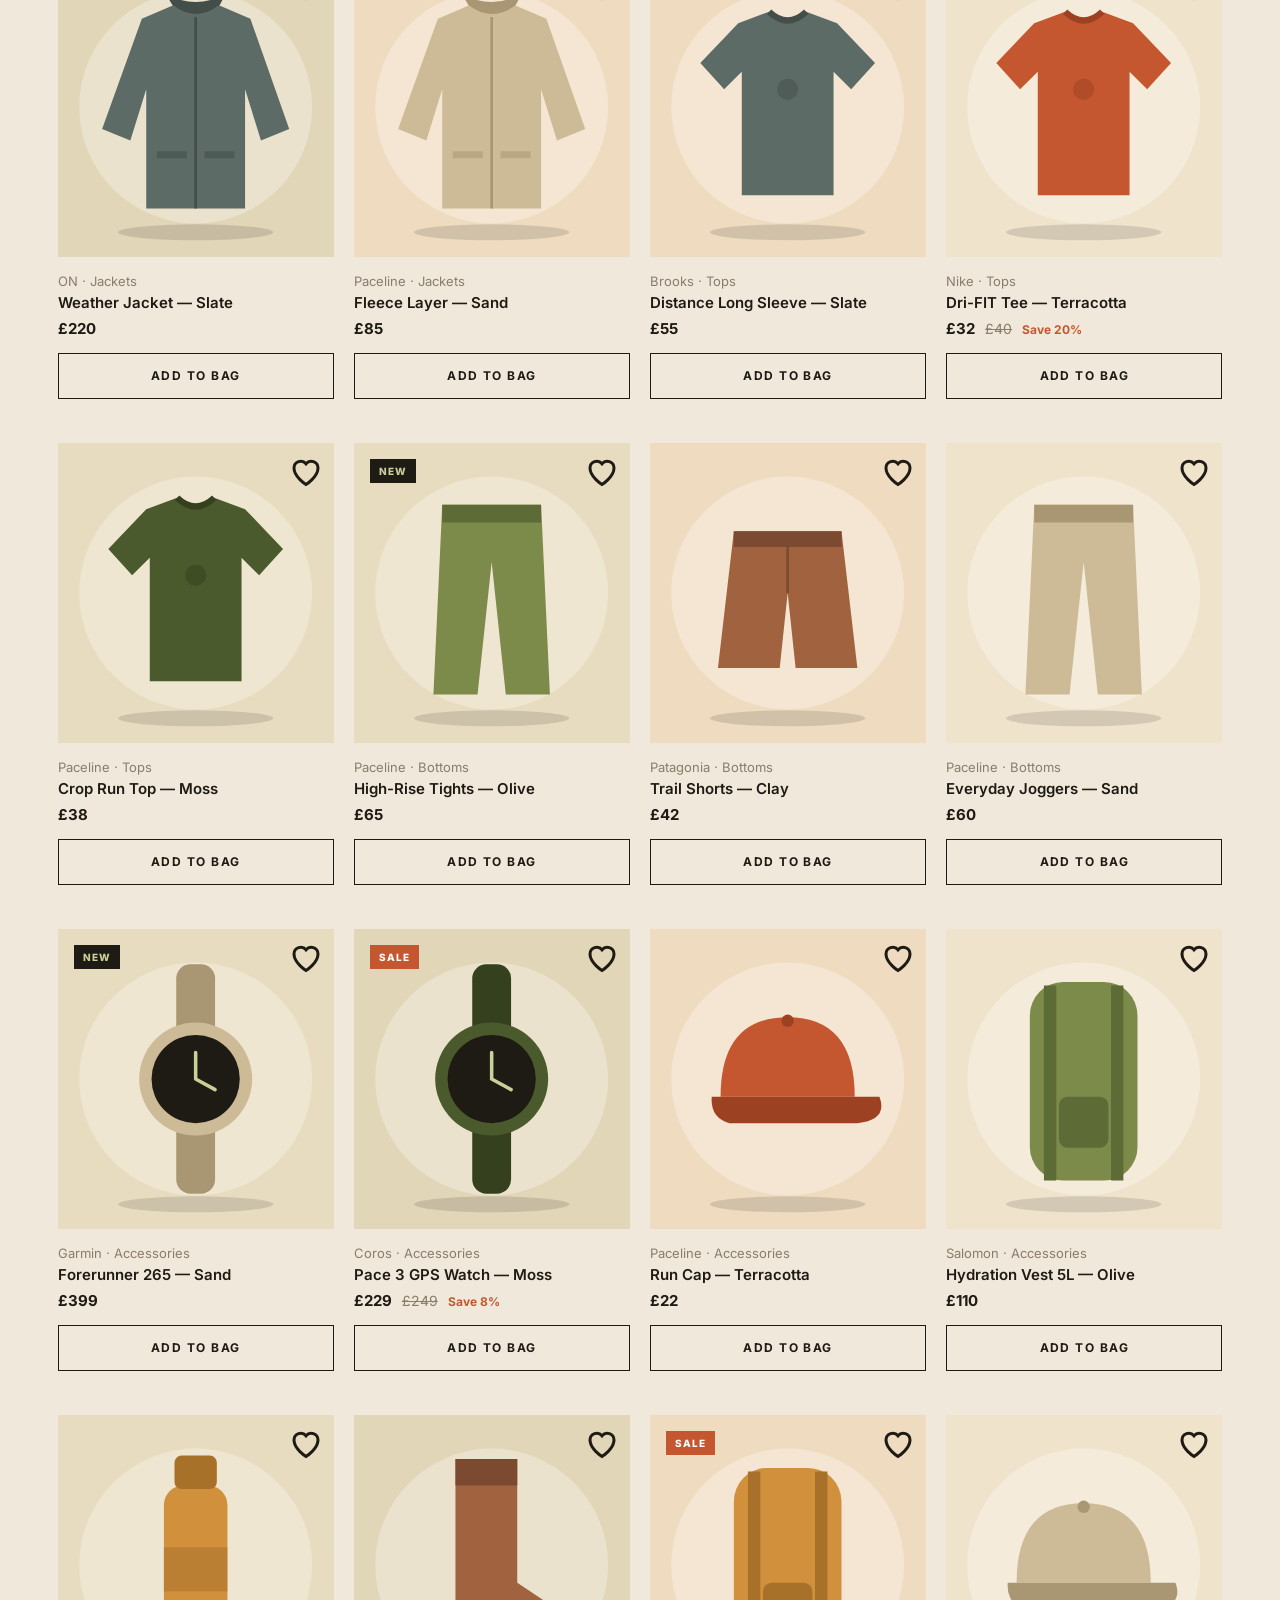
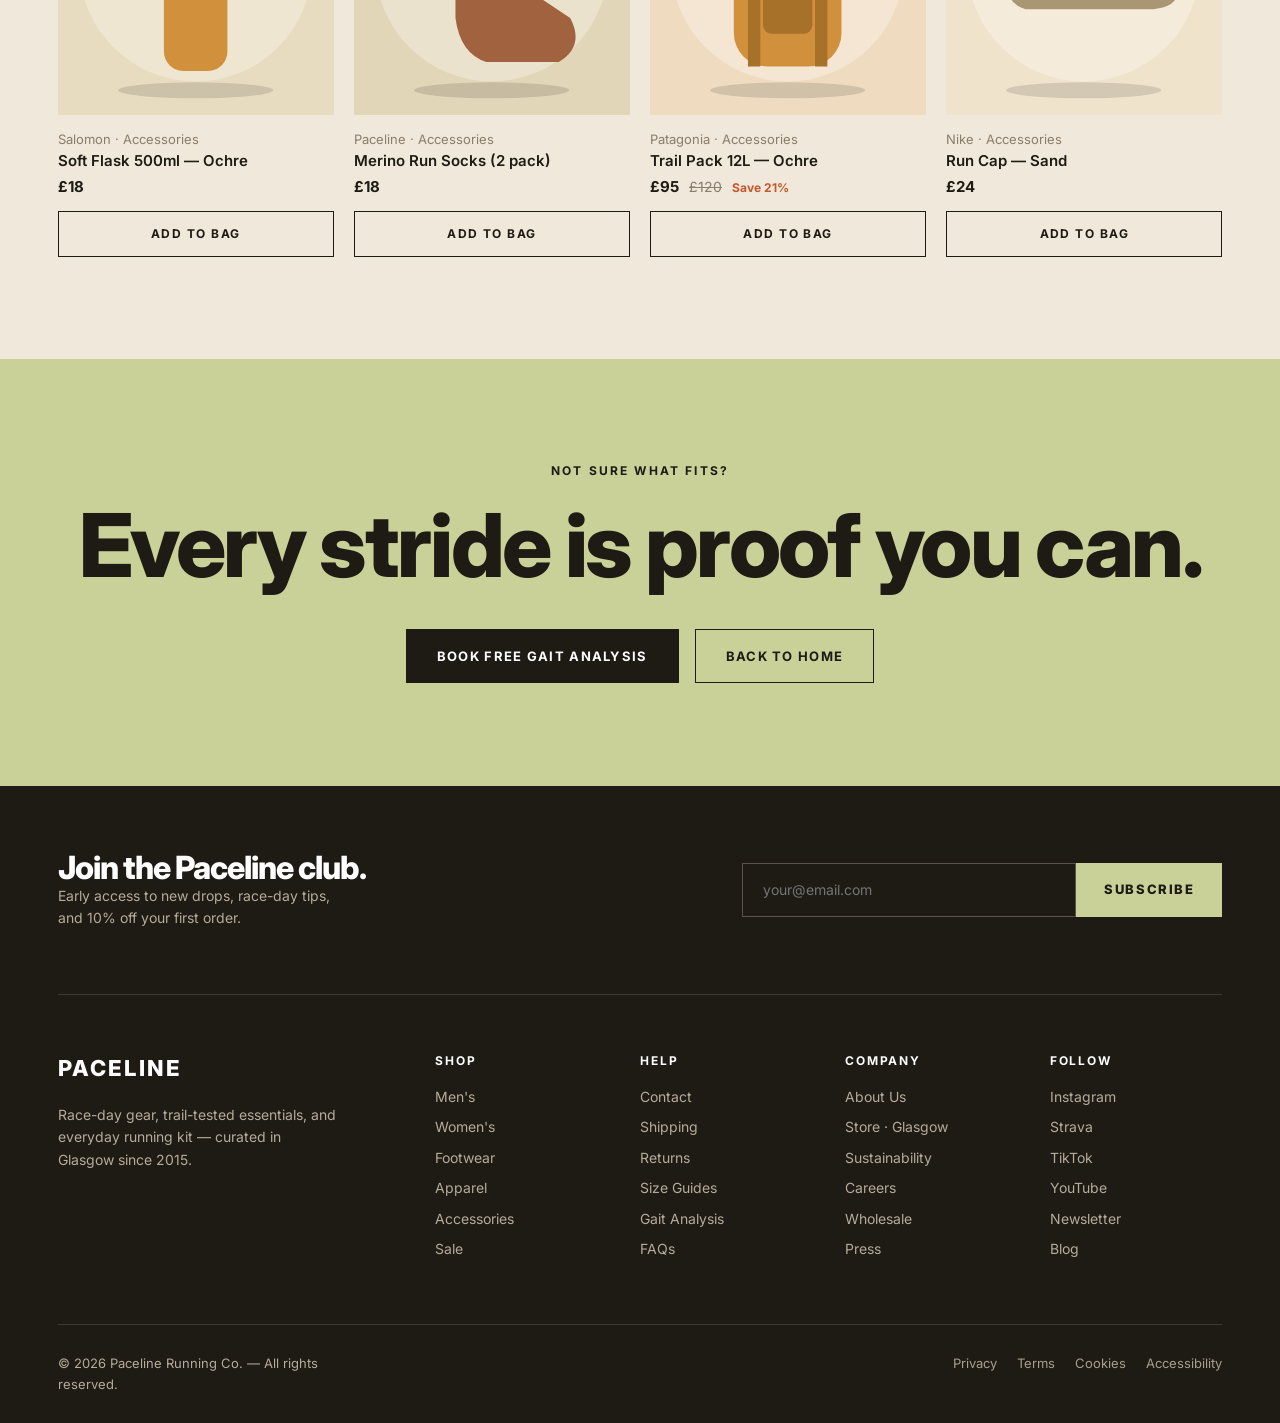
<file: women.html>
<!DOCTYPE html>
<html lang="en">
<head>
<meta charset="utf-8">
<meta name="viewport" content="width=device-width, initial-scale=1">
<title>Women's — Paceline</title>
<meta name="description" content="Running shoes, jackets and kit for women, curated by runners.">
<meta name="theme-color" content="#f0e8da">
<link rel="preconnect" href="https://fonts.googleapis.com"><link rel="preconnect" href="https://fonts.gstatic.com" crossorigin>
<link href="https://fonts.googleapis.com/css2?family=Inter:wght@400;500;600;700;800&display=swap" rel="stylesheet">
<link rel="stylesheet" href="css/style.css">
<script defer src="js/store.js"></script>
<script defer src="js/products.js"></script>
<script defer src="js/main.js"></script>
<script defer src="js/ui.js"></script>
<script defer src="js/shop.js"></script>
</head>
<body data-page="women" data-cat="women" data-filter="group">
<a class="skip" href="#main">Skip to content</a>
<div id="top"></div>
<main id="main">

<div class="wrap ah sp">
  <div class="crumb"><a href="index.html">Home</a> / Women's</div>
  <h1>Women's</h1>
  <p id="pcap">Strong, fast, unstoppable — run like you mean it.</p>
  
</div>

<section style="padding-top:20px"><div class="wrap">
  <div class="shopbar">
    <div class="fl" id="filters" role="group" aria-label="Filter products"></div>
    <label class="srt">Sort by
      <select id="sort"><option value="feat">Featured</option><option value="low">Price: low to high</option><option value="high">Price: high to low</option><option value="az">Name: A–Z</option></select>
    </label>
  </div>
  <p id="count" role="status"></p>
  <div class="grid4" id="grid"></div>
</div></section>

<section class="band"><div class="wrap rv">
  <div class="eyebrow">Not sure what fits?</div><h2>Every stride is proof you can.</h2>
  <div class="cta"><a class="btn b-k" href="gait.html">Book free gait analysis</a><a class="btn b-d" href="index.html">Back to home</a></div>
</div></section>
</main>
<div id="ftr"></div>
</body>
</html>
</file>
<file: css/style.css>
/* PACELINE – earthy palette, shared by Home + About */
:root{--sand:#f0e8da;--cream:#f8f3ea;--bark:#1e1a14;--terra:#c4572f;--moss:#7c8a4a;--sage:#c9d198;--ochre:#d1913c;--clay:#6b5b4b;--ease:cubic-bezier(.22,.8,.26,1)}
*{box-sizing:border-box;margin:0;padding:0}
html{scroll-behavior:smooth;-webkit-text-size-adjust:100%}
body{font:400 16px/1.6 Inter,system-ui,-apple-system,"Segoe UI",Roboto,Arial,sans-serif;background:var(--sand);color:var(--bark);overflow-x:hidden}
img{display:block;max-width:100%;height:auto}
a{color:inherit;text-decoration:none}
button,input{font:inherit;color:inherit}
button{cursor:pointer;background:none;border:0}
:focus-visible{outline:3px solid var(--ochre);outline-offset:3px}
.wrap{max-width:1440px;margin:0 auto;padding:0 clamp(20px,4.5vw,64px)}
.skip{position:absolute;left:-999px;top:8px;background:var(--bark);color:#fff;padding:8px 14px;z-index:99}.skip:focus{left:8px}
.sr{position:absolute;width:1px;height:1px;overflow:hidden;clip:rect(0 0 0 0)}

/* Page zoom-in transition (JS adds .out when leaving) */
main{animation:zin .8s var(--ease) backwards}
@keyframes zin{from{opacity:0;transform:scale(.96)}}
.out main{transition:.35s ease;opacity:0;transform:scale(1.04)}

/* Top bar + header */
.topbar{background:var(--bark);color:#e9e2d3;font-size:11px;letter-spacing:.08em;text-transform:uppercase}
.topbar .wrap{display:flex;justify-content:space-between;gap:16px;padding-top:9px;padding-bottom:9px}
.topbar b{color:var(--sage);font-weight:500}
header{position:sticky;top:0;z-index:50;background:rgba(240,232,218,.94);backdrop-filter:blur(10px);border-bottom:1px solid rgba(30,26,20,.1);transition:transform .45s var(--ease)}
header.hide{transform:translateY(-100%)}
header .wrap{display:flex;align-items:center;justify-content:space-between;height:72px}
.logo{font-weight:800;font-size:22px;letter-spacing:.1em;transition:transform .3s var(--ease)}.logo:hover{transform:scale(1.07)}
nav ul{display:flex;gap:36px;list-style:none}
nav a{position:relative;display:inline-block;font-size:15px;font-weight:500;padding:6px 0;transition:transform .3s var(--ease),color .3s}
nav a::after{content:"";position:absolute;left:0;bottom:0;height:2px;width:100%;background:var(--terra);transform:scaleX(0);transform-origin:left;transition:transform .35s var(--ease)}
nav a:hover{transform:scale(1.12);color:var(--terra)}nav a:hover::after,nav a[aria-current]::after{transform:scaleX(1)}
nav a[aria-current]{font-weight:700}
.tools{display:flex;gap:6px;align-items:center}
.ib{position:relative;width:40px;height:40px;display:grid;place-items:center;border-radius:50%;transition:transform .3s var(--ease),background .3s}
.ib:hover{transform:scale(1.18);background:rgba(124,138,74,.18)}
.badge{position:absolute;top:2px;right:0;background:var(--terra);color:#fff;font-size:10px;font-weight:700;min-width:16px;height:16px;border-radius:8px;display:grid;place-items:center}
.bump{animation:bump .4s}@keyframes bump{50%{transform:scale(1.5)}}
.burger{display:none}
.burger i{display:block;width:20px;height:2px;background:var(--bark);margin:4px 0;transition:.35s var(--ease)}
.burger[aria-expanded=true] i:nth-child(1){transform:translateY(6px) rotate(45deg)}
.burger[aria-expanded=true] i:nth-child(2){opacity:0}
.burger[aria-expanded=true] i:nth-child(3){transform:translateY(-6px) rotate(-45deg)}
.scrim{position:fixed;inset:0;background:rgba(30,26,20,.55);opacity:0;visibility:hidden;transition:.4s;z-index:40}
.scrim.on{opacity:1;visibility:visible}

/* Buttons */
.btn{display:inline-flex;align-items:center;gap:10px;padding:16px 30px;font-size:13px;font-weight:700;letter-spacing:.1em;text-transform:uppercase;border:1.5px solid transparent;transition:transform .3s var(--ease),background .3s,color .3s,box-shadow .3s}
.btn svg{transition:transform .3s var(--ease)}.btn:hover svg{transform:translateX(5px)}
.btn:hover{transform:translateY(-3px) scale(1.03);box-shadow:0 10px 24px rgba(30,26,20,.22)}.btn:active{transform:scale(.97)}
.b-p{background:var(--sage);color:var(--bark)}.b-p:hover{background:#d9e0ad}
.b-o{border-color:currentColor;color:#fff}.b-o:hover{background:#fff;color:var(--bark)}
.b-d{border-color:var(--bark);color:var(--bark)}.b-d:hover{background:var(--bark);color:#fff}
.b-k{background:var(--bark);color:#fff}.b-k:hover{background:var(--moss)}
.link{font-size:12px;font-weight:700;letter-spacing:.12em;text-transform:uppercase;display:inline-flex;gap:8px;align-items:center}
.link:hover{color:var(--terra)}.link span{transition:transform .3s}.link:hover span{transform:translateX(6px)}

/* Hero slider */
.hero{position:relative;min-height:min(720px,88vh);color:#fff;overflow:hidden;background:#3b3a30}
.hero>img{position:absolute;inset:0;width:100%;height:100%;object-fit:cover;object-position:70% center;animation:kb 18s ease-in-out infinite alternate}
@keyframes kb{to{transform:scale(1.08)}}
.hero::before{content:"";position:absolute;inset:0;background:linear-gradient(90deg,rgba(30,26,20,.6),rgba(30,26,20,.05) 70%);z-index:1}
.slide{position:absolute;inset:0;display:flex;flex-direction:column;justify-content:center;padding:0 clamp(20px,7vw,96px);opacity:0;visibility:hidden;transform:translateY(24px);transition:opacity .8s,transform .8s var(--ease),visibility .8s;z-index:2}
.slide.on{opacity:1;visibility:visible;transform:none}
.eyebrow{font-size:12px;font-weight:700;letter-spacing:.18em;text-transform:uppercase;color:var(--terra);margin-bottom:14px}
.hero .eyebrow,.dark .eyebrow{color:var(--sage)}
h1{font-size:clamp(46px,9vw,112px);line-height:.96;font-weight:800;letter-spacing:-.04em}
.slide p{max-width:520px;margin:24px 0 36px;font-size:18px;opacity:.92}
.cta{display:flex;gap:16px;flex-wrap:wrap}
.dots{position:absolute;right:64px;bottom:32px;display:flex;gap:6px;z-index:3}
.dots button{width:32px;height:14px;position:relative}
.dots button::after{content:"";position:absolute;left:0;right:0;top:5px;height:3px;background:rgba(255,255,255,.5);transition:.4s}
.dots button[aria-current=true]::after{background:#fff}

/* Sections */
section{padding:clamp(56px,8vw,110px) 0}
h2{font-size:clamp(30px,4.2vw,44px);line-height:1.1;font-weight:800;letter-spacing:-.03em}
.sh{display:flex;justify-content:space-between;align-items:flex-end;gap:20px;flex-wrap:wrap;margin-bottom:44px}
.grid4{display:grid;grid-template-columns:repeat(4,1fr);gap:20px}
.cat{position:relative;aspect-ratio:313/420;overflow:hidden;color:#fff;display:flex;flex-direction:column;justify-content:flex-end;padding:24px}
.cat img,.hv img,.pc .ph img{position:absolute;inset:0;width:100%;height:100%;object-fit:cover;transition:transform .9s var(--ease)}
.cat:hover img,.hv:hover img{transform:scale(1.1)}
.cat::after{content:"";position:absolute;inset:0;background:linear-gradient(transparent 45%,rgba(30,26,20,.85))}
.cat>*{position:relative;z-index:1}.cat h3{font-size:24px;font-weight:700}.cat p{font-size:14px;opacity:.9}
.cat .link{color:var(--sage);margin-top:6px}

/* Products */
.tabs{display:flex;gap:10px;flex-wrap:wrap}
.tabs button{padding:8px 18px;border:1px solid rgba(30,26,20,.25);border-radius:99px;font-size:14px;transition:.3s var(--ease)}
.tabs button:hover{transform:scale(1.07);border-color:var(--moss)}
.tabs button[aria-pressed=true]{background:var(--bark);color:#fff;border-color:var(--bark)}
.pc{transition:opacity .4s,transform .4s var(--ease)}.pc[hidden]{display:none}.pc.fade{opacity:0;transform:scale(.94)}
.pc .ph{position:relative;aspect-ratio:313/340;overflow:hidden}
.pc:hover .ph img{transform:scale(1.08)}
.tag{position:absolute;top:16px;left:16px;z-index:1;background:var(--bark);color:var(--sage);font-size:10px;font-weight:800;letter-spacing:.1em;padding:4px 9px}.tag.s{background:var(--terra);color:#fff}
.heart{position:absolute;top:10px;right:10px;z-index:1;width:36px;height:36px;display:grid;place-items:center;transition:transform .3s var(--ease)}
.heart:hover{transform:scale(1.25)}.heart[aria-pressed=true] svg{fill:var(--terra);stroke:var(--terra)}
.pc small{display:block;margin-top:14px;color:#8a7d6c;font-size:13px}.pc h3{font-size:15px;font-weight:600}.pc b{font-size:15px}

/* Story */
.story{display:grid;grid-template-columns:1fr 1fr;padding:0}
.story img{width:100%;height:100%;object-fit:cover;min-height:380px}
.dark{background:var(--bark);color:#fff}
.story .txt{padding:clamp(40px,7vw,100px) clamp(24px,6vw,96px);display:flex;flex-direction:column;justify-content:center}
.story h2{font-size:clamp(32px,4vw,48px);margin:8px 0 24px}.story p{color:#cfc6b4;max-width:520px}
.stats{display:flex;gap:44px;margin:32px 0;flex-wrap:wrap}
.stats b{display:block;font-size:44px;line-height:1;font-weight:800;color:var(--sage)}
.stats span{font-size:11px;letter-spacing:.14em;color:#a89f8d;text-transform:uppercase}

/* Hover image + achievement overlay */
.hv{position:relative;overflow:hidden;min-height:480px;color:#fff;display:flex;flex-direction:column;justify-content:flex-end;padding:40px;aspect-ratio:644/480}
.hv::before{content:"";position:absolute;inset:0;background:linear-gradient(transparent 35%,rgba(30,26,20,.8));z-index:1}
.hv>*{position:relative;z-index:2}.hv h3{font-size:clamp(30px,3.6vw,44px);font-weight:800;letter-spacing:-.03em;line-height:1.1}.hv p{margin:6px 0 18px}
.hv .link{color:var(--sage)}
.tip{position:absolute!important;left:0;right:0;bottom:0;z-index:3!important;background:rgba(124,138,74,.96);padding:26px 40px;transform:translateY(101%);transition:transform .55s var(--ease);font-size:15px}
.tip strong{display:block;font-size:12px;letter-spacing:.14em;text-transform:uppercase;color:var(--bark);margin-bottom:4px}
.hv:hover .tip,.hv:focus-within .tip,.hv.on .tip{transform:none}
.hv:hover h3{transform:translateY(-4px)}.hv h3{transition:transform .5s var(--ease)}

/* Newsletter + footer */
.news{padding:64px 0;display:flex;justify-content:space-between;align-items:center;gap:32px;flex-wrap:wrap;border-bottom:1px solid rgba(255,255,255,.14)}
.news h2{font-size:32px}.news p{color:#b5ac9a;font-size:14px}
.news form{display:flex;flex:0 1 480px;min-width:260px}
.news input{flex:1;min-width:0;background:transparent;border:1px solid #5b5446;padding:0 20px;height:54px}
.news input:focus{border-color:var(--sage)}
.news button{background:var(--sage);color:var(--bark);padding:0 28px;font-weight:800;font-size:13px;letter-spacing:.12em;transition:.3s}.news button:hover{background:#fff}
#msg{width:100%;min-height:22px;font-size:14px;color:var(--sage)}
footer{background:var(--bark);color:#fff;font-size:14px}
.fg{display:grid;grid-template-columns:2fr repeat(4,1fr);gap:32px;padding:56px 0}
footer .logo{display:inline-block;color:#fff;margin-bottom:18px}footer p{color:#b5ac9a;max-width:280px}
footer h4{font-size:12px;letter-spacing:.16em;margin-bottom:16px}
footer li{list-style:none;margin-bottom:8px}footer li a{color:#b5ac9a;transition:.3s;display:inline-block}footer li a:hover{color:var(--sage);transform:translateX(4px)}
.legal{display:flex;justify-content:space-between;gap:16px;flex-wrap:wrap;padding:28px 0;border-top:1px solid rgba(255,255,255,.14);color:#a89f8d;font-size:13px}
.legal span a{margin-left:20px}.legal a:hover{color:var(--sage)}

/* About */
.ah{text-align:center;padding:clamp(48px,7vw,90px) 0 40px}
.crumb{font-size:11px;letter-spacing:.18em;color:#8a7d6c;text-transform:uppercase}
.ah h1{font-size:clamp(64px,13vw,168px);margin:28px 0}
.ah p{max-width:660px;margin:0 auto;font-size:18px;color:var(--clay)}
.wide{overflow:hidden}.wide img{width:100%;transition:transform 1.2s var(--ease)}.wide:hover img{transform:scale(1.05)}
.why{display:grid;grid-template-columns:1fr 1fr;gap:48px}.why p{color:var(--clay);margin-bottom:16px;max-width:560px}.why h2{font-size:clamp(36px,5vw,56px)}
.alt{background:var(--cream)}
.vals{display:grid;grid-template-columns:repeat(3,1fr);gap:24px}
.card{background:#fff;padding:40px;transition:transform .4s var(--ease),box-shadow .4s}
.card:hover{transform:translateY(-8px);box-shadow:0 18px 40px rgba(30,26,20,.14)}
.card b.n{display:block;font-size:64px;line-height:1;font-weight:800}.card h3{margin:20px 0 16px;font-size:22px}.card p{font-size:14px;color:var(--clay)}
.tl{display:grid;grid-template-columns:repeat(4,1fr);gap:20px}
.tl div{border-top:2px solid #cdc7b4;padding-top:28px;transition:border-color .3s}.tl div:hover{border-color:var(--terra)}
.tl b{display:block;font-size:48px;line-height:1;color:var(--terra);font-weight:800}.tl h3{margin:22px 0 10px}.tl p{font-size:14px;color:var(--clay)}
.visit{display:grid;grid-template-columns:1fr 1fr;padding:0;overflow:hidden}
.visit .txt{padding:96px clamp(24px,6vw,96px)}.visit h2{color:#fff;margin-top:8px}.visit address{font-style:normal;color:#cfc6b4;margin-top:20px}
.visit img{width:100%;height:100%;object-fit:cover}
.fgrid{display:grid;grid-template-columns:1fr 1fr;gap:24px}
.fc{background:#fff;transition:transform .4s var(--ease),box-shadow .4s}.fc:hover{transform:translateY(-6px);box-shadow:0 18px 40px rgba(30,26,20,.14)}
.fc .hv{aspect-ratio:644/460;min-height:0;padding:24px;justify-content:flex-end}.fc .hv::before{display:none}
.pill{align-self:flex-start;background:var(--sage);color:var(--bark);font-size:12px;font-weight:700;padding:5px 14px;border-radius:99px;transition:opacity .3s}.hv:hover .pill,.hv.on .pill{opacity:0}
.fc .tip{padding:20px 24px}
.fc>div:last-child{padding:36px 40px 44px}.fc h3{font-size:26px}.fc em{display:block;font-style:normal;color:var(--terra);font-size:13px;margin:6px 0 14px}.fc p{color:var(--clay);font-size:15px}
.band{background:var(--sage);text-align:center}.band h2{font-size:clamp(40px,7vw,88px);line-height:1;margin:20px 0 40px}.band .eyebrow{color:var(--bark);margin:0}.band .cta{justify-content:center}

/* Scroll reveal */
.rv{opacity:0;transform:translateY(36px) scale(.97);transition:opacity .9s,transform .9s var(--ease)}.rv.in{opacity:1;transform:none}

/* Responsive */
@media(max-width:960px){
 header{backdrop-filter:none;-webkit-backdrop-filter:none;background:var(--sand)} /* blur would trap the fixed drawer inside the header */
 .burger{display:block}
 nav{position:fixed;top:0;right:0;bottom:0;width:min(320px,82vw);background:var(--cream);padding:100px 32px;transform:translateX(105%);transition:transform .55s var(--ease);z-index:60;box-shadow:-20px 0 50px rgba(0,0,0,.2);visibility:hidden}
 nav.open{transform:none;visibility:visible}
 nav ul{flex-direction:column;gap:6px}nav a{font-size:22px;padding:10px 0}
 nav li{opacity:0;transform:translateX(30px);transition:.5s var(--ease)}nav.open li{opacity:1;transform:none}
 nav.open li:nth-child(2){transition-delay:.06s}nav.open li:nth-child(3){transition-delay:.12s}nav.open li:nth-child(4){transition-delay:.18s}nav.open li:nth-child(5){transition-delay:.24s}nav.open li:nth-child(6){transition-delay:.3s}nav.open li:nth-child(7){transition-delay:.36s}
 .grid4,.tl{grid-template-columns:repeat(2,1fr)}.story,.visit,.why,.fgrid{grid-template-columns:1fr}.vals{grid-template-columns:1fr}.fg{grid-template-columns:1fr 1fr}.dots{right:20px}
 .topbar span:not(:nth-child(2)){display:none}.topbar .wrap{justify-content:center}
}
@media(max-width:520px){.grid4,.tl{grid-template-columns:1fr}.hv{padding:24px;min-height:380px}.tip{padding:20px 24px}.fg{grid-template-columns:1fr}.btn{padding:14px 22px}}
@media(prefers-reduced-motion:reduce){*,*::before,*::after{animation:none!important;transition-duration:.01ms!important;scroll-behavior:auto!important}.rv{opacity:1;transform:none}}

/* ---------- Shop pages (Men, Women, Footwear, Apparel, Brands, Sale) ---------- */
.sp h1{font-size:clamp(48px,10vw,128px)}
.shopbar{display:flex;justify-content:space-between;align-items:center;gap:20px;flex-wrap:wrap;margin-bottom:12px}
.fl{display:flex;gap:10px;flex-wrap:wrap}
.fl button{padding:8px 18px;border:1px solid rgba(30,26,20,.25);border-radius:99px;font-size:14px;transition:.3s var(--ease)}
.fl button:hover{transform:scale(1.07);border-color:var(--moss)}
.fl button[aria-pressed=true]{background:var(--bark);color:#fff;border-color:var(--bark)}
.srt{font-size:14px;display:flex;align-items:center;gap:10px}
.srt select{padding:9px 14px;border:1px solid rgba(30,26,20,.25);background:var(--cream);border-radius:6px;transition:border-color .3s}
.srt select:hover{border-color:var(--moss)}
#count{font-size:13px;color:#8a7d6c;margin-bottom:28px}
#grid{row-gap:44px}
.rise{animation:rise .7s var(--ease) backwards}
@keyframes rise{from{opacity:0;transform:translateY(30px) scale(.95)}}
.pc .ph svg{position:absolute;inset:0;width:100%;height:100%;transition:transform .9s var(--ease)}
.pc:hover .ph svg{transform:scale(1.08)}
.pr{display:flex;align-items:baseline;gap:10px;margin:2px 0 12px}
.pr s{color:#8a7d6c;font-size:14px}.pr em{font-style:normal;font-size:12px;font-weight:700;color:var(--terra)}
.add{width:100%;padding:12px;border:1.5px solid var(--bark);font-size:12px;font-weight:700;letter-spacing:.12em;text-transform:uppercase;transition:transform .3s var(--ease),background .3s,color .3s}
.add:hover{background:var(--bark);color:#fff;transform:translateY(-2px)}
.add.done{background:var(--moss);border-color:var(--moss);color:#fff}
.toast{position:fixed;left:50%;bottom:28px;z-index:80;background:var(--bark);color:#fff;padding:14px 24px;border-radius:99px;font-size:14px;transform:translate(-50%,140%);transition:transform .5s var(--ease),opacity .4s;opacity:0;pointer-events:none;max-width:90vw;text-align:center}
.toast.on{transform:translate(-50%,0);opacity:1}

/* ---------- Interactive features: panels, cart, search, login, forms, booking, account, checkout ---------- */
.badge[hidden],.fld[hidden]{display:none}
.toast{z-index:120;display:flex;gap:16px;align-items:center;justify-content:center}.toast.on{pointer-events:auto}
.toast button{color:var(--sage);font-weight:700;text-decoration:underline;white-space:nowrap}
.pscrim{position:fixed;inset:0;background:rgba(30,26,20,.55);opacity:0;visibility:hidden;transition:opacity .4s,visibility .4s;z-index:85}
.pscrim.on{opacity:1;visibility:visible}
.panel{position:fixed;z-index:90;visibility:hidden;background:var(--cream);transition:transform .55s var(--ease),visibility .55s,opacity .4s;outline:none}
.panel.open{visibility:visible}
.phd{display:flex;justify-content:space-between;align-items:center;padding:20px 24px;border-bottom:1px solid rgba(30,26,20,.12)}
.phd h2{font-size:22px}
.xb{width:40px;height:40px;border-radius:50%;display:grid;place-items:center;flex:none;transition:transform .35s var(--ease),background .3s}
.xb:hover{transform:rotate(90deg) scale(1.1);background:rgba(124,138,74,.2)}

/* cart drawer */
.cartp{top:0;right:0;bottom:0;width:min(440px,100vw);transform:translateX(105%);display:flex;flex-direction:column;box-shadow:-20px 0 50px rgba(0,0,0,.25)}
.cartp.open{transform:none}
.pbd{flex:1;overflow-y:auto;padding:4px 24px}.pft{padding:18px 24px 22px;border-top:1px solid rgba(30,26,20,.12);background:#fff}.pft[hidden]{display:none}
.ci{display:grid;grid-template-columns:76px 1fr auto;gap:14px;padding:16px 0;border-bottom:1px solid rgba(30,26,20,.1);list-style:none;animation:rise .5s var(--ease) backwards}
.th{position:relative;width:76px;height:84px;overflow:hidden;background:var(--sand)}
.th img,.th svg{position:absolute;inset:0;width:100%;height:100%;object-fit:cover}
.ci b{font-size:14px;line-height:1.3;display:block}.ci small{display:block;color:#8a7d6c;font-size:12px}
.qty{display:inline-flex;align-items:center;border:1px solid rgba(30,26,20,.25);margin-top:8px}
.qty button{width:30px;height:30px;font-size:18px;transition:background .2s}.qty button:hover{background:var(--sage)}
.qty span{min-width:30px;text-align:center;font-size:14px;font-weight:600}
.rt{display:flex;flex-direction:column;justify-content:space-between;align-items:flex-end}
.rm{font-size:13px;color:var(--clay);text-decoration:underline;transition:color .2s}.rm:hover{color:var(--terra)}
.empty{text-align:center;padding:48px 8px;color:var(--clay);grid-column:1/-1}
.ship p{font-size:13px;margin-bottom:8px}
.bar{height:6px;background:rgba(30,26,20,.12);border-radius:3px;overflow:hidden}.bar i{display:block;height:100%;background:var(--moss);transition:width .6s var(--ease)}
.promo{display:flex;gap:8px;flex-wrap:wrap;margin:14px 0}
.promo input{flex:1;min-width:0;padding:11px 14px;border:1px solid rgba(30,26,20,.3);background:var(--cream)}
.promo button:not([data-unpromo]){padding:0 18px;background:var(--bark);color:#fff;font-weight:700;font-size:12px;letter-spacing:.1em;text-transform:uppercase;transition:background .3s}
.promo button:not([data-unpromo]):hover{background:var(--moss)}
.promo .pm,.promo .ok{width:100%;font-size:13px}.promo .ok{color:var(--moss)}.promo [data-unpromo]{color:var(--terra);text-decoration:underline;margin-left:8px;font-size:13px}
.sum .row{display:flex;justify-content:space-between;padding:4px 0;font-size:14px}
.sum .tot{font-size:18px;border-top:1px solid rgba(30,26,20,.15);margin-top:8px;padding-top:12px}
.cs-btn{display:block;margin:14px auto 0}

/* search overlay */
.search{top:0;left:0;right:0;transform:translateY(-105%);padding:26px clamp(20px,4.5vw,64px) 34px;max-height:90vh;overflow-y:auto;box-shadow:0 24px 60px rgba(0,0,0,.25)}
.search.open{transform:none}
.sf2{display:flex;gap:12px;align-items:center;max-width:900px;margin:0 auto}
.sf2 input{flex:1;min-width:0;font-size:22px;padding:12px 4px;border:0;border-bottom:2px solid var(--bark);background:transparent;border-radius:0;transition:border-color .3s}
.sf2 input:focus{outline:none;border-color:var(--terra)}
#sres{max-width:900px;margin:22px auto 0}
.hint{color:var(--clay);font-size:14px;margin-bottom:12px}
.chips{display:flex;gap:10px;flex-wrap:wrap}
.chips button,.chipl{padding:8px 18px;border:1px solid rgba(30,26,20,.25);border-radius:99px;text-transform:capitalize;font-size:14px;transition:.3s var(--ease)}
.chips button:hover,.chipl:hover{background:var(--bark);color:#fff;transform:scale(1.07)}
.rl{list-style:none}
.rl li{display:flex;align-items:center;gap:12px;border-bottom:1px solid rgba(30,26,20,.1);animation:rise .4s var(--ease) backwards}
.rl li>a{flex:1;display:flex;align-items:center;gap:14px;padding:10px 0;min-width:0;transition:transform .3s var(--ease)}.rl li>a:hover{transform:translateX(6px)}
.rl .th{width:56px;height:62px;flex:none}
.rl .tx{flex:1;min-width:0}.rl .tx b{display:block;font-size:15px;white-space:nowrap;overflow:hidden;text-overflow:ellipsis}.rl small{color:#8a7d6c;font-size:12px}
.rl .pz{font-weight:700}.rl .add{width:auto;padding:8px 18px}
.all{margin-top:20px}
.sfp{display:flex;gap:10px;max-width:560px;margin:26px auto 0}
.sfp input{flex:1;min-width:0;padding:14px 16px;border:1px solid rgba(30,26,20,.3);background:#fff}
.ah h1.long{font-size:clamp(34px,6vw,72px);margin:22px 0}

/* login modal + account menu */
.modal{top:50%;left:50%;width:min(440px,calc(100vw - 32px));max-height:92vh;overflow-y:auto;padding:28px 32px 32px;transform:translate(-50%,-46%) scale(.94);opacity:0;box-shadow:0 30px 80px rgba(0,0,0,.35)}
.modal.open{transform:translate(-50%,-50%);opacity:1}
.mtabs{display:flex;margin-bottom:22px;border-bottom:1px solid rgba(30,26,20,.15)}
.mtabs button{flex:1;padding:12px;font-weight:700;border-bottom:3px solid transparent;margin-bottom:-1px;color:var(--clay);transition:.3s}
.mtabs button[aria-selected=true]{color:var(--bark);border-color:var(--terra)}
.avatar{width:30px;height:30px;border-radius:50%;background:var(--moss);color:#fff;font-weight:700;font-size:14px;display:grid;place-items:center}
.pop{position:absolute;right:clamp(20px,4.5vw,64px);top:calc(100% + 8px);min-width:240px;background:var(--cream);border:1px solid rgba(30,26,20,.15);box-shadow:0 18px 40px rgba(30,26,20,.2);padding:8px;animation:rise .3s var(--ease)}
.pop[hidden]{display:none}
.pop p{padding:10px 12px;border-bottom:1px solid rgba(30,26,20,.1);margin-bottom:6px}.pop small{display:block;color:#8a7d6c}
.pop a,.pop button{display:block;width:100%;text-align:left;padding:10px 12px;font-size:14px;transition:background .2s,transform .2s}
.pop a:hover,.pop button:hover{background:rgba(124,138,74,.2);transform:translateX(4px)}

/* forms */
.fld{display:flex;flex-direction:column;gap:6px;margin-bottom:16px;border:0;min-width:0}
.fld label,.fld legend{font-size:13px;font-weight:600;padding:0;margin-bottom:6px}
.fld label:not(legend){margin-bottom:0}
.fld input:not([type=checkbox]):not([type=radio]),.fld select,.fld textarea{padding:13px 14px;border:1px solid rgba(30,26,20,.3);background:#fff;border-radius:0;width:100%;transition:border-color .3s,box-shadow .3s}
.fld input:focus,.fld select:focus,.fld textarea:focus{outline:none;border-color:var(--moss);box-shadow:0 0 0 3px rgba(124,138,74,.28)}
.fld [aria-invalid=true]{border-color:var(--terra)}
.fld textarea{resize:vertical;min-height:84px}
.err,.msg.bad{color:var(--terra);font-size:13px}.err:empty{display:none}
.fld small{color:#8a7d6c;font-size:12px}
.msg{font-size:14px;min-height:0}.msg:empty{display:none}
.chk{display:flex;gap:10px;align-items:flex-start;font-size:14px;margin-bottom:14px}.chk input{margin-top:4px;accent-color:var(--moss)}
.row2{display:grid;grid-template-columns:1fr 1fr;gap:16px}
.btn[disabled]{opacity:.6;pointer-events:none}
.btn.sm{padding:9px 16px;font-size:11px}

/* gait booking */
.gait{display:grid;grid-template-columns:1fr 1.1fr;gap:56px;align-items:start}
.steps{list-style:none;counter-reset:s;margin:22px 0 28px}
.steps li{counter-increment:s;display:grid;grid-template-columns:56px 1fr;gap:16px;padding:18px 0;border-top:1px solid rgba(30,26,20,.15);transition:transform .3s var(--ease)}
.steps li:hover{transform:translateX(6px)}
.steps li::before{content:"0" counter(s);font-size:32px;font-weight:800;color:var(--terra);line-height:1}
.steps b{display:block;font-size:18px}.steps p{color:var(--clay);font-size:15px}
.facts{display:flex;gap:10px;flex-wrap:wrap;list-style:none}.facts li{background:var(--sage);padding:6px 14px;border-radius:99px;font-size:13px;font-weight:700}
.gcard{background:#fff;padding:clamp(24px,4vw,44px);box-shadow:0 18px 50px rgba(30,26,20,.1)}
.gcard h2{font-size:28px;margin-bottom:6px}.sub{color:var(--clay);margin-bottom:24px}
.chipset{display:flex;gap:8px;flex-wrap:wrap}
.chip{position:relative;display:block}
.chip input{position:absolute;opacity:0;inset:0;width:100%;height:100%;margin:0;cursor:pointer}
.chip span{display:block;padding:10px 16px;border:1px solid rgba(30,26,20,.3);font-size:14px;font-weight:600;transition:.3s var(--ease)}
.chip:hover span{transform:translateY(-2px);border-color:var(--moss)}
.chip input:checked+span{background:var(--bark);color:#fff;border-color:var(--bark)}
.chip input:focus-visible+span{outline:3px solid var(--ochre);outline-offset:2px}
.chip input:disabled{cursor:not-allowed}.chip input:disabled+span{opacity:.45;text-decoration:line-through;transform:none}
.conf{text-align:center;outline:none}
.conf dl{display:grid;grid-template-columns:auto 1fr;gap:8px 22px;text-align:left;margin:22px 0;background:var(--cream);padding:20px 24px}
.conf dt{color:var(--clay);font-size:13px}.conf dd{font-weight:600}
.tick{width:68px;height:68px;border-radius:50%;background:var(--sage);display:grid;place-items:center;margin:0 auto 18px;font-size:32px;font-weight:800;animation:pop .6s var(--ease)}
@keyframes pop{from{transform:scale(0)}}
.acts{display:flex;gap:12px;flex-wrap:wrap;justify-content:center;align-items:center}
.note{margin-top:16px;font-size:14px;color:var(--clay)}

/* account + checkout */
.acc-s{padding:48px 0 0}.acc-s h2{margin-bottom:22px;font-size:30px}
.prof{display:flex;justify-content:space-between;align-items:center;gap:20px;flex-wrap:wrap}.prof h2{font-size:clamp(30px,4vw,44px)}.prof p{color:var(--clay)}
.alist{list-style:none;display:grid;gap:14px}
.ar{background:#fff;padding:22px 26px;display:flex;justify-content:space-between;gap:16px;align-items:center;flex-wrap:wrap;transition:transform .3s var(--ease),box-shadow .3s}
.ar:hover{transform:translateY(-3px);box-shadow:0 14px 30px rgba(30,26,20,.1)}
.ar h3{font-size:18px}.ar p{font-size:14px;color:var(--clay);max-width:60ch}
.st{display:inline-block;font-size:11px;font-weight:800;letter-spacing:.1em;text-transform:uppercase;padding:4px 12px;border-radius:99px;background:var(--sage)}.st.x{background:#ecd0c5;color:var(--terra)}
.none{color:var(--clay)}
.co{display:grid;grid-template-columns:1.3fr 1fr;gap:48px;align-items:start}
.co h2{font-size:24px;margin:8px 0 18px}
.cs{background:#fff;padding:30px;position:sticky;top:96px}.cs h2{margin-top:0}.cs .ci{grid-template-columns:64px 1fr auto}.cs .th{width:64px;height:70px}
.radios{display:grid;gap:10px;margin-bottom:18px}
.rad{display:flex;gap:12px;align-items:center;border:1px solid rgba(30,26,20,.3);padding:14px 16px;cursor:pointer;background:#fff;transition:.3s}
.rad:hover{border-color:var(--moss)}.rad:has(input:checked){border-color:var(--bark);background:var(--cream)}.rad input{accent-color:var(--moss)}.rad span{flex:1;font-size:14px}.rad b{font-size:14px}
.cwrap{max-width:720px;margin:0 auto}

@media(max-width:960px){.gait,.co{grid-template-columns:1fr}.cs{position:static}}
@media(max-width:520px){.row2{grid-template-columns:1fr}.sf2 .btn{display:none}.modal{padding:22px}.toast{width:calc(100vw - 32px);border-radius:16px}}

/* fixes: footer newsletter form layout; wrap long names in mobile search results */
.news form{flex-wrap:wrap}
.news input{flex:1 1 200px}
#msg{flex:1 1 100%;min-height:0}
@media(max-width:520px){.rl .tx b{white-space:normal}}
</file>
